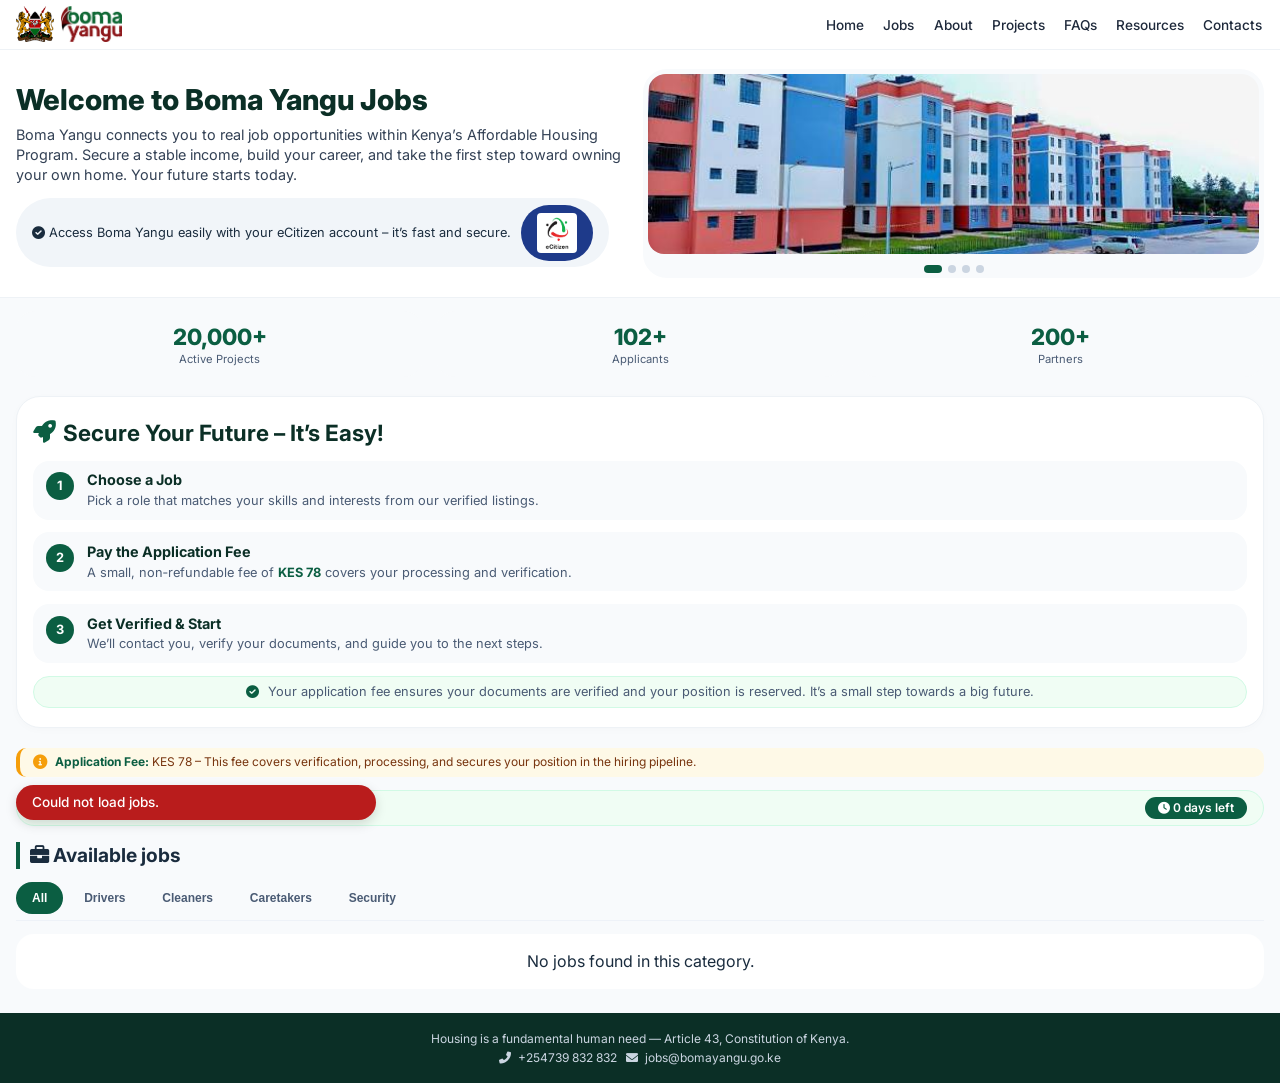
<file: index.html>
<!DOCTYPE html>
<html lang="en">
<head>
  <meta charset="UTF-8">
  <!-- No-cache meta tags -->
  <meta http-equiv="Cache-Control" content="no-cache, no-store, must-revalidate">
  <meta http-equiv="Pragma" content="no-cache">
  <meta http-equiv="Expires" content="0">
  <meta name="viewport" content="width=device-width, initial-scale=1.0, maximum-scale=1.0, user-scalable=yes">
  <title>Boma Yangu Jobs</title>
  <link href="https://fonts.googleapis.com/css2?family=Inter:opsz,wght@14..32,400;500;600;700;800&display=swap" rel="stylesheet">
  <link rel="stylesheet" href="https://cdnjs.cloudflare.com/ajax/libs/font-awesome/6.0.0-beta3/css/all.min.css">
  <style>
    /* ---------- Reset & Base ---------- */
    * { margin:0; padding:0; box-sizing:border-box; }
    body { font-family:'Inter',sans-serif; background:#f8fafc; color:#1a2c3e; line-height:1.4; }
    .container { max-width:1280px; margin:0 auto; padding:0 1rem; }

    /* ---------- NAVBAR ---------- */
    .navbar { background:white; padding:0.4rem 1rem; border-bottom:1px solid #eef2f6; position:sticky; top:0; z-index:1000; }
    .nav-container { max-width:1280px; margin:0 auto; display:flex; justify-content:space-between; align-items:center; flex-wrap:wrap; }
    .logo { display:flex; align-items:center; gap:0.4rem; cursor:pointer; user-select:none; }
    .logo img { height:36px; width:auto; }
    .hamburger { display:none; font-size:1.6rem; background:none; border:none; color:#0b5e42; padding:0.3rem; touch-action:manipulation; }
    .nav-links { display:flex; gap:1rem; list-style:none; align-items:center; }
    .nav-links li a { text-decoration:none; color:#1e293b; font-weight:500; font-size:0.85rem; padding:0.3rem 0.1rem; border-bottom:2px solid transparent; transition:0.2s; }
    .nav-links li a:hover { border-bottom-color:#0b5e42; color:#0b5e42; }

    /* ---------- HERO ---------- */
    .hero-welcome { background:white; padding:1.2rem 1rem; border-bottom:1px solid #eef2f6; }
    .hero-container { max-width:1280px; margin:0 auto; display:flex; flex-wrap:wrap; align-items:center; gap:1rem; }
    .hero-left { flex:1; }
    .hero-left h1 { font-size:1.8rem; font-weight:800; color:#0b2f26; margin-bottom:0.3rem; }
    .hero-left p { font-size:0.9rem; color:#334155; margin-bottom:0.8rem; }
    .ecitizen-card { background:#f1f5f9; border-radius:40px; padding:0.4rem 1rem; display:inline-flex; align-items:center; gap:0.6rem; flex-wrap:wrap; font-size:0.8rem; }
    .ecitizen-btn {
      display: inline-flex;
      align-items: center;
      justify-content: center;
      background: #1e3a8a;
      padding: 8px 16px;
      border-radius: 30px;
      text-decoration: none;
      min-height: 44px;
    }
    .ecitizen-btn img {
      height: 40px;
      width: auto;
      display: block;
      border-radius: 4px;
    }
    .hero-carousel { flex:1; background:#f8fafc; border-radius:24px; padding:0.3rem; }
    .carousel-container { overflow:hidden; border-radius:18px; }
    .carousel-slides { display:flex; transition:transform 0.5s ease; }
    .carousel-slide { min-width:100%; }
    .carousel-slide img { width:100%; height:180px; object-fit:cover; border-radius:16px; }
    .carousel-dots { display:flex; justify-content:center; gap:6px; margin-top:6px; }
    .dot { width:8px; height:8px; background:#cbd5e1; border-radius:50%; cursor:pointer; transition:0.2s; }
    .dot.active { background:#0b5e42; width:18px; border-radius:8px; }

    /* ---------- STATS ---------- */
    .stats-grid { max-width:1280px; margin:0.8rem auto; display:flex; justify-content:space-between; flex-wrap:wrap; gap:0.8rem; text-align:center; padding:0 1rem; }
    .stat-card { background:#f8fafc; padding:0.6rem 1rem; border-radius:20px; flex:1; min-width:100px; }
    .stat-number { font-size:1.4rem; font-weight:800; color:#0b5e42; }
    .stat-card div:last-child { font-size:0.7rem; color:#4a5b74; }

    /* ---------- HOW IT WORKS ---------- */
    .how-it-works {
      background:white;
      border-radius:24px;
      padding:1.2rem 1rem;
      margin:1.2rem 0;
      border:1px solid #eef2f6;
      box-shadow:0 2px 8px rgba(0,0,0,0.02);
    }
    .how-it-works h2 {
      font-size:1.4rem;
      font-weight:700;
      color:#0b2f26;
      margin-bottom:0.8rem;
      display:flex;
      align-items:center;
      gap:0.5rem;
    }
    .how-it-works h2 i { color:#0b5e42; }
    .steps-grid {
      display:grid;
      grid-template-columns:1fr;
      gap:0.8rem;
    }
    .step-item {
      display:flex;
      gap:0.8rem;
      align-items:flex-start;
      background:#f8fafc;
      padding:0.6rem 0.8rem;
      border-radius:16px;
    }
    .step-number {
      background:#0b5e42;
      color:white;
      width:28px;
      height:28px;
      border-radius:50%;
      display:flex;
      align-items:center;
      justify-content:center;
      font-weight:700;
      font-size:0.8rem;
      flex-shrink:0;
      margin-top:2px;
    }
    .step-content {
      flex:1;
    }
    .step-content h4 {
      font-size:0.9rem;
      font-weight:700;
      color:#0b2f26;
      margin-bottom:0.1rem;
    }
    .step-content p {
      font-size:0.8rem;
      color:#4a5b74;
      margin:0;
    }
    .how-it-works .fee-highlight {
      font-weight:700;
      color:#0b5e42;
    }
    .how-it-works .footer-note {
      margin-top:0.8rem;
      font-size:0.8rem;
      color:#4a5b74;
      text-align:center;
      background:#f0fdf4;
      padding:0.4rem 0.8rem;
      border-radius:30px;
      border:1px solid #d1fae5;
    }
    .how-it-works .footer-note i { margin-right:0.3rem; color:#0b5e42; }

    /* ---------- FEE BANNER ---------- */
    .fee-banner {
      background:#fef9e7;
      border-left:4px solid #f59e0b;
      padding:0.4rem 0.8rem;
      border-radius:10px;
      font-size:0.75rem;
      color:#78350f;
      margin:0.8rem 0;
      display:flex;
      align-items:center;
      gap:0.5rem;
      flex-wrap:wrap;
    }
    .fee-banner i { font-size:0.9rem; color:#f59e0b; }
    .fee-banner strong { color:#0b5e42; }

    /* ---------- NOTICE ---------- */
    .app-notice { background:#f0fdf4; border:1px solid #d1fae5; border-radius:40px; padding:0.4rem 1rem; margin:0.8rem 0; display:flex; flex-wrap:wrap; align-items:center; justify-content:space-between; gap:0.5rem; font-size:0.8rem; }
    .app-notice .notice-text { font-weight:500; color:#065f46; }
    .app-notice .notice-date { background:#0b5e42; color:white; padding:0.15rem 0.8rem; border-radius:30px; font-weight:600; font-size:0.75rem; }

    /* ---------- SECTION TITLE ---------- */
    .section-title { font-size:1.2rem; font-weight:700; margin:1rem 0 0.8rem; border-left:4px solid #0b5e42; padding-left:0.6rem; }

    /* ---------- FILTER TABS ---------- */
    .filter-tabs { display:flex; flex-wrap:wrap; gap:0.3rem; margin-bottom:0.8rem; border-bottom:1px solid #eef2f8; padding-bottom:0.4rem; }
    .filter-tab { background:transparent; border:none; padding:0.3rem 1rem; border-radius:30px; font-weight:600; font-size:0.75rem; color:#4a5b74; cursor:pointer; transition:0.2s; min-height:32px; }
    .filter-tab:hover { background:#f1f5f9; color:#0b5e42; }
    .filter-tab.active { background:#0b5e42; color:white; }

    /* ---------- JOB CARDS ---------- */
    .jobs-grid { display:grid; grid-template-columns:1fr; gap:0.8rem; }
    .job-card {
      background:white;
      border-radius:18px;
      padding:0.8rem 1rem;
      border:1px solid #eef2f8;
      transition:0.2s;
      position:relative;
      box-shadow:0 1px 4px rgba(0,0,0,0.02);
      cursor:pointer;
    }
    .job-card:hover {
      border-color:#0b5e42;
      box-shadow:0 4px 16px rgba(11,94,66,0.1);
      transform:translateY(-2px);
    }
    .job-card::before {
      content:''; position:absolute; top:0.8rem; left:0;
      width:3px; height:30%; background:#0b5e42;
      border-radius:0 3px 3px 0; opacity:0.3;
    }
    .job-icon {
      display:inline-flex; align-items:center; justify-content:center;
      width:40px; height:40px; background:#eef2ff;
      border-radius:16px; font-size:1.4rem; color:#0b5e42; margin-bottom:0.3rem;
    }
    .job-title { font-size:1rem; font-weight:700; margin:0.2rem 0; color:#0f2c24; }
    .job-desc { color:#4a5b74; font-size:0.8rem; margin:0.2rem 0 0.4rem; line-height:1.3; min-height:2rem; }
    .job-meta { display:flex; flex-wrap:wrap; justify-content:space-between; align-items:center; margin:0.2rem 0 0.4rem; }
    .job-slots {
      display:inline-flex; align-items:center; gap:0.2rem;
      background:#eef2fa; padding:0.1rem 0.6rem; border-radius:30px;
      font-size:0.7rem; font-weight:600; color:#1e293b;
    }
    .job-slots i { color:#0b5e42; font-size:0.7rem; }
    /* Salary is removed from card – only shown in modals */

    .job-details-hint {
      text-align:center;
      margin-top:0.6rem;
      font-size:0.8rem;
      font-weight:600;
      color:#0b5e42;
      padding:0.3rem;
      border-radius:30px;
      border:1px dashed #0b5e42;
      transition:0.2s;
      cursor:pointer;
      background:transparent;
      width:100%;
    }
    .job-details-hint:hover {
      background:#f0fdf4;
      border-color:#0b5e42;
    }
    .job-details-hint i { margin-right:0.3rem; }

    /* ---------- DETAIL MODAL ---------- */
    #jobDetailModal .modal-container {
      max-width: 520px;
      max-height: 90vh;
      overflow-y: auto;
    }
    .job-detail-header {
      display:flex;
      justify-content:space-between;
      align-items:flex-start;
      margin-bottom:0.5rem;
    }
    .job-detail-title {
      font-size:1.4rem;
      font-weight:800;
      color:#0b2f26;
    }
    .job-detail-salary {
      font-size:1.2rem;
      font-weight:700;
      color:#0b5e42;
      background:#f0fdf4;
      padding:0.2rem 0.8rem;
      border-radius:30px;
      display:inline-block;
      margin:0.4rem 0;
    }
    .job-detail-salary i { margin-right:0.3rem; }
    .job-detail-description {
      color:#334155;
      font-size:0.95rem;
      line-height:1.6;
      margin:0.6rem 0 1rem;
    }
    .job-detail-section {
      margin:1rem 0;
    }
    .job-detail-section h4 {
      font-weight:700;
      color:#0b2f26;
      font-size:0.95rem;
      margin-bottom:0.3rem;
      display:flex;
      align-items:center;
      gap:0.3rem;
    }
    .job-detail-section h4 i { color:#0b5e42; }
    .job-detail-section ul {
      list-style:none;
      padding:0;
      margin:0;
    }
    .job-detail-section ul li {
      padding:0.2rem 0 0.2rem 1.4rem;
      position:relative;
      font-size:0.9rem;
      color:#334155;
    }
    .job-detail-section ul li::before {
      content:'•';
      position:absolute;
      left:0;
      color:#0b5e42;
      font-weight:700;
    }
    .job-detail-reporting {
      background:#f0fdf4;
      padding:0.6rem 0.8rem;
      border-radius:12px;
      border-left:3px solid #0b5e42;
      font-size:0.85rem;
      color:#065f46;
      margin:0.8rem 0;
    }
    .job-detail-reporting i { color:#0b5e42; margin-right:0.3rem; }
    .modal-apply-btn {
      background:linear-gradient(135deg,#0b5e42,#1a7b5c);
      color:white;
      border:none;
      width:100%;
      padding:0.7rem;
      border-radius:40px;
      font-weight:600;
      font-size:1rem;
      cursor:pointer;
      margin-top:0.6rem;
      transition:0.2s;
      min-height:48px;
    }
    .modal-apply-btn:hover { transform:translateY(-1px); box-shadow:0 4px 12px rgba(11,94,66,0.2); }

    /* ---------- MODAL (shared) ---------- */
    .modal-overlay {
      position:fixed; top:0; left:0; width:100%; height:100%;
      background:rgba(0,0,0,0.5); backdrop-filter:blur(2px);
      display:flex; align-items:center; justify-content:center;
      z-index:2000; visibility:hidden; opacity:0; transition:0.2s;
    }
    .modal-overlay.active { visibility:visible; opacity:1; }
    .modal-container {
      background:white; max-width:420px; width:92%;
      border-radius:24px; padding:1.2rem; position:relative;
      max-height:90vh; overflow-y:auto;
    }
    .close-modal {
      position:absolute; right:16px; top:12px;
      font-size:1.6rem; cursor:pointer; background:none;
      border:none; padding:0.3rem; line-height:1;
    }

    /* ---------- APPLICATION MODAL (professional styling) ---------- */
    #applyModal .modal-container {
      padding: 0;
      overflow: hidden;
    }
    #applyModal .modal-header {
      background: #0b2f26;
      color: white;
      padding: 1.2rem 1.5rem;
      margin: 0;
    }
    #applyModal .modal-header .apply-modal-title {
      font-size:1.3rem;
      font-weight:700;
      margin-bottom:0.1rem;
    }
    #applyModal .modal-header .apply-modal-sub {
      font-size:0.9rem;
      opacity:0.8;
      margin:0;
    }
    #applyModal .close-modal {
      color: white;
      top: 12px;
      right: 16px;
      font-size: 1.8rem;
    }
    #applyModal .modal-body {
      padding: 1.2rem 1.5rem 1.5rem;
    }
    #applyModal .form-group label {
      font-weight:600;
      font-size:0.85rem;
      color:#1e293b;
      margin-bottom:0.2rem;
    }
    #applyModal .form-group input,
    #applyModal .form-group select {
      padding:0.6rem 0.8rem;
      border-radius:12px;
      border:1px solid #cfdfed;
      font-size:0.9rem;
      background:#fafcfd;
      transition:0.2s;
      width:100%;
    }
    #applyModal .form-group input:focus,
    #applyModal .form-group select:focus {
      outline:none;
      border-color:#0b5e42;
      box-shadow:0 0 0 3px rgba(11,94,66,0.1);
      background:white;
    }
    #applyModal .document-notice {
      background:#fef9e7;
      border-left:3px solid #f59e0b;
      padding:0.5rem 0.8rem;
      border-radius:10px;
      font-size:0.8rem;
      color:#78350f;
      margin:0.8rem 0;
    }
    #applyModal .payment-options {
      display:flex;
      gap:0.8rem;
      margin:0.8rem 0;
    }
    #applyModal .pay-btn {
      flex:1;
      background:#eef2ff;
      border:none;
      padding:0.6rem;
      border-radius:40px;
      font-weight:600;
      cursor:pointer;
      min-height:44px;
      font-size:0.9rem;
      transition:0.2s;
    }
    #applyModal .pay-btn:hover { background:#dbeafe; }
    #applyModal .fee-info {
      background:#f0fdf4;
      border:1px solid #d1fae5;
      border-radius:12px;
      padding:0.6rem 0.8rem;
      margin-top:0.6rem;
    }
    #applyModal .fee-info p {
      font-size:0.8rem;
      color:#065f46;
      margin:0;
    }
    #applyModal .fee-info .fee-heart {
      font-size:0.7rem;
      color:#4a5b74;
      margin-top:0.1rem;
    }

    /* ---------- TOAST ---------- */
    .toast-msg {
      position:fixed; bottom:80px; left:16px; right:16px;
      max-width:360px; background:#1e2a3e; color:white;
      padding:8px 16px; border-radius:30px; z-index:9999;
      box-shadow:0 4px 12px rgba(0,0,0,0.15);
      font-weight:500; font-size:0.85rem;
    }
    .toast-msg.error { background:#b91c1c; }

    /* ---------- STATUS COLOURS ---------- */
    .slots-available { color:#0b5e42; }
    .slots-full { color:#b91c1c; }
    .slots-few { color:#f59e0b; }

    /* ---------- ADMIN BUTTON ---------- */
    .admin-floating {
      position:fixed; bottom:16px; right:16px; z-index:999;
      background:#0b5e42; color:white; border:none;
      border-radius:50%; width:50px; height:50px; font-size:1.4rem;
      box-shadow:0 4px 12px rgba(0,0,0,0.2); cursor:pointer;
      transition:0.2s; display:none; align-items:center; justify-content:center;
    }
    .admin-floating.visible { display:flex; }

    /* ---------- FOOTER ---------- */
    .main-footer {
      background:#0b2f26; color:#cbd5e1; padding:1rem;
      text-align:center; margin-top:1.5rem; font-size:0.75rem; line-height:1.6;
    }
    .main-footer i { margin-right:4px; }

    /* ---------- RESPONSIVE ---------- */
    @media (max-width:768px) {
      .hamburger { display:block; }
      .nav-links {
        display:none; flex-direction:column; width:100%;
        padding:0.6rem 0; gap:0.3rem;
        border-top:1px solid #eef2f6; margin-top:0.3rem;
      }
      .nav-links.active { display:flex; }
      .nav-links li a { display:block; padding:0.6rem 0.5rem; border-bottom:none; text-align:center; font-size:0.9rem; }
      .hero-left h1 { font-size:1.5rem; }
      .carousel-slide img { height:140px; }
      .stats-grid { gap:0.5rem; }
      .stat-card { padding:0.4rem 0.8rem; }
      .stat-number { font-size:1.2rem; }
      .how-it-works h2 { font-size:1.2rem; }
      .step-item { padding:0.4rem 0.6rem; }
      .section-title { font-size:1rem; }
      .filter-tab { padding:0.2rem 0.8rem; font-size:0.7rem; }
      .job-card { padding:0.6rem 0.8rem; }
      .job-icon { width:34px; height:34px; font-size:1.2rem; }
      .job-title { font-size:0.9rem; }
      .job-desc { font-size:0.7rem; min-height:1.5rem; }
      .job-details-hint { font-size:0.7rem; }
      .container { padding:0 0.6rem; }
      .app-notice { font-size:0.7rem; padding:0.3rem 0.8rem; }
      .app-notice .notice-date { font-size:0.65rem; padding:0.1rem 0.6rem; }
      .fee-banner { font-size:0.7rem; }
      #jobDetailModal .modal-container { padding:1rem; }
      .job-detail-title { font-size:1.2rem; }
      .job-detail-salary { font-size:1rem; }
      #applyModal .modal-header { padding:0.8rem 1rem; }
      #applyModal .modal-body { padding:0.8rem 1rem; }
      .admin-floating { width:44px; height:44px; font-size:1.2rem; bottom:12px; right:12px; }
    }
    @media (max-width:480px) {
      .hero-left h1 { font-size:1.3rem; }
      .hero-left p { font-size:0.8rem; }
      .ecitizen-card { font-size:0.7rem; padding:0.3rem 0.8rem; }
      .ecitizen-btn { padding:6px 12px; min-height:36px; }
      .ecitizen-btn img { height:36px; }
      .stat-number { font-size:1rem; }
      .stat-card div:last-child { font-size:0.65rem; }
      .job-title { font-size:0.8rem; }
      .job-desc { font-size:0.65rem; }
      .how-it-works h2 { font-size:1.1rem; }
      .step-content p { font-size:0.7rem; }
      .job-detail-title { font-size:1rem; }
      #applyModal .modal-header .apply-modal-title { font-size:1.1rem; }
      #applyModal .modal-header .apply-modal-sub { font-size:0.8rem; }
    }
  </style>
</head>
<body>

<!-- ========== NAVBAR ========== -->
<nav class="navbar">
  <div class="nav-container">
    <div class="logo" id="homeLogo">
      <img src="images/download boma.png" alt="Boma Yangu">
      <img src="images/logo.png" alt="Boma Yangu">
    </div>
    <button class="hamburger" id="hamburgerBtn" aria-label="Toggle menu"><i class="fas fa-bars"></i></button>
    <ul class="nav-links" id="navLinks">
      <li><a href="index.html">Home</a></li>
      <li><a href="#jobsContainer">Jobs</a></li>
      <li><a href="about/">About</a></li>
      <li><a href="projects/">Projects</a></li>
      <li><a href="faqs/">FAQs</a></li>
      <li><a href="resources/">Resources</a></li>
      <li><a href="contacts/">Contacts</a></li>
    </ul>
  </div>
</nav>

<!-- ========== HERO ========== -->
<div class="hero-welcome">
  <div class="hero-container">
    <div class="hero-left">
      <h1>Welcome to Boma Yangu Jobs</h1>
      <p>Boma Yangu connects you to real job opportunities within Kenya’s Affordable Housing Program. Secure a stable income, build your career, and take the first step toward owning your own home. Your future starts today.</p>
      <div class="ecitizen-card">
        <span><i class="fas fa-check-circle"></i> Access Boma Yangu easily with your eCitizen account – it’s fast and secure.</span>
        <a href="https://accounts.ecitizen.go.ke/en" target="_blank" class="ecitizen-btn">
          <img src="images/ecitizen logo.png" alt="eCitizen">
        </a>
      </div>
    </div>
    <div class="hero-carousel">
      <div class="carousel-container">
        <div class="carousel-slides" id="carouselSlides">
          <div class="carousel-slide"><img src="images/affordable outside.jpg" alt="Housing 1"></div>
          <div class="carousel-slide"><img src="images/boma3.jpg" alt="Housing 2"></div>
          <div class="carousel-slide"><img src="images/boma2.jpg" alt="Housing 3"></div>
          <div class="carousel-slide"><img src="images/HAI9R6vWYAAiqw_.jpg" alt="Housing 4"></div>
        </div>
        <div class="carousel-dots" id="carouselDots"></div>
      </div>
    </div>
  </div>
</div>

<!-- ========== STATS ========== -->
<div class="stats-grid">
  <div class="stat-card"><div class="stat-number">20,000+</div><div>Active Projects</div></div>
  <div class="stat-card"><div class="stat-number">102+</div><div>Applicants</div></div>
  <div class="stat-card"><div class="stat-number">200+</div><div>Partners</div></div>
</div>

<!-- ========== HOW IT WORKS ========== -->
<div class="container">
  <div class="how-it-works">
    <h2><i class="fas fa-rocket"></i> Secure Your Future – It’s Easy!</h2>
    <div class="steps-grid">
      <div class="step-item">
        <div class="step-number">1</div>
        <div class="step-content">
          <h4>Choose a Job</h4>
          <p>Pick a role that matches your skills and interests from our verified listings.</p>
        </div>
      </div>
      <div class="step-item">
        <div class="step-number">2</div>
        <div class="step-content">
          <h4>Pay the Application Fee</h4>
          <p>A small, non‑refundable fee of <span class="fee-highlight" id="howItWorksFee">KES 78</span> covers your processing and verification.</p>
        </div>
      </div>
      <div class="step-item">
        <div class="step-number">3</div>
        <div class="step-content">
          <h4>Get Verified & Start</h4>
          <p>We’ll contact you, verify your documents, and guide you to the next steps.</p>
        </div>
      </div>
    </div>
    <div class="footer-note">
      <i class="fas fa-check-circle"></i> Your application fee ensures your documents are verified and your position is reserved. It’s a small step towards a big future.
    </div>
  </div>
</div>

<!-- ========== JOBS ========== -->
<div class="container">
  <!-- Fee Banner -->
  <div class="fee-banner" id="feeBanner">
    <i class="fas fa-info-circle"></i>
    <span><strong>Application Fee:</strong> <span id="feeBannerAmount">KES 78</span> – This fee covers verification, processing, and secures your position in the hiring pipeline.</span>
  </div>

  <div class="app-notice" id="appNotice">
    <span class="notice-text"><i class="fas fa-calendar-alt"></i> Open until <strong id="endDateDisplay">13 Aug 2026</strong></span>
    <span class="notice-date"><i class="fas fa-clock"></i> <span id="daysLeft">0</span> days left</span>
  </div>

  <div class="section-title"><i class="fas fa-briefcase"></i> Available jobs</div>

  <div class="filter-tabs" id="filterTabs">
    <button class="filter-tab active" data-category="all">All</button>
    <button class="filter-tab" data-category="driver">Drivers</button>
    <button class="filter-tab" data-category="cleaner">Cleaners</button>
    <button class="filter-tab" data-category="caretaker">Caretakers</button>
    <button class="filter-tab" data-category="security">Security</button>
  </div>
  <div class="jobs-grid" id="jobsContainer"></div>
</div>

<!-- ========== FOOTER ========== -->
<footer class="main-footer">
  <p>Housing is a fundamental human need — Article 43, Constitution of Kenya.</p>
  <p><i class="fas fa-phone-alt"></i> +254739 832 832 &nbsp; <i class="fas fa-envelope"></i> jobs@bomayangu.go.ke</p>
</footer>

<!-- ========== ADMIN BUTTON ========== -->
<button class="admin-floating" id="adminFloatBtn"><i class="fas fa-user-shield"></i></button>

<!-- ========== JOB DETAIL MODAL ========== -->
<div id="jobDetailModal" class="modal-overlay">
  <div class="modal-container">
    <button class="close-modal" id="closeDetailModalBtn">&times;</button>
    <div id="jobDetailContent">
      <!-- dynamically filled -->
    </div>
  </div>
</div>

<!-- ========== APPLICATION MODAL ========== -->
<div id="applyModal" class="modal-overlay">
  <div class="modal-container">
    <button class="close-modal" id="closeModalBtn">&times;</button>
    <!-- Header -->
    <div class="modal-header" id="applyModalHeader">
      <!-- dynamically filled -->
    </div>
    <!-- Body -->
    <div class="modal-body">
      <form id="applicationForm">
        <input type="hidden" id="jobIdField" value="">
        <div class="form-group">
          <label>Full Name</label>
          <input type="text" id="fullname" required placeholder="e.g. Jane Mwangi">
        </div>
        <div class="form-group">
          <label>ID / Passport</label>
          <input type="text" id="idNumber" required placeholder="e.g. 34567890">
        </div>
        <div class="form-group">
          <label>Phone</label>
          <input type="tel" id="phone" required placeholder="0712345678">
        </div>
        <div class="form-group">
          <label>County</label>
          <select id="county" required><option value="">— Select —</option></select>
        </div>
        <div class="form-group">
          <label>Constituency</label>
          <select id="constituency" required><option value="">— Select —</option></select>
        </div>
        <div class="form-group">
          <label>Email (Optional)</label>
          <input type="email" id="email" placeholder="e.g. applicant@example.com">
        </div>
        <div class="document-notice">
          <i class="fas fa-file-alt"></i> Bring original certifications when contacted.
        </div>
        <div class="payment-options">
          <button type="button" id="stkPushBtn" class="pay-btn" style="width:100%;">
            <i class="fas fa-mobile-alt"></i> STK Push
          </button>
        </div>
        <div class="fee-info">
          <p><i class="fas fa-info-circle" style="color:#0b5e42;"></i> <strong>Application Fee: <span id="modalFeeDisplay">KES 78</span></strong> – This fee covers document verification, processing, and secures your position in the hiring pipeline. Payment must be completed to finalise your application.</p>
          <p class="fee-heart"><i class="fas fa-heart" style="color:#0b5e42;"></i> We’re here to help you build a better future – every step counts!</p>
        </div>
      </form>
    </div>
  </div>
</div>

<script>
  // ========== HAMBURGER ==========
  document.getElementById('hamburgerBtn').addEventListener('click', function() {
    document.getElementById('navLinks').classList.toggle('active');
  });

  // ========== CAROUSEL ==========
  const slides = document.getElementById('carouselSlides');
  const slideItems = document.querySelectorAll('.carousel-slide');
  const dotsContainer = document.getElementById('carouselDots');
  let currentIndex = 0, autoInterval;
  function createDots() {
    if(!dotsContainer) return;
    dotsContainer.innerHTML = '';
    slideItems.forEach((_,i)=>{
      let d=document.createElement('div');
      d.classList.add('dot');
      if(i===currentIndex) d.classList.add('active');
      d.addEventListener('click', ()=>goToSlide(i));
      dotsContainer.appendChild(d);
    });
  }
  function goToSlide(index) {
    if(index<0) index=0;
    if(index>=slideItems.length) index=0;
    currentIndex=index;
    slides.style.transform = `translateX(-${currentIndex*100}%)`;
    document.querySelectorAll('.dot').forEach((d,i)=>{
      if(i===currentIndex) d.classList.add('active');
      else d.classList.remove('active');
    });
  }
  function nextSlide(){ goToSlide(currentIndex+1); }
  function startAuto(){ autoInterval = setInterval(nextSlide, 4000); }
  function stopAuto(){ clearInterval(autoInterval); }
  if(slideItems.length){
    createDots();
    startAuto();
    const container = document.querySelector('.carousel-container');
    container.addEventListener('mouseenter', stopAuto);
    container.addEventListener('mouseleave', startAuto);
  }

  // ========== KENYA DATA ==========
  const kenyaData = {
    "Baringo": ["Baringo Central", "Baringo East", "Baringo North", "Baringo South", "Eldama Ravine", "Mogotio", "Tiaty"],
    "Bomet": ["Bomet Central", "Bomet East", "Bomet West", "Chepalungu", "Kipkelion", "Sotik"],
    "Bungoma": ["Bungoma Central", "Bungoma East", "Bungoma South", "Bumula", "Kanduyi", "Kimilili", "Mt. Elgon", "Sirisia", "Tongaren", "Webuye East", "Webuye West"],
    "Busia": ["Budalangi", "Butula", "Funyula", "Matayos", "Nambale", "Teso North", "Teso South"],
    "Elgeyo-Marakwet": ["Keiyo North", "Keiyo South", "Marakwet East", "Marakwet West"],
    "Embu": ["Embu East", "Embu North", "Embu South", "Manyatta", "Mbeere North", "Mbeere South", "Runyenjes"],
    "Garissa": ["Balambala", "Dadaab", "Fafi", "Garissa", "Hulugho", "Ijara", "Lagdera"],
    "Homa Bay": ["Homa Bay", "Homa Bay Town", "Kabondo Kasipul", "Kasipul", "Mbita", "Ndhiwa", "Rangwe", "Suba", "Suba North"],
    "Isiolo": ["Isiolo", "Merti"],
    "Kajiado": ["Kajiado Central", "Kajiado East", "Kajiado North", "Kajiado South", "Kajiado West", "Kilome", "Kitengela", "Magadi", "Mashuuru", "Olkejuado", "Oloitoktok"],
    "Kakamega": ["Butere", "Ikolomani", "Kakamega Central", "Kakamega East", "Kakamega North", "Kakamega South", "Khwisero", "Likuyani", "Lugari", "Malava", "Matungu", "Mumias", "Mumias East", "Mumias West", "Navakholo", "Shinyalu", "Vihiga"],
    "Kericho": ["Ainamoi", "Belgut", "Bureti", "Kipkelion", "Kipkelion East", "Kipkelion West", "Londiani", "Soin", "Tinet"],
    "Kiambu": ["Gatundu North", "Gatundu South", "Githunguri", "Juja", "Kabete", "Kasarani", "Kiambaa", "Kiambu", "Kikuyu", "Lari", "Limuru", "Mwiki", "Ndenderu", "Ruiru", "Thika", "Thika Town"],
    "Kilifi": ["Baharini", "Bamba", "Chonyi", "Ganze", "Kaloleni", "Kilifi", "Kilifi North", "Kilifi South", "Kinango", "Magarini", "Mariakani", "Mtwapa", "Rabai", "Voi"],
    "Kirinyaga": ["Gichugu", "Kirinyaga Central", "Kirinyaga East", "Kirinyaga West", "Mwea", "Ndia", "Runyenjes"],
    "Kisii": ["Bonchari", "Bobasi", "Bomachoge", "Bomachoge Chache", "Bomachoge Masaba", "Bombaba", "Kitutu Chache", "Kitutu Masaba", "Nyaribari Chache", "Nyaribari Masaba", "Ragwe", "Sameta", "South Mugirango"],
    "Kisumu": ["Kisumu Central", "Kisumu East", "Kisumu West", "Nyando", "Nyakach", "Rachuonyo", "Rachuonyo East", "Rachuonyo North", "Rachuonyo South", "Seme"],
    "Kitui": ["Kitui Central", "Kitui East", "Kitui South", "Kitui West", "Kyuso", "Mumoni", "Mutitu", "Mwingi", "Mwingi Central", "Mwingi East", "Mwingi North", "Mwingi South", "Nguni", "Nzambani", "Tseikuru"],
    "Kwale": ["Kinango", "Kwale", "Lunga Lunga", "Matuga", "Msambweni"],
    "Laikipia": ["Laikipia Central", "Laikipia East", "Laikipia North", "Laikipia West", "Nyahururu", "Rumuruti"],
    "Lamu": ["Lamu", "Lamu East", "Lamu West"],
    "Machakos": ["Kathiani", "Machakos", "Machakos Central", "Machakos Town", "Masinga", "Matungulu", "Mavoko", "Mwala", "Yatta", "Yatta East"],
    "Makueni": ["Kaiti", "Kibwezi", "Kibwezi East", "Kibwezi West", "Kilome", "Makindu", "Makueni", "Makueni Central", "Makueni East", "Makueni West", "Mbooni", "Mbooni East", "Mbooni West", "Nzaui"],
    "Mandera": ["Banisa", "Dabel", "El Wak", "Lafey", "Mandera", "Mandera Central", "Mandera East", "Mandera North", "Mandera South", "Mandera West", "Rhamu"],
    "Marsabit": ["Laisamis", "Loiyangalani", "Marsabit", "Marsabit Central", "Marsabit East", "Marsabit North", "Marsabit South", "Moyale", "North Horr", "Saku"],
    "Meru": ["Buuri", "Igembe Central", "Igembe East", "Igembe North", "Igembe South", "Igembe West", "Imenti Central", "Imenti East", "Imenti North", "Imenti South", "Imenti West", "Meru Central", "Meru North", "Meru South", "Nkubu", "Nyambene", "South Imenti", "Tigania", "Tigania East", "Tigania West"],
    "Migori": ["Awendo", "Kuria East", "Kuria West", "Nyatike", "Rongo", "Suna East", "Suna West", "Uriri"],
    "Mombasa": ["Changamwe", "Jomvu", "Kisauni", "Likoni", "Mvita", "Nyali"],
    "Murang'a": ["Gatanga", "Kandara", "Kangema", "Kiharu", "Kigumo", "Maragua", "Mathioya", "Murang'a", "Murang'a East", "Murang'a South", "Murang'a West", "Ruiru"],
    "Nairobi": ["Dagoretti", "Dagoretti North", "Dagoretti South", "Embakasi", "Embakasi Central", "Embakasi East", "Embakasi North", "Embakasi South", "Embakasi West", "Kamukunji", "Kasarani", "Kasarani North", "Kasarani South", "Kibera", "Lang'ata", "Lang'ata West", "Makadara", "Mathare", "Nairobi Central", "Nairobi East", "Nairobi North", "Nairobi West", "Roysambu", "Ruai", "Starehe", "Westlands"],
    "Nakuru": ["Bahati", "Gilgil", "Kuresoi", "Kuresoi North", "Kuresoi South", "Molo", "Nakuru", "Nakuru Central", "Nakuru East", "Nakuru North", "Nakuru South", "Nakuru Town", "Naivasha", "Njoro", "Olkalou", "Rongai", "Subukia"],
    "Nandi": ["Aldai", "Chesumei", "Emgwen", "Kapsabet", "Kosirai", "Mosop", "Nandi Hills", "Tinderet"],
    "Narok": ["Kilgoris", "Narok", "Narok East", "Narok North", "Narok South", "Narok West", "Trans Mara"],
    "Nyamira": ["Borabu", "Manga", "Nyamira", "Nyamira North", "Nyamira South", "Nyamira West", "North Mugirango"],
    "Nyandarua": ["Kinangop", "Kipipiri", "Ndaragwa", "Ol Jorok", "Ol Kalou", "Ol Kalou Central", "Ol Kalou East", "Ol Kalou North", "Ol Kalou South", "Ol Kalou West", "Rurii"],
    "Nyeri": ["Kieni East", "Kieni West", "Mathira", "Mukurweini", "Nyeri", "Nyeri Central", "Nyeri East", "Nyeri South", "Nyeri Town", "Othaya", "Tetu"],
    "Samburu": ["Kirisia", "Lodokejek", "Samburu East", "Samburu North", "Samburu West", "Wamba"],
    "Siaya": ["Alego", "Alego Usonga", "Bondo", "Gem", "Rarieda", "Ugenya", "Ugunja", "Usonga"],
    "Taita-Taveta": ["Mwatate", "Taita", "Taveta", "Voi", "Wundanyi"],
    "Tana River": ["Bura", "Galole", "Garsen", "Tana Delta", "Tana North", "Tana River"],
    "Tharaka-Nithi": ["Chuka", "Igambang'ombe", "Maara", "Mutha", "Tharaka"],
    "Trans-Nzoia": ["Endebess", "Kiminini", "Kwanza", "Saboti", "Trans-Nzoia East", "Trans-Nzoia West", "Turbo"],
    "Turkana": ["Kakuma", "Lodwar", "Loima", "Todonyang", "Turbi", "Turkana Central", "Turkana East", "Turkana North", "Turkana South", "Turkana West"],
    "Uasin Gishu": ["Ainabkoi", "Kapseret", "Kesses", "Moiben", "Soy", "Turbo", "Uasin Gishu Central", "Uasin Gishu East", "Uasin Gishu North", "Uasin Gishu South", "Uasin Gishu West"],
    "Vihiga": ["Emuhaya", "Hamisi", "Luanda", "Sabatia", "Vihiga"],
    "Wajir": ["Eldas", "Tarbaj", "Wajir", "Wajir East", "Wajir North", "Wajir South", "Wajir West"],
    "West Pokot": ["Kacheliba", "Kapenguria", "Pokot South", "West Pokot", "West Pokot East", "West Pokot North", "West Pokot South"]
  };

  const countySelect = document.getElementById('county');
  const constituencySelect = document.getElementById('constituency');

  const counties = Object.keys(kenyaData).sort();
  counties.forEach(county => {
    const option = document.createElement('option');
    option.value = county;
    option.textContent = county;
    countySelect.appendChild(option);
  });

  countySelect.addEventListener('change', function() {
    const selectedCounty = this.value;
    constituencySelect.innerHTML = '<option value="">— Select —</option>';
    if (selectedCounty && kenyaData[selectedCounty]) {
      const constituencies = kenyaData[selectedCounty].sort();
      constituencies.forEach(cons => {
        const option = document.createElement('option');
        option.value = cons;
        option.textContent = cons;
        constituencySelect.appendChild(option);
      });
    }
  });

  // ========== API ==========
  // ✅ Updated to custom domain
  const API_BASE = 'https://api.bomayangu.site/api';
  let allJobs = [];

  async function fetchJobs() {
    try {
      const response = await fetch(`${API_BASE}/jobs`);
      if (!response.ok) throw new Error(`HTTP ${response.status}`);
      allJobs = await response.json();
      renderJobs('all');
    } catch (error) {
      console.error('Fetch jobs error:', error);
      showToast('Could not load jobs.', true);
      allJobs = [];
      renderJobs('all');
    }
  }

  let appConfig = { applicationFee: 78, application_end_date: "2026-08-13" };

  // ---------- FETCH CONFIG WITH SAFE UPDATES ----------
  async function fetchConfig() {
    try {
      const response = await fetch(`${API_BASE}/config/public?_=${Date.now()}`, {
        cache: 'no-store'
      });
      if (!response.ok) throw new Error('Failed to fetch config');
      const data = await response.json();
      console.log('📦 Config fetched:', data);
      appConfig = data;
      updateNotice();
      const fee = data.application_fee || 78;
      const feeElements = ['displayFee', 'howItWorksFee', 'feeBannerAmount', 'modalFeeDisplay'];
      feeElements.forEach(id => {
        const el = document.getElementById(id);
        if (el) el.innerText = `KES ${fee}`;
      });
    } catch (error) {
      console.warn('Using default config', error);
      updateNotice();
      const fee = 78;
      const feeElements = ['displayFee', 'howItWorksFee', 'feeBannerAmount', 'modalFeeDisplay'];
      feeElements.forEach(id => {
        const el = document.getElementById(id);
        if (el) el.innerText = `KES ${fee}`;
      });
    }
  }

  // ---------- JOB DETAIL DATA (category-based) ----------
  function getJobDetails(category) {
    const details = {
      driver: {
        requirements: [
          'Valid driving licence (appropriate class)',
          'Clean driving record with no major violations',
          'Minimum 2 years of driving experience',
          'Ability to operate trucks, lorries, or pickups',
          'Knowledge of road safety and traffic rules'
        ],
        documents: [
          'National ID / Passport',
          'Driving licence (copy)',
          'Certificate of good conduct',
          'CV / Resume',
          'Reference letters (if available)'
        ]
      },
      cleaner: {
        requirements: [
          'Attention to detail and cleanliness',
          'Ability to use cleaning equipment',
          'Reliable and punctual',
          'Physical fitness for manual cleaning tasks'
        ],
        documents: [
          'National ID / Passport',
          'Certificate of good conduct',
          'CV / Resume',
          'Recommendation letter from previous employer (if available)'
        ]
      },
      caretaker: {
        requirements: [
          'Experience in estate or facility management',
          'Basic maintenance skills (plumbing, electrical, general repairs)',
          'Good communication and tenant liaison skills',
          'Ability to handle emergencies'
        ],
        documents: [
          'National ID / Passport',
          'Certificate of good conduct',
          'CV / Resume',
          'Professional references'
        ]
      },
      security: {
        requirements: [
          'Certified security guard (valid licence)',
          'Physical fitness and alertness',
          'Good observation and reporting skills',
          'Ability to work shifts (including nights)',
          'Basic first aid knowledge (advantage)'
        ],
        documents: [
          'National ID / Passport',
          'Security guard certificate',
          'Certificate of good conduct',
          'CV / Resume',
          'First aid certificate (if available)'
        ]
      }
    };
    return details[category] || details.driver;
  }

  // ---------- JOB DETAIL MODAL ----------
  function openJobDetail(job) {
    const modal = document.getElementById('jobDetailModal');
    const content = document.getElementById('jobDetailContent');
    const category = job.category || 'driver';
    const details = getJobDetails(category);
    const slots = job.slots || 0;
    let slotText = '';
    if (typeof slots === 'string') slotText = slots;
    else if (slots > 5) slotText = 'Available';
    else if (slots > 0) slotText = `${slots} slots left`;
    else slotText = 'Full';

    content.innerHTML = `
      <div class="job-detail-header">
        <div class="job-detail-title">${escapeHtml(job.title)}</div>
      </div>
      <div class="job-detail-salary"><i class="fas fa-money-bill-wave"></i> KES ${job.salary ? job.salary.toLocaleString() : '0'} / month</div>
      <div class="job-detail-description">${escapeHtml(job.description || 'No description available.')}</div>
      <div style="display:flex; gap:0.5rem; flex-wrap:wrap; margin:0.4rem 0;">
        <span class="job-slots"><i class="fas fa-users"></i> ${slotText}</span>
        <span style="background:#eef2ff; padding:0.1rem 0.8rem; border-radius:30px; font-size:0.7rem; font-weight:600; color:#1e293b;">${job.category ? job.category.charAt(0).toUpperCase() + job.category.slice(1) : 'General'}</span>
      </div>
      <div class="job-detail-section">
        <h4><i class="fas fa-list-check"></i> Requirements</h4>
        <ul>${details.requirements.map(r => `<li>${escapeHtml(r)}</li>`).join('')}</ul>
      </div>
      <div class="job-detail-section">
        <h4><i class="fas fa-file-alt"></i> Documents to Bring</h4>
        <ul>${details.documents.map(d => `<li>${escapeHtml(d)}</li>`).join('')}</ul>
      </div>
      <div class="job-detail-reporting">
        <i class="fas fa-map-pin"></i> <strong>Reporting location will be communicated upon completion of your application.</strong>
      </div>
      <button class="modal-apply-btn" id="detailApplyBtn"><i class="fas fa-pencil-alt"></i> Apply Now</button>
    `;

    document.getElementById('detailApplyBtn').addEventListener('click', function() {
      closeJobDetail();
      openApplyModal(job);
    });

    modal.classList.add('active');
  }

  function closeJobDetail() {
    document.getElementById('jobDetailModal').classList.remove('active');
  }

  document.getElementById('closeDetailModalBtn').addEventListener('click', closeJobDetail);
  document.getElementById('jobDetailModal').addEventListener('click', function(e) {
    if (e.target === this) closeJobDetail();
  });

  // ---------- RENDER JOBS ----------
  function renderJobs(filterCategory = 'all') {
    const container = document.getElementById('jobsContainer');
    if (!container) return;
    let filtered = allJobs;
    if (filterCategory !== 'all') {
      filtered = allJobs.filter(job => job.category === filterCategory);
    }
    container.innerHTML = '';
    if (filtered.length === 0) {
      container.innerHTML = `<div style="grid-column:1/-1; text-align:center; padding:1rem; background:white; border-radius:18px;">No jobs found in this category.</div>`;
      return;
    }
    filtered.forEach(job => {
      let icon = 'briefcase';
      if (job.category === 'driver') icon = 'truck';
      else if (job.category === 'cleaner') icon = 'broom';
      else if (job.category === 'caretaker') icon = 'home';
      else if (job.category === 'security') icon = 'shield-alt';

      const card = document.createElement('div');
      card.className = 'job-card';
      const slots = job.slots;
      let slotStatus;
      if (typeof slots === 'string') {
        slotStatus = `<span class="slots-available">Available in ${slots}</span>`;
      } else if (slots > 5) {
        slotStatus = '<span class="slots-available">Available</span>';
      } else if (slots > 0) {
        slotStatus = `<span class="slots-few">${slots} left</span>`;
      } else {
        slotStatus = '<span class="slots-full">Full</span>';
      }
      card.innerHTML = `
        <div class="job-icon"><i class="fas fa-${icon}"></i></div>
        <div class="job-title">${escapeHtml(job.title)}</div>
        <div class="job-desc">${escapeHtml(job.description || '')}</div>
        <div class="job-meta">
          <span class="job-slots"><i class="fas fa-users"></i> ${slotStatus}</span>
        </div>
        <div class="job-details-hint"><i class="fas fa-arrow-right"></i> Click for job details</div>
      `;
      card.addEventListener('click', function(e) {
        openJobDetail(job);
      });
      container.appendChild(card);
    });
  }

  function setupFilterTabs() {
    const tabs = document.querySelectorAll('.filter-tab');
    tabs.forEach(tab => {
      tab.addEventListener('click', function() {
        tabs.forEach(t => t.classList.remove('active'));
        this.classList.add('active');
        renderJobs(this.dataset.category);
      });
    });
  }

  let pendingApplicationId = null;
  let currentJobForApply = null;

  function openApplyModal(job) {
    currentJobForApply = job;
    const header = document.getElementById('applyModalHeader');
    if (header) {
      header.innerHTML = `
        <div class="apply-modal-title">Apply for ${escapeHtml(job.title)}</div>
        <div class="apply-modal-sub">Salary: KES ${job.salary ? job.salary.toLocaleString() : '0'} / month</div>
      `;
    }
    // Set the hidden job ID field
    document.getElementById('jobIdField').value = job.id;
    // Reset form fields
    document.getElementById('fullname').value = '';
    document.getElementById('idNumber').value = '';
    document.getElementById('phone').value = '';
    document.getElementById('county').value = '';
    document.getElementById('constituency').value = '';
    document.getElementById('email').value = '';
    pendingApplicationId = null;
    const fee = appConfig.application_fee || 78;
    const displayFee = document.getElementById('displayFee');
    if (displayFee) displayFee.innerText = `KES ${fee}`;
    const modalFeeDisplay = document.getElementById('modalFeeDisplay');
    if (modalFeeDisplay) modalFeeDisplay.innerText = `KES ${fee}`;
    document.getElementById('applyModal').classList.add('active');
  }

  async function createApplication(formData) {
    try {
      const response = await fetch(`${API_BASE}/applications`, {
        method: 'POST',
        headers: { 'Content-Type': 'application/json' },
        body: JSON.stringify(formData)
      });
      if (!response.ok) {
        const err = await response.json();
        throw new Error(err.error || 'Failed to create application');
      }
      const data = await response.json();
      return data.applicationId;
    } catch (error) {
      showToast(error.message, true);
      return null;
    }
  }

  async function initiateSTKPush(applicationId, phone) {
    try {
      const response = await fetch(`${API_BASE}/payments/stk-push`, {
        method: 'POST',
        headers: { 'Content-Type': 'application/json' },
        body: JSON.stringify({ applicationId, phoneNumber: phone })
      });
      const data = await response.json();
      if (!response.ok) throw new Error(data.error || 'STK Push failed');
      return data;
    } catch (error) {
      showToast(error.message, true);
      return null;
    }
  }

  document.getElementById('stkPushBtn')?.addEventListener('click', async () => {
    const jobId = parseInt(document.getElementById('jobIdField').value);
    if (!jobId) { showToast("No job selected. Please try again.", true); return; }
    const name = document.getElementById('fullname').value.trim();
    const idNum = document.getElementById('idNumber').value.trim();
    const phone = document.getElementById('phone').value.trim();
    const county = document.getElementById('county').value.trim();
    const constituency = document.getElementById('constituency').value.trim();
    const email = document.getElementById('email').value.trim();

    if (!name || !idNum || !phone || !county || !constituency) {
      showToast("All fields required", true);
      return;
    }
    if (!/^[0-9]{9,12}$/.test(phone.replace(/\D/g,''))) { showToast("Valid phone required", true); return; }

    let appId = pendingApplicationId;
    if (!appId) {
      appId = await createApplication({
        fullName: name,
        idNumber: idNum,
        phone: phone,
        county: county,
        constituency: constituency,
        email: email || '',
        jobId: jobId
      });
      if (!appId) return;
      pendingApplicationId = appId;
    }

    const result = await initiateSTKPush(appId, phone);
    if (result && result.success) {
      showToast("STK Push sent! Check your phone.");
      document.getElementById('applyModal').classList.remove('active');
    }
  });

  function closeModals() {
    document.getElementById('applyModal').classList.remove('active');
    document.getElementById('jobDetailModal').classList.remove('active');
  }

  document.getElementById('closeModalBtn')?.addEventListener('click', () => {
    document.getElementById('applyModal').classList.remove('active');
  });
  window.addEventListener('click', (e) => {
    if (e.target.classList.contains('modal-overlay')) {
      const modals = document.querySelectorAll('.modal-overlay');
      modals.forEach(m => m.classList.remove('active'));
    }
  });

  function showToast(msg, isError = false) {
    let t = document.querySelector('.toast-msg');
    if (t) t.remove();
    let div = document.createElement('div');
    div.className = 'toast-msg';
    if (isError) div.classList.add('error');
    div.innerText = msg;
    document.body.appendChild(div);
    setTimeout(() => div.remove(), 3000);
  }

  function escapeHtml(str) {
    return String(str).replace(/[&<>]/g, m => ({ '&':'&amp;', '<':'&lt;', '>':'&gt;' }[m]));
  }

  function updateNotice() {
    const endDate = appConfig.application_end_date || '2026-08-13';
    const d = new Date(endDate + 'T00:00:00');
    const formatted = d.toLocaleDateString('en-GB', { day: 'numeric', month: 'short', year: 'numeric' });
    document.getElementById('endDateDisplay').textContent = formatted;
    const now = new Date();
    const end = new Date(endDate + 'T23:59:59');
    const diff = Math.ceil((end - now) / (1000 * 60 * 60 * 24));
    document.getElementById('daysLeft').textContent = diff > 0 ? diff : 0;
  }

  // ========== DOUBLE TAP FOR ADMIN ==========
  (function() {
    const logo = document.getElementById('homeLogo');
    const adminBtn = document.getElementById('adminFloatBtn');
    const stored = sessionStorage.getItem('adminVisible');
    if (stored === 'true') adminBtn.classList.add('visible');
    let tapCount = 0, tapTimer = null;
    logo.addEventListener('click', function(e) {
      tapCount++;
      if (tapCount === 1) {
        tapTimer = setTimeout(() => { tapCount = 0; }, 300);
      } else if (tapCount >= 2) {
        clearTimeout(tapTimer);
        tapCount = 0;
        const isVisible = adminBtn.classList.toggle('visible');
        sessionStorage.setItem('adminVisible', isVisible);
        e.preventDefault();
      }
    });
  })();

  document.getElementById('adminFloatBtn')?.addEventListener('click', () => {
    window.location.href = 'admin.html';
  });

  // ========== INIT ==========
  async function init() {
    await fetchConfig();
    await fetchJobs();
    setupFilterTabs();
  }

  init();
</script>
  <script src="assets/js/anti-inspect.js"></script>
</body>
</html>
</file>
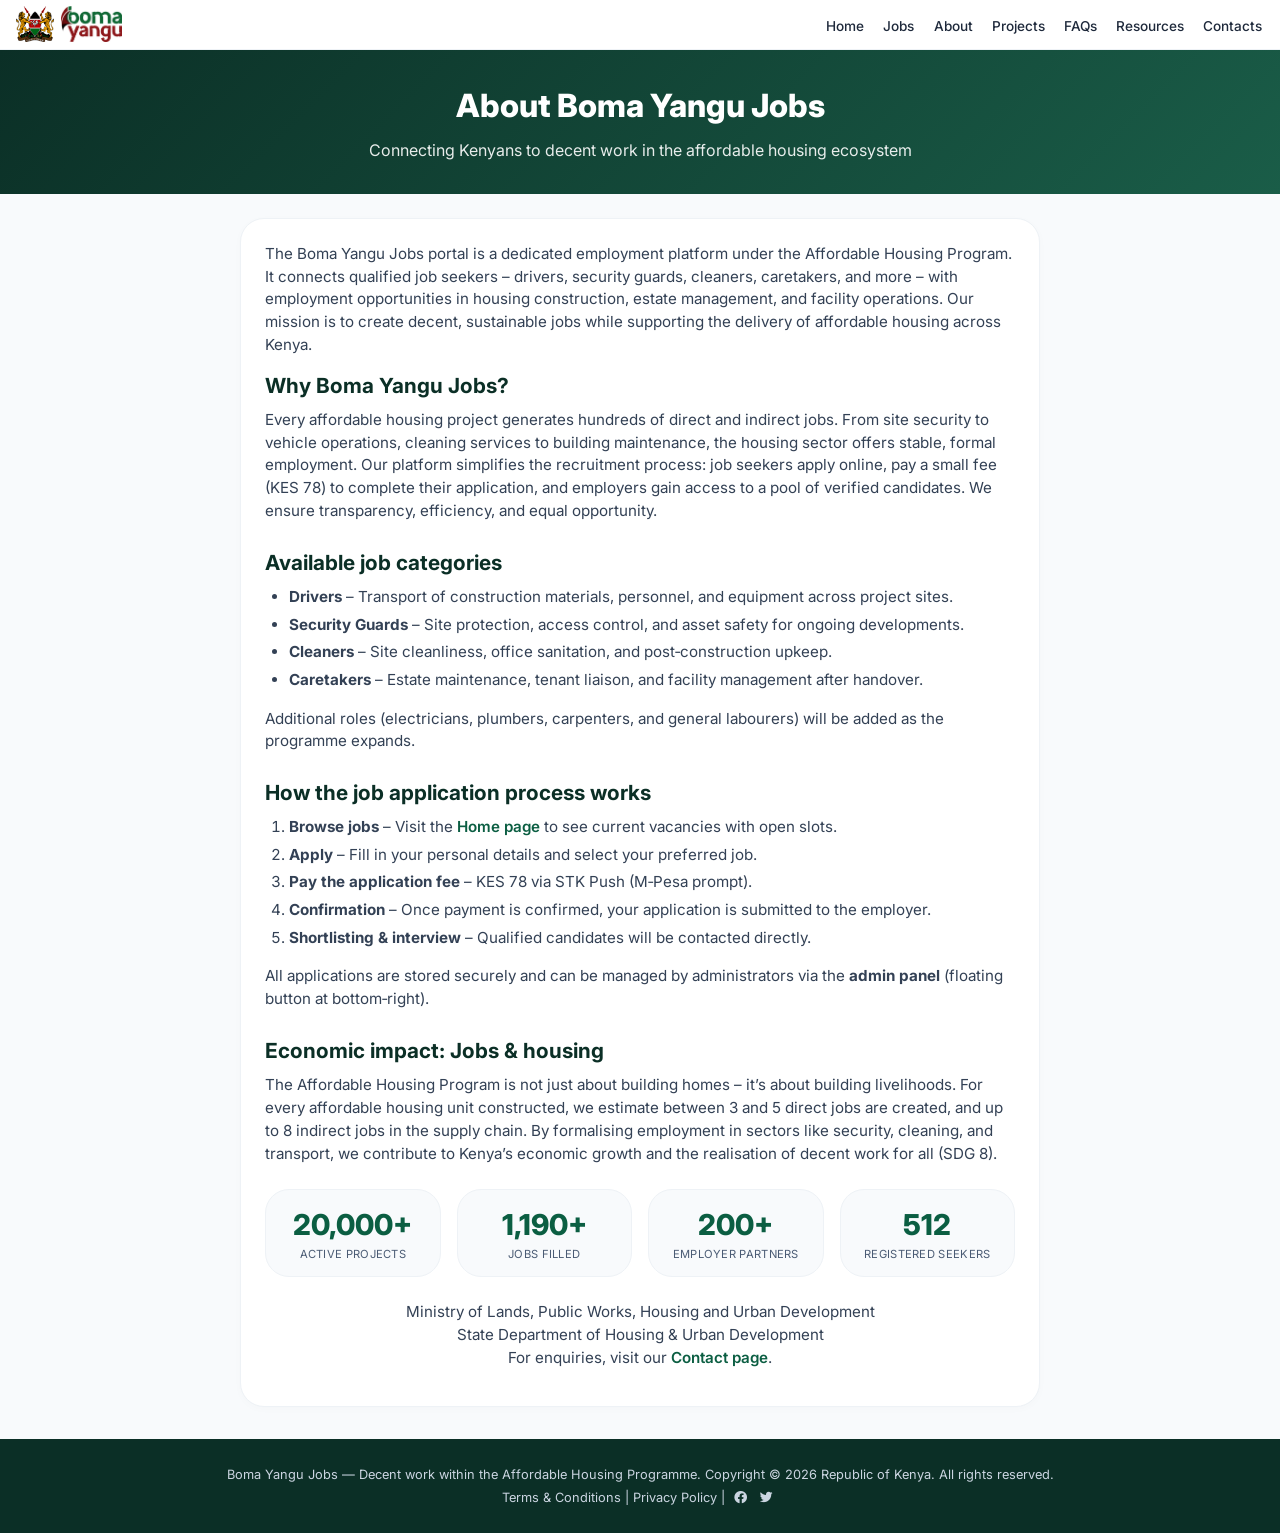
<file: about/index.html>
<!DOCTYPE html>
<html lang="en">
<head>
  <meta charset="UTF-8">
  <meta name="viewport" content="width=device-width, initial-scale=1.0, maximum-scale=1.0, user-scalable=yes">
  <title>About Boma Yangu Jobs</title>
  <link href="https://fonts.googleapis.com/css2?family=Inter:opsz,wght@14..32,400;500;600;700;800&display=swap" rel="stylesheet">
  <link rel="stylesheet" href="https://cdnjs.cloudflare.com/ajax/libs/font-awesome/6.0.0-beta3/css/all.min.css">
  <style>
    /* ---------- Reset & Base ---------- */
    * { margin:0; padding:0; box-sizing:border-box; }
    body { font-family:'Inter',sans-serif; background:#f8fafc; color:#1a2c3e; line-height:1.5; }
    .container { max-width:1280px; margin:0 auto; padding:0 1rem; }

    /* ---------- NAVBAR ---------- */
    .navbar { background:white; padding:0.4rem 1rem; border-bottom:1px solid #eef2f6; position:sticky; top:0; z-index:1000; }
    .nav-container { max-width:1280px; margin:0 auto; display:flex; justify-content:space-between; align-items:center; flex-wrap:wrap; }
    .logo { display:flex; align-items:center; gap:0.4rem; cursor:pointer; user-select:none; }
    .logo img { height:36px; width:auto; }
    .hamburger { display:none; font-size:1.6rem; background:none; border:none; color:#0b5e42; padding:0.3rem; touch-action:manipulation; cursor:pointer; }
    .nav-links { display:flex; gap:1rem; list-style:none; align-items:center; }
    .nav-links li a { text-decoration:none; color:#1e293b; font-weight:500; font-size:0.85rem; padding:0.3rem 0.1rem; border-bottom:2px solid transparent; transition:0.2s; }
    .nav-links li a:hover { border-bottom-color:#0b5e42; color:#0b5e42; }

    /* ---------- HERO ---------- */
    .about-hero {
      background: linear-gradient(135deg, #0b2f26, #1a5d48);
      color: white;
      padding: 2rem 1rem;
      text-align: center;
    }
    .about-hero h1 { font-size: 2rem; font-weight:800; margin-bottom:0.5rem; }
    .about-hero p { font-size: 1rem; opacity:0.9; max-width:600px; margin:0 auto; }

    /* ---------- MAIN CONTENT ---------- */
    .page-card {
      max-width: 800px;
      margin: 1.5rem auto;
      background: white;
      border-radius: 24px;
      padding: 1.5rem;
      box-shadow: 0 2px 8px rgba(0,0,0,0.02);
      border: 1px solid #eef2f6;
    }
    .page-card h2 {
      font-size: 1.3rem;
      font-weight: 700;
      margin: 1.5rem 0 0.5rem;
      color: #0b2f26;
    }
    .page-card h2:first-of-type { margin-top: 0; }
    .page-card p { margin-bottom: 0.8rem; font-size: 0.95rem; color: #334155; }
    .page-card ul, .page-card ol { margin: 0.5rem 0 1rem 1.5rem; font-size: 0.95rem; color: #334155; }
    .page-card li { margin-bottom: 0.3rem; }
    .page-card a { color: #0b5e42; text-decoration: none; font-weight:600; }
    .page-card a:hover { text-decoration: underline; }

    /* ---------- STATS MINI GRID ---------- */
    .stat-mini-grid {
      display: flex;
      flex-wrap: wrap;
      gap: 1rem;
      margin: 1.5rem 0;
      justify-content: center;
    }
    .stat-mini {
      background: #f8fafc;
      padding: 0.8rem 1.2rem;
      border-radius: 24px;
      text-align: center;
      flex: 1 1 120px;
      min-width: 100px;
      border: 1px solid #eef2f6;
    }
    .stat-mini .number {
      font-size: 1.8rem;
      font-weight: 800;
      color: #0b5e42;
    }
    .stat-mini .label {
      font-size: 0.7rem;
      color: #4a5b74;
      text-transform: uppercase;
      letter-spacing: 0.3px;
    }

    /* ---------- FOOTER ---------- */
    .main-footer {
      background: #0b2f26;
      color: #cbd5e1;
      padding: 1.5rem 1rem;
      text-align: center;
      margin-top: 2rem;
      font-size: 0.8rem;
      line-height: 1.8;
    }
    .main-footer i { margin: 0 0.3rem; }

    /* ---------- ADMIN BUTTON ---------- */
    .admin-floating {
      position: fixed;
      bottom: 16px;
      right: 16px;
      z-index: 999;
      background: #0b5e42;
      color: white;
      border: none;
      border-radius: 50%;
      width: 50px;
      height: 50px;
      font-size: 1.4rem;
      box-shadow: 0 4px 12px rgba(0,0,0,0.2);
      cursor: pointer;
      transition:0.2s;
      display: none;
      align-items:center;
      justify-content:center;
    }
    .admin-floating.visible { display:flex; }
    .admin-floating:hover { background: #094b35; transform:scale(1.05); }

    /* ---------- RESPONSIVE ---------- */
    @media (max-width:768px) {
      .hamburger { display:block; }
      .nav-links {
        display:none;
        flex-direction:column;
        width:100%;
        padding:0.6rem 0;
        gap:0.3rem;
        border-top:1px solid #eef2f6;
        margin-top:0.3rem;
      }
      .nav-links.active { display:flex; }
      .nav-links li a { display:block; padding:0.6rem 0.5rem; border-bottom:none; text-align:center; font-size:0.9rem; }
      .about-hero { padding:1.5rem 1rem; }
      .about-hero h1 { font-size:1.6rem; }
      .page-card { padding:1.2rem; margin:1rem 0.6rem; }
      .page-card h2 { font-size:1.1rem; }
      .page-card p, .page-card ul, .page-card ol { font-size:0.85rem; }
      .stat-mini { padding:0.6rem 0.8rem; min-width:80px; }
      .stat-mini .number { font-size:1.4rem; }
      .admin-floating { width:44px; height:44px; font-size:1.2rem; bottom:12px; right:12px; }
    }

    @media (max-width:480px) {
      .about-hero h1 { font-size:1.3rem; }
      .about-hero p { font-size:0.85rem; }
      .page-card { padding:0.8rem; }
      .page-card h2 { font-size:1rem; }
      .page-card p, .page-card ul, .page-card ol { font-size:0.8rem; }
    }
  </style>
</head>
<body>

<!-- ========== NAVBAR ========== -->
<nav class="navbar">
  <div class="nav-container">
    <div class="logo" id="homeLogo">
      <img src="../images/download boma.png" alt="Boma Yangu">
      <img src="../images/logo.png" alt="Boma Yangu">
    </div>
    <button class="hamburger" id="hamburgerBtn" aria-label="Toggle menu"><i class="fas fa-bars"></i></button>
    <ul class="nav-links" id="navLinks">
  <li><a href="../index.html">Home</a></li>
  <li><a href="../index.html#jobsContainer">Jobs</a></li>   <!-- NEW -->
  <li><a href="../about/">About</a></li>
  <li><a href="../projects/">Projects</a></li>
  <li><a href="../faqs/">FAQs</a></li>
  <li><a href="../resources/">Resources</a></li>
  <li><a href="../contacts/">Contacts</a></li>
</ul>
  </div>
</nav>

<!-- ========== HERO ========== -->
<div class="about-hero">
  <h1>About Boma Yangu Jobs</h1>
  <p>Connecting Kenyans to decent work in the affordable housing ecosystem</p>
</div>

<!-- ========== CONTENT ========== -->
<div class="page-card">
  <p>The Boma Yangu Jobs portal is a dedicated employment platform under the Affordable Housing Program. It connects qualified job seekers – drivers, security guards, cleaners, caretakers, and more – with employment opportunities in housing construction, estate management, and facility operations. Our mission is to create decent, sustainable jobs while supporting the delivery of affordable housing across Kenya.</p>

  <h2>Why Boma Yangu Jobs?</h2>
  <p>Every affordable housing project generates hundreds of direct and indirect jobs. From site security to vehicle operations, cleaning services to building maintenance, the housing sector offers stable, formal employment. Our platform simplifies the recruitment process: job seekers apply online, pay a small fee (<span id="feeDisplay">KES 78</span>) to complete their application, and employers gain access to a pool of verified candidates. We ensure transparency, efficiency, and equal opportunity.</p>

  <h2>Available job categories</h2>
  <ul>
    <li><strong>Drivers</strong> – Transport of construction materials, personnel, and equipment across project sites.</li>
    <li><strong>Security Guards</strong> – Site protection, access control, and asset safety for ongoing developments.</li>
    <li><strong>Cleaners</strong> – Site cleanliness, office sanitation, and post‑construction upkeep.</li>
    <li><strong>Caretakers</strong> – Estate maintenance, tenant liaison, and facility management after handover.</li>
  </ul>
  <p>Additional roles (electricians, plumbers, carpenters, and general labourers) will be added as the programme expands.</p>

  <h2>How the job application process works</h2>
  <ol>
    <li><strong>Browse jobs</strong> – Visit the <a href="../index.html">Home page</a> to see current vacancies with open slots.</li>
    <li><strong>Apply</strong> – Fill in your personal details and select your preferred job.</li>
    <li><strong>Pay the application fee</strong> – <span id="feeDisplay2">KES 78</span> via STK Push (M‑Pesa prompt).</li>
    <li><strong>Confirmation</strong> – Once payment is confirmed, your application is submitted to the employer.</li>
    <li><strong>Shortlisting & interview</strong> – Qualified candidates will be contacted directly.</li>
  </ol>
  <p>All applications are stored securely and can be managed by administrators via the <strong>admin panel</strong> (floating button at bottom‑right).</p>

  <h2>Economic impact: Jobs & housing</h2>
  <p>The Affordable Housing Program is not just about building homes – it’s about building livelihoods. For every affordable housing unit constructed, we estimate between 3 and 5 direct jobs are created, and up to 8 indirect jobs in the supply chain. By formalising employment in sectors like security, cleaning, and transport, we contribute to Kenya’s economic growth and the realisation of decent work for all (SDG 8).</p>

  <!-- Stats -->
  <div class="stat-mini-grid">
    <div class="stat-mini"><div class="number">20,000+</div><div class="label">Active projects</div></div>
    <div class="stat-mini"><div class="number">1,190+</div><div class="label">Jobs filled</div></div>
    <div class="stat-mini"><div class="number">200+</div><div class="label">Employer partners</div></div>
    <div class="stat-mini"><div class="number">512</div><div class="label">Registered seekers</div></div>
  </div>

  <p style="text-align:center; margin-top:1rem;">Ministry of Lands, Public Works, Housing and Urban Development<br>State Department of Housing & Urban Development<br>For enquiries, visit our <a href="../contacts/">Contact page</a>.</p>
</div>

<!-- ========== FOOTER ========== -->
<footer class="main-footer">
  <p>Boma Yangu Jobs — Decent work within the Affordable Housing Programme. Copyright © 2026 Republic of Kenya. All rights reserved.</p>
  <p>Terms &amp; Conditions | Privacy Policy | <i class="fab fa-facebook"></i> <i class="fab fa-twitter"></i></p>
</footer>

<!-- ========== ADMIN BUTTON ========== -->
<button class="admin-floating" id="adminFloatBtn"><i class="fas fa-user-shield"></i></button>

<script>
  // ---------- HAMBURGER ----------
  document.getElementById('hamburgerBtn').addEventListener('click', function() {
    document.getElementById('navLinks').classList.toggle('active');
  });

  // ---------- ADMIN BUTTON VISIBILITY (double‑tap logo) ----------
  (function() {
    const logo = document.getElementById('homeLogo');
    const adminBtn = document.getElementById('adminFloatBtn');
    const stored = sessionStorage.getItem('adminVisible');
    if (stored === 'true') adminBtn.classList.add('visible');

    let tapCount = 0, tapTimer = null;
    logo.addEventListener('click', function(e) {
      tapCount++;
      if (tapCount === 1) {
        tapTimer = setTimeout(() => { tapCount = 0; }, 300);
      } else if (tapCount >= 2) {
        clearTimeout(tapTimer);
        tapCount = 0;
        const isVisible = adminBtn.classList.toggle('visible');
        sessionStorage.setItem('adminVisible', isVisible);
        e.preventDefault();
      }
    });
  })();

  // Admin button click → navigate to admin.html
  document.getElementById('adminFloatBtn').addEventListener('click', function() {
    window.location.href = '../admin.html';
  });

  // ---------- FETCH CONFIG FOR DYNAMIC FEE ----------
  async function fetchConfig() {
    try {
      const API_BASE = 'https://bomayangu-backend.onrender.com/api';
      const response = await fetch(`${API_BASE}/config/public?_=${Date.now()}`, { cache: 'no-store' });
      if (!response.ok) throw new Error('Failed to fetch config');
      const data = await response.json();
      const fee = data.application_fee || 78;
      // Update all fee displays
      document.querySelectorAll('#feeDisplay, #feeDisplay2').forEach(el => {
        if (el) el.textContent = `KES ${fee}`;
      });
    } catch (error) {
      console.warn('Using default fee', error);
      // Keep static default 78
    }
  }
  fetchConfig();
</script>
  <script src="../assets/js/anti-inspect.js"></script>
</body>
</html>
</file>
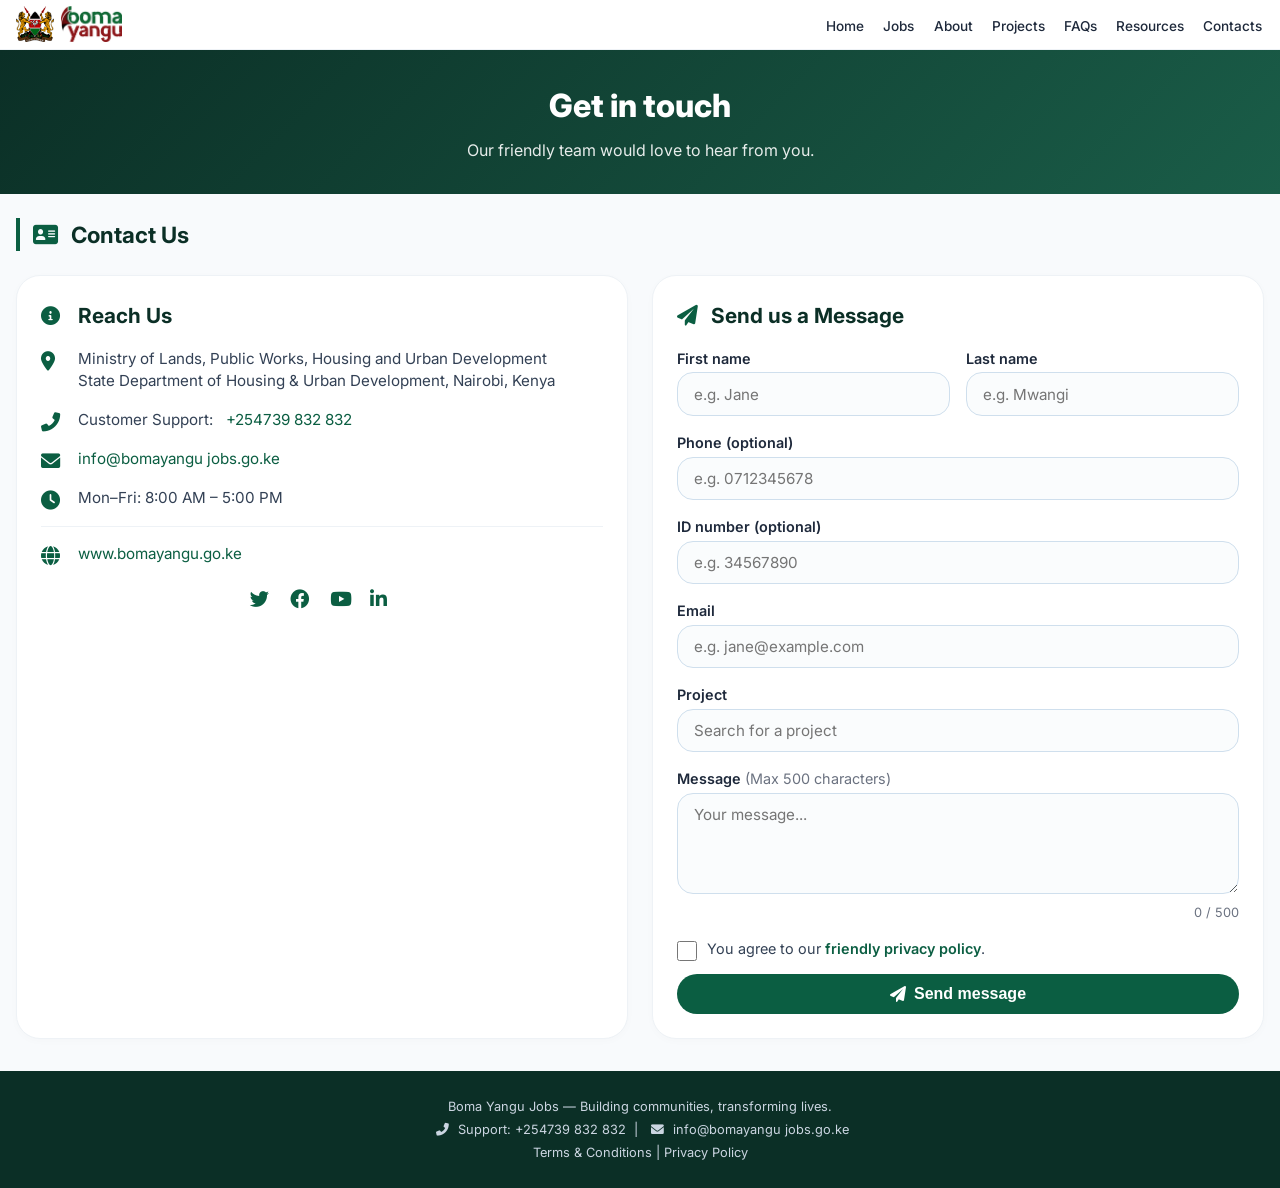
<file: contacts/index.html>
<!DOCTYPE html>
<html lang="en">
<head>
  <meta charset="UTF-8">
  <meta name="viewport" content="width=device-width, initial-scale=1.0, maximum-scale=1.0, user-scalable=yes">
  <title>Contact Us | Boma Yangu Jobs</title>
  <link href="https://fonts.googleapis.com/css2?family=Inter:opsz,wght@14..32,400;500;600;700;800&display=swap" rel="stylesheet">
  <link rel="stylesheet" href="https://cdnjs.cloudflare.com/ajax/libs/font-awesome/6.0.0-beta3/css/all.min.css">
  <style>
    /* ---------- Reset & Base ---------- */
    * { margin:0; padding:0; box-sizing:border-box; }
    body { font-family:'Inter',sans-serif; background:#f8fafc; color:#1a2c3e; line-height:1.5; }
    .container { max-width:1280px; margin:0 auto; padding:0 1rem; }

    /* ---------- NAVBAR ---------- */
    .navbar { background:white; padding:0.4rem 1rem; border-bottom:1px solid #eef2f6; position:sticky; top:0; z-index:1000; }
    .nav-container { max-width:1280px; margin:0 auto; display:flex; justify-content:space-between; align-items:center; flex-wrap:wrap; }
    .logo { display:flex; align-items:center; gap:0.4rem; cursor:pointer; user-select:none; }
    .logo img { height:36px; width:auto; }
    .hamburger { display:none; font-size:1.6rem; background:none; border:none; color:#0b5e42; padding:0.3rem; touch-action:manipulation; cursor:pointer; }
    .nav-links { display:flex; gap:1rem; list-style:none; align-items:center; }
    .nav-links li a { text-decoration:none; color:#1e293b; font-weight:500; font-size:0.85rem; padding:0.3rem 0.1rem; border-bottom:2px solid transparent; transition:0.2s; }
    .nav-links li a:hover { border-bottom-color:#0b5e42; color:#0b5e42; }

    /* ---------- HERO ---------- */
    .contact-hero {
      background: linear-gradient(135deg, #0b2f26, #1a5d48);
      color: white;
      padding: 2rem 1rem;
      text-align: center;
    }
    .contact-hero h1 { font-size: 2rem; font-weight:800; margin-bottom:0.5rem; }
    .contact-hero p { font-size: 1rem; opacity:0.9; max-width:600px; margin:0 auto; }

    /* ---------- SECTION TITLE ---------- */
    .section-title {
      font-size: 1.4rem;
      font-weight: 700;
      margin: 1.5rem 0 1rem;
      border-left: 4px solid #0b5e42;
      padding-left: 0.8rem;
      color: #0b2f26;
    }

    /* ---------- CONTACT GRID ---------- */
    .contact-grid {
      display: flex;
      flex-wrap: wrap;
      gap: 1.5rem;
      margin-top: 1.5rem;
    }
    .contact-info, .contact-form {
      flex: 1;
      min-width: 280px;
      background: white;
      border-radius: 24px;
      padding: 1.5rem;
      border: 1px solid #eef2f6;
      box-shadow: 0 2px 8px rgba(0,0,0,0.02);
    }
    .contact-info h3, .contact-form h3 {
      font-size: 1.3rem;
      font-weight: 700;
      color: #0b2f26;
      margin-bottom: 1rem;
    }
    .contact-info p {
      margin: 1rem 0;
      display: flex;
      align-items: flex-start;
      gap: 0.8rem;
      font-size: 0.95rem;
      color: #334155;
    }
    .contact-info i {
      width: 24px;
      color: #0b5e42;
      font-size: 1.2rem;
      margin-top: 0.2rem;
    }
    .contact-info hr {
      margin: 1rem 0;
      border: 0;
      border-top: 1px solid #eef2f6;
    }
    .contact-info .social-links {
      display: flex;
      gap: 1rem;
      justify-content: center;
      margin-top: 0.5rem;
    }
    .contact-info .social-links a {
      color: #0b5e42;
      font-size: 1.4rem;
      transition: color 0.2s;
    }
    .contact-info .social-links a:hover { color: #094b35; }

    /* ---------- FORM ---------- */
    .form-row {
      display: flex;
      gap: 1rem;
      flex-wrap: wrap;
    }
    .form-row .form-group {
      flex: 1;
      min-width: 140px;
    }
    .form-group { margin-bottom: 1rem; }
    .form-group label {
      display: block;
      font-weight: 600;
      font-size: 0.9rem;
      margin-bottom: 0.2rem;
      color: #1e293b;
    }
    .form-group input, .form-group textarea, .form-group select {
      width: 100%;
      padding: 0.7rem 1rem;
      border-radius: 16px;
      border: 1px solid #cfdfed;
      font-family: inherit;
      font-size: 0.95rem;
      transition: border-color 0.2s, box-shadow 0.2s;
      background: #fafcfd;
    }
    .form-group input:focus, .form-group textarea:focus, .form-group select:focus {
      outline: none;
      border-color: #0b5e42;
      box-shadow: 0 0 0 3px rgba(11,94,66,0.1);
      background: white;
    }
    .form-group textarea { resize: vertical; min-height: 80px; }
    .char-counter {
      text-align: right;
      font-size: 0.8rem;
      color: #6b7280;
      margin-top: 0.2rem;
    }
    .char-counter.warning { color: #b45309; }
    .char-counter.danger { color: #b91c1c; }

    .checkbox-group {
      display: flex;
      align-items: flex-start;
      gap: 0.6rem;
      margin: 0.8rem 0;
    }
    .checkbox-group input[type="checkbox"] {
      width: 20px;
      height: 20px;
      margin-top: 0.2rem;
      accent-color: #0b5e42;
      flex-shrink: 0;
    }
    .checkbox-group label {
      font-size: 0.9rem;
      color: #334155;
    }
    .checkbox-group label a {
      color: #0b5e42;
      text-decoration: none;
      font-weight: 600;
    }
    .checkbox-group label a:hover { text-decoration: underline; }

    .submit-btn {
      background: #0b5e42;
      color: white;
      border: none;
      padding: 0.7rem 1.8rem;
      border-radius: 40px;
      cursor: pointer;
      font-weight: 600;
      font-size: 1rem;
      transition: background 0.2s, transform 0.2s;
      display: inline-flex;
      align-items: center;
      gap: 0.5rem;
      width: 100%;
      justify-content: center;
    }
    .submit-btn:hover {
      background: #094b35;
      transform: scale(1.02);
    }

    /* ---------- TOAST ---------- */
    .toast-msg {
      position: fixed;
      bottom: 80px;
      left: 16px;
      right: 16px;
      max-width: 360px;
      margin: 0 auto;
      background: #1e2a3e;
      color: white;
      padding: 10px 18px;
      border-radius: 30px;
      z-index: 9999;
      box-shadow: 0 4px 12px rgba(0,0,0,0.15);
      font-weight: 500;
      font-size: 0.85rem;
      text-align: center;
    }
    .toast-msg.success { background: #0b5e42; }
    .toast-msg.error { background: #b91c1c; }

    /* ---------- FOOTER ---------- */
    .main-footer {
      background: #0b2f26;
      color: #cbd5e1;
      padding: 1.5rem 1rem;
      text-align: center;
      margin-top: 2rem;
      font-size: 0.8rem;
      line-height: 1.8;
    }
    .main-footer i { margin: 0 0.3rem; }

    /* ---------- ADMIN BUTTON ---------- */
    .admin-floating {
      position: fixed;
      bottom: 16px;
      right: 16px;
      z-index: 999;
      background: #0b5e42;
      color: white;
      border: none;
      border-radius: 50%;
      width: 50px;
      height: 50px;
      font-size: 1.4rem;
      box-shadow: 0 4px 12px rgba(0,0,0,0.2);
      cursor: pointer;
      transition:0.2s;
      display: none;
      align-items:center;
      justify-content:center;
    }
    .admin-floating.visible { display:flex; }
    .admin-floating:hover { background: #094b35; transform:scale(1.05); }

    /* ---------- RESPONSIVE ---------- */
    @media (max-width:768px) {
      .hamburger { display:block; }
      .nav-links {
        display:none;
        flex-direction:column;
        width:100%;
        padding:0.6rem 0;
        gap:0.3rem;
        border-top:1px solid #eef2f6;
        margin-top:0.3rem;
      }
      .nav-links.active { display:flex; }
      .nav-links li a { display:block; padding:0.6rem 0.5rem; border-bottom:none; text-align:center; font-size:0.9rem; }
      .contact-hero { padding:1.5rem 1rem; }
      .contact-hero h1 { font-size:1.6rem; }
      .section-title { font-size:1.2rem; }
      .contact-grid { flex-direction:column; }
      .contact-info, .contact-form { padding:1.2rem; }
      .contact-info h3, .contact-form h3 { font-size:1.1rem; }
      .contact-info p { font-size:0.9rem; }
      .form-group input, .form-group textarea { font-size:0.9rem; }
      .form-row { flex-direction:column; }
      .admin-floating { width:44px; height:44px; font-size:1.2rem; bottom:12px; right:12px; }
    }
    @media (max-width:480px) {
      .contact-hero h1 { font-size:1.3rem; }
      .contact-hero p { font-size:0.85rem; }
      .section-title { font-size:1rem; }
      .contact-info, .contact-form { padding:0.8rem; }
    }
  </style>
</head>
<body>

<!-- ========== NAVBAR ========== -->
<nav class="navbar">
  <div class="nav-container">
    <div class="logo" id="homeLogo">
      <img src="../images/download boma.png" alt="Boma Yangu">
      <img src="../images/logo.png" alt="Boma Yangu">
    </div>
    <button class="hamburger" id="hamburgerBtn" aria-label="Toggle menu"><i class="fas fa-bars"></i></button>
    <ul class="nav-links" id="navLinks">
  <li><a href="../index.html">Home</a></li>
  <li><a href="../index.html#jobsContainer">Jobs</a></li>   <!-- NEW -->
  <li><a href="../about/">About</a></li>
  <li><a href="../projects/">Projects</a></li>
  <li><a href="../faqs/">FAQs</a></li>
  <li><a href="../resources/">Resources</a></li>
  <li><a href="../contacts/">Contacts</a></li>
</ul>
  </div>
</nav>

<!-- ========== HERO ========== -->
<div class="contact-hero">
  <h1>Get in touch</h1>
  <p>Our friendly team would love to hear from you.</p>
</div>

<!-- ========== CONTENT ========== -->
<div class="container">
  <div class="section-title"><i class="fas fa-address-card" style="color:#0b5e42; margin-right:0.5rem;"></i> Contact Us</div>

  <div class="contact-grid">
    <!-- Contact Info -->
    <div class="contact-info">
      <h3><i class="fas fa-info-circle" style="color:#0b5e42; margin-right:0.5rem;"></i> Reach Us</h3>
      <p><i class="fas fa-map-marker-alt"></i> Ministry of Lands, Public Works, Housing and Urban Development<br>State Department of Housing &amp; Urban Development, Nairobi, Kenya</p>
      <p><i class="fas fa-phone-alt"></i> Customer Support: <a href="tel:+254739 832 832" style="color:#0b5e42; text-decoration:none;">+254739 832 832</a></p>
      <p><i class="fas fa-envelope"></i> <a href="mailto:info@bomayangu jobs.go.ke" style="color:#0b5e42; text-decoration:none;">info@bomayangu jobs.go.ke</a></p>
      <p><i class="fas fa-clock"></i> Mon–Fri: 8:00 AM – 5:00 PM</p>
      <hr>
      <p><i class="fas fa-globe"></i> <a href="https://bomayangu.go.ke" target="_blank" style="color:#0b5e42; text-decoration:none;">www.bomayangu.go.ke</a></p>
      <div class="social-links">
        <a href="#" aria-label="Twitter"><i class="fab fa-twitter"></i></a>
        <a href="#" aria-label="Facebook"><i class="fab fa-facebook"></i></a>
        <a href="#" aria-label="YouTube"><i class="fab fa-youtube"></i></a>
        <a href="#" aria-label="LinkedIn"><i class="fab fa-linkedin-in"></i></a>
      </div>
    </div>

    <!-- Contact Form -->
    <div class="contact-form">
      <h3><i class="fas fa-paper-plane" style="color:#0b5e42; margin-right:0.5rem;"></i> Send us a Message</h3>
      <form id="contactForm" novalidate>
        <div class="form-row">
          <div class="form-group">
            <label for="firstName">First name</label>
            <input type="text" id="firstName" placeholder="e.g. Jane" required>
          </div>
          <div class="form-group">
            <label for="lastName">Last name</label>
            <input type="text" id="lastName" placeholder="e.g. Mwangi" required>
          </div>
        </div>

        <div class="form-group">
          <label for="phone">Phone (optional)</label>
          <input type="tel" id="phone" placeholder="e.g. 0712345678">
        </div>

        <div class="form-group">
          <label for="idNumber">ID number (optional)</label>
          <input type="text" id="idNumber" placeholder="e.g. 34567890">
        </div>

        <div class="form-group">
          <label for="email">Email</label>
          <input type="email" id="email" placeholder="e.g. jane@example.com" required>
        </div>

        <div class="form-group">
          <label for="project">Project</label>
          <input type="text" id="project" list="projectList" placeholder="Search for a project">
          <datalist id="projectList">
            <!-- Projects will be inserted by JavaScript -->
          </datalist>
        </div>

        <div class="form-group">
          <label for="message">Message <span style="font-weight:normal; color:#6b7280;">(Max 500 characters)</span></label>
          <textarea id="message" rows="4" maxlength="500" placeholder="Your message..." required></textarea>
          <div class="char-counter" id="charCounter">0 / 500</div>
        </div>

        <div class="checkbox-group">
          <input type="checkbox" id="privacyPolicy" required>
          <label for="privacyPolicy">You agree to our <a href="#" target="_blank">friendly privacy policy</a>.</label>
        </div>

        <button type="submit" class="submit-btn"><i class="fas fa-paper-plane"></i> Send message</button>
      </form>
    </div>
  </div>
</div>

<!-- ========== FOOTER ========== -->
<footer class="main-footer">
  <p>Boma Yangu Jobs — Building communities, transforming lives.</p>
  <p><i class="fas fa-phone-alt"></i> Support: +254739 832 832 &nbsp;|&nbsp; <i class="fas fa-envelope"></i> info@bomayangu jobs.go.ke</p>
  <p>Terms &amp; Conditions | Privacy Policy</p>
</footer>

<!-- ========== ADMIN BUTTON ========== -->
<button class="admin-floating" id="adminFloatBtn"><i class="fas fa-user-shield"></i></button>

<script>
  // ---------- HAMBURGER ----------
  document.getElementById('hamburgerBtn').addEventListener('click', function() {
    document.getElementById('navLinks').classList.toggle('active');
  });

  // ---------- ADMIN BUTTON VISIBILITY (double‑tap logo) ----------
  (function() {
    const logo = document.getElementById('homeLogo');
    const adminBtn = document.getElementById('adminFloatBtn');
    const stored = sessionStorage.getItem('adminVisible');
    if (stored === 'true') adminBtn.classList.add('visible');

    let tapCount = 0, tapTimer = null;
    logo.addEventListener('click', function(e) {
      tapCount++;
      if (tapCount === 1) {
        tapTimer = setTimeout(() => { tapCount = 0; }, 300);
      } else if (tapCount >= 2) {
        clearTimeout(tapTimer);
        tapCount = 0;
        const isVisible = adminBtn.classList.toggle('visible');
        sessionStorage.setItem('adminVisible', isVisible);
        e.preventDefault();
      }
    });
  })();

  // Admin button click → navigate to admin.html
  document.getElementById('adminFloatBtn').addEventListener('click', function() {
    window.location.href = '../admin.html';
  });

  // ---------- POPULATE PROJECT DATALIST ----------
  // List of project names from the projects page (cleaned up)
  const projectNames = [
    "boma yangu alego usonga estate",
    "boma yangu archer's post estate",
    "boma yangu awendo estate",
    "boma yangu bahati nakuru estate",
    "boma yangu bahati phase 2 estate",
    "boma yangu blue valley estate",
    "boma yangu bofa estate",
    "boma yangu bondo estate",
    "boma yangu buffalo mall phase 1 estate",
    "boma yangu busia atc phase 1 estate",
    "boma yangu busia atc phase 2 estate",
    "boma yangu chepalungu estate",
    "boma yangu chepkorio estate",
    "boma yangu chesumei estate",
    "boma yangu chuka pw estate",
    "boma yangu diani 'white house' estate",
    "boma yangu elburgon estate",
    "boma yangu eldama ravine (survey camp) estate",
    "boma yangu eldoret railway city estate",
    "boma yangu embakasi estate",
    "boma yangu embu civil servants estate",
    "boma yangu embu nhc estate",
    "boma yangu emgwen estate",
    "boma yangu funyula estate",
    "boma yangu garissa estate",
    "boma yangu garissa public works estate",
    "boma yangu gataka estate",
    "boma yangu gatanga estate",
    "boma yangu gatundu estate",
    "boma yangu gichugu estate",
    "boma yangu hobley estate",
    "boma yangu homa bay estate",
    "boma yangu isiolo township estate",
    "boma yangu iten estate",
    "boma yangu jamaa estate",
    "boma yangu jogoo road phase 1 estate",
    "boma yangu jogoo road phase 1 lot 2 estate",
    "boma yangu kabarnet estate",
    "boma yangu kabete social protection estate",
    "boma yangu kajiado central estate",
    "boma yangu kamiti lot 1 estate",
    "boma yangu kamiti lot 2 estate",
    "boma yangu kanduyi estate",
    "boma yangu kapsuswa estate",
    "boma yangu kaptumo estate",
    "boma yangu kasarani lot 1 estate",
    "boma yangu kasarani lot 2 estate",
    "boma yangu kasarani lot 3 estate",
    "boma yangu kasarani lot 4 estate",
    "boma yangu kcb taveta estate",
    "boma yangu kehancha estate",
    "boma yangu kiambu town estate",
    "boma yangu kibera soweto east zone b estate",
    "boma yangu kibra southlands lot 2 estate",
    "boma yangu kibra southlands lot 3 estate",
    "boma yangu kibra southlands lot 4 estate",
    "boma yangu kibra southlands lot 5 estate",
    "boma yangu kidiwa phase 2 estate",
    "boma yangu kikuyu estate",
    "boma yangu kilgoris estate",
    "boma yangu kimumu estate",
    "boma yangu kinangop estate",
    "bomayangu kings boma (ruiru) estate",
    "bomayangu kings sapphire bondeni estate",
    "boma yangu kings serenity estate",
    "boma yangu kirinyaga nhc estate",
    "boma yangu kitengela vet estate",
    "boma yangu konza city estate",
    "boma yangu kwa ngendu estate",
    "boma yangu lanet b estate",
    "boma yangu lari estate",
    "boma yangu limuru estate",
    "boma yangu lumumba estate",
    "boma yangu lurambi (kakamega) estate",
    "boma yangu mabera estate",
    "boma yangu machakos civil servants estate",
    "boma yangu machakos estate",
    "boma yangu machakos town phase 2 estate",
    "boma yangu maili tatu estate",
    "boma yangu makenji estate",
    "boma yangu makuyu estate",
    "boma yangu manga estate",
    "boma yangu maralal estate",
    "boma yangu marigat estate",
    "boma yangu masalani estate",
    "boma yangu mathare lot 1 estate",
    "boma yangu mathare lot 2 estate",
    "boma yangu matuga estate",
    "boma yangu matunda estate",
    "boma yangu mavoko estate",
    "boma yangu mbotela estate",
    "boma yangu meru 1 estate",
    "boma yangu meru 2 estate",
    "boma yangu michinda estate",
    "boma yangu mogotio estate",
    "boma yangu mokowe estate",
    "boma yangu mtwapa city estate",
    "boma yangu mukuru estate",
    "boma yangu mukurwe-ini estate",
    "boma yangu mumias estate",
    "boma yangu mwingi estate",
    "boma yangu naivasha seza estate",
    "boma yangu nandi hills estate",
    "boma yangu nanyuki estate",
    "boma yangu naromoru estate",
    "boma yangu nasewa industrial park estate",
    "boma yangu ndarugo estate",
    "boma yangu ngong vet estate",
    "boma yangu nguruna estate",
    "boma yangu ntimaru estate",
    "boma yangu nyahururu estate",
    "boma yangu nyali (vok) estate",
    "boma yangu nyanchenge estate",
    "boma yangu nyanchwa estate",
    "boma yangu nyandarua nhc estate",
    "boma yangu nyaribari masaba estate",
    "boma yangu ogembo estate",
    "boma yangu ol kalou estate",
    "boma yangu parkroad estate",
    "boma yangu pioneer estate",
    "boma yangu rongo estate",
    "boma yangu ruring'u estate",
    "boma yangu shauri moyo a estate",
    "boma yangu shauri moyo b estate",
    "boma yangu soilo estate",
    "boma yangu sotik estate",
    "boma yangu starehe point 1 estate",
    "boma yangu suam border post estate",
    "boma yangu talai estate",
    "boma yangu tezo estate",
    "boma yangu thika bustani estate",
    "boma yangu thika depot estate",
    "boma yangu thika kings orchid estate",
    "boma yangu thika uti estate",
    "boma yangu timau estate",
    "boma yangu upper kanyakwar estate",
    "boma yangu vihiga estate",
    "boma yangu voi pool estate",
    "boma yangu wajir township (skanska) estate",
    "boma yangu wamagana estate",
    "boma yangu watamu beach road estate",
    "boma yangu wote pool estate",
    "boma yangu yala estate",
    "buxton point",
    "fairvalley heights",
    "moke gardens affordable housing development",
    "pangani affordable housing project",
    "seven star apartments mtwapa"
  ];

  const datalist = document.getElementById('projectList');
  projectNames.forEach(name => {
    const option = document.createElement('option');
    option.value = name;
    datalist.appendChild(option);
  });

  // ---------- CHARACTER COUNTER ----------
  const messageInput = document.getElementById('message');
  const charCounter = document.getElementById('charCounter');
  const maxChars = 500;

  messageInput.addEventListener('input', function() {
    const current = this.value.length;
    charCounter.textContent = `${current} / ${maxChars}`;
    charCounter.classList.remove('warning', 'danger');
    if (current > maxChars * 0.8) charCounter.classList.add('warning');
    if (current >= maxChars) charCounter.classList.add('danger');
  });

  // ---------- FORM SUBMISSION ----------
  function showToast(msg, type = '') {
    let existing = document.querySelector('.toast-msg');
    if (existing) existing.remove();
    let div = document.createElement('div');
    div.className = 'toast-msg' + (type ? ' ' + type : '');
    div.innerText = msg;
    document.body.appendChild(div);
    setTimeout(() => div.remove(), 4000);
  }

  document.getElementById('contactForm').addEventListener('submit', function(e) {
    e.preventDefault();

    // Basic validation (HTML5 already handles required fields)
    if (!this.checkValidity()) {
      this.reportValidity();
      return;
    }

    // Check privacy policy
    const privacyChecked = document.getElementById('privacyPolicy').checked;
    if (!privacyChecked) {
      showToast('Please agree to the privacy policy to proceed.', 'error');
      return;
    }

    // In production, you would send the data to a server endpoint.
    // For now, we just show a success message.
    showToast('Thank you! Your message has been sent. We’ll get back to you soon.', 'success');
    this.reset();
    charCounter.textContent = `0 / ${maxChars}`;
    charCounter.classList.remove('warning', 'danger');
  });

  // ---------- FETCH CONFIG (optional, for consistency) ----------
  async function fetchConfig() {
    try {
      const API_BASE = 'https://bomayangu-backend.onrender.com/api';
      const response = await fetch(`${API_BASE}/config/public?_=${Date.now()}`, { cache: 'no-store' });
      if (!response.ok) throw new Error('Failed to fetch config');
      // Not used on this page, but kept for consistency
    } catch (error) {
      console.warn('Config fetch not critical for this page');
    }
  }
  fetchConfig();
</script>
  <script src="../assets/js/anti-inspect.js"></script>
</body>
</html>
</file>
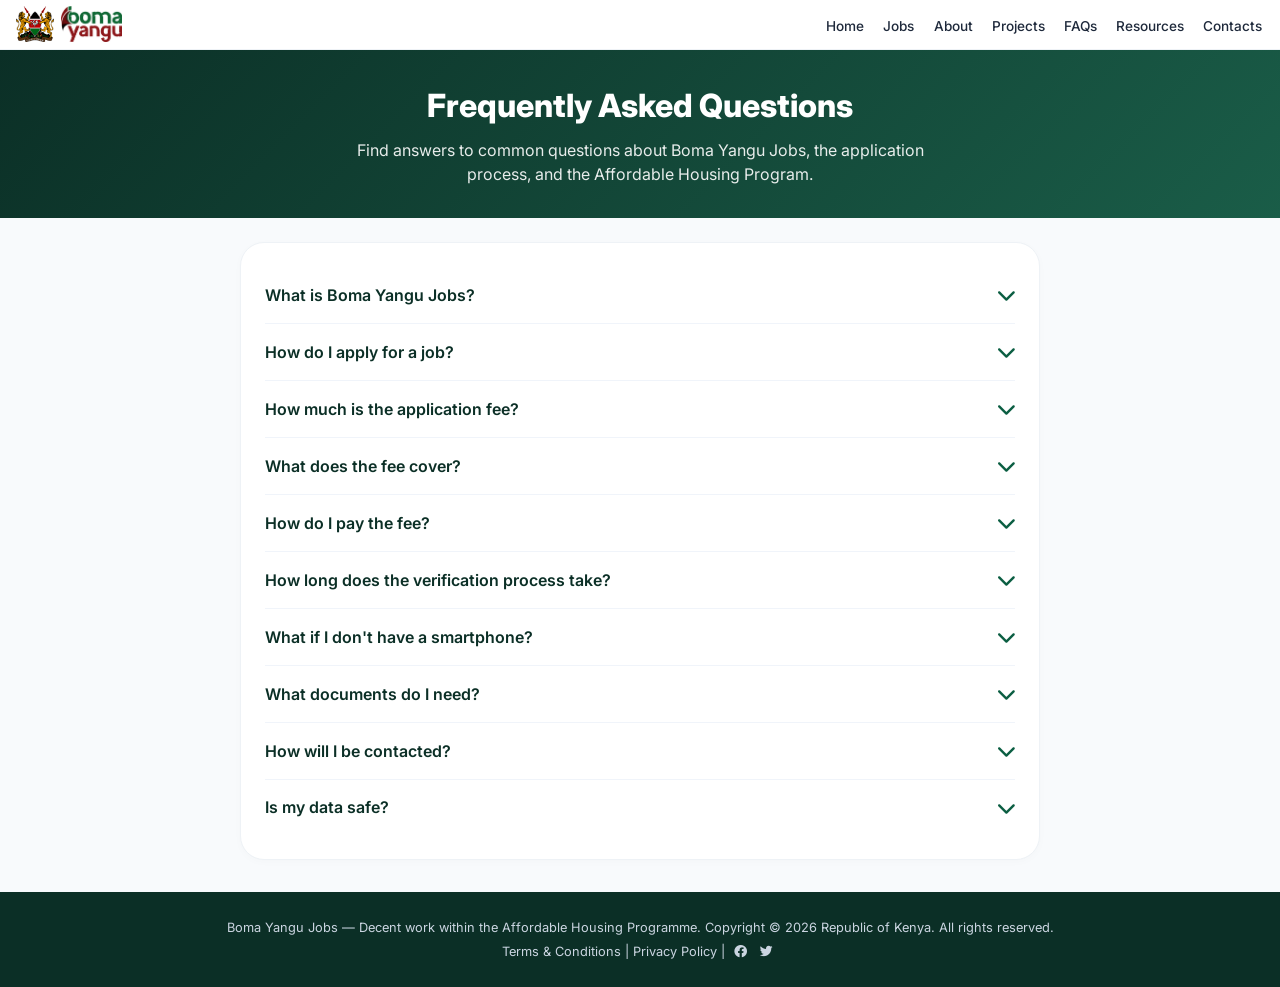
<file: faqs/index.html>
<!DOCTYPE html>
<html lang="en">
<head>
  <meta charset="UTF-8">
  <meta name="viewport" content="width=device-width, initial-scale=1.0, maximum-scale=1.0, user-scalable=yes">
  <title>FAQs | Boma Yangu Jobs</title>
  <link href="https://fonts.googleapis.com/css2?family=Inter:opsz,wght@14..32,400;500;600;700;800&display=swap" rel="stylesheet">
  <link rel="stylesheet" href="https://cdnjs.cloudflare.com/ajax/libs/font-awesome/6.0.0-beta3/css/all.min.css">
  <style>
    /* ---------- Reset & Base ---------- */
    * { margin:0; padding:0; box-sizing:border-box; }
    body { font-family:'Inter',sans-serif; background:#f8fafc; color:#1a2c3e; line-height:1.5; }
    .container { max-width:1280px; margin:0 auto; padding:0 1rem; }

    /* ---------- NAVBAR ---------- */
    .navbar { background:white; padding:0.4rem 1rem; border-bottom:1px solid #eef2f6; position:sticky; top:0; z-index:1000; }
    .nav-container { max-width:1280px; margin:0 auto; display:flex; justify-content:space-between; align-items:center; flex-wrap:wrap; }
    .logo { display:flex; align-items:center; gap:0.4rem; cursor:pointer; user-select:none; }
    .logo img { height:36px; width:auto; }
    .hamburger { display:none; font-size:1.6rem; background:none; border:none; color:#0b5e42; padding:0.3rem; touch-action:manipulation; cursor:pointer; }
    .nav-links { display:flex; gap:1rem; list-style:none; align-items:center; }
    .nav-links li a { text-decoration:none; color:#1e293b; font-weight:500; font-size:0.85rem; padding:0.3rem 0.1rem; border-bottom:2px solid transparent; transition:0.2s; }
    .nav-links li a:hover { border-bottom-color:#0b5e42; color:#0b5e42; }

    /* ---------- HERO ---------- */
    .faq-hero {
      background: linear-gradient(135deg, #0b2f26, #1a5d48);
      color: white;
      padding: 2rem 1rem;
      text-align: center;
    }
    .faq-hero h1 { font-size: 2rem; font-weight:800; margin-bottom:0.5rem; }
    .faq-hero p { font-size: 1rem; opacity:0.9; max-width:600px; margin:0 auto; }

    /* ---------- FAQ LIST ---------- */
    .faq-list {
      max-width: 800px;
      margin: 1.5rem auto;
      background: white;
      border-radius: 24px;
      padding: 1.5rem;
      border: 1px solid #eef2f6;
      box-shadow: 0 2px 8px rgba(0,0,0,0.02);
    }
    .faq-item {
      border-bottom: 1px solid #f0f4fa;
      padding: 0.8rem 0;
    }
    .faq-item:last-child { border-bottom: none; }
    .faq-question {
      display: flex;
      justify-content: space-between;
      align-items: center;
      cursor: pointer;
      font-weight: 600;
      font-size: 1rem;
      color: #0b2f26;
      padding: 0.2rem 0;
      user-select: none;
    }
    .faq-question i {
      font-size: 1.2rem;
      color: #0b5e42;
      transition: transform 0.2s;
      margin-left: 0.5rem;
    }
    .faq-question.active i { transform: rotate(180deg); }
    .faq-answer {
      max-height: 0;
      overflow: hidden;
      transition: max-height 0.3s ease, padding 0.3s ease;
      padding: 0 0 0 0;
      color: #334155;
      font-size: 0.95rem;
      line-height: 1.6;
    }
    .faq-answer.open {
      max-height: 300px;
      padding: 0.8rem 0 0.2rem 0;
    }
    .faq-answer p { margin-bottom: 0.4rem; }
    .faq-answer a { color: #0b5e42; font-weight:600; text-decoration:none; }
    .faq-answer a:hover { text-decoration:underline; }

    /* ---------- FOOTER ---------- */
    .main-footer {
      background: #0b2f26;
      color: #cbd5e1;
      padding: 1.5rem 1rem;
      text-align: center;
      margin-top: 2rem;
      font-size: 0.8rem;
      line-height: 1.8;
    }
    .main-footer i { margin: 0 0.3rem; }

    /* ---------- ADMIN BUTTON ---------- */
    .admin-floating {
      position: fixed;
      bottom: 16px;
      right: 16px;
      z-index: 999;
      background: #0b5e42;
      color: white;
      border: none;
      border-radius: 50%;
      width: 50px;
      height: 50px;
      font-size: 1.4rem;
      box-shadow: 0 4px 12px rgba(0,0,0,0.2);
      cursor: pointer;
      transition:0.2s;
      display: none;
      align-items:center;
      justify-content:center;
    }
    .admin-floating.visible { display:flex; }
    .admin-floating:hover { background: #094b35; transform:scale(1.05); }

    /* ---------- RESPONSIVE ---------- */
    @media (max-width:768px) {
      .hamburger { display:block; }
      .nav-links {
        display:none;
        flex-direction:column;
        width:100%;
        padding:0.6rem 0;
        gap:0.3rem;
        border-top:1px solid #eef2f6;
        margin-top:0.3rem;
      }
      .nav-links.active { display:flex; }
      .nav-links li a { display:block; padding:0.6rem 0.5rem; border-bottom:none; text-align:center; font-size:0.9rem; }
      .faq-hero { padding:1.5rem 1rem; }
      .faq-hero h1 { font-size:1.6rem; }
      .faq-list { padding:1.2rem; margin:1rem 0.6rem; }
      .faq-question { font-size:0.9rem; }
      .faq-answer { font-size:0.85rem; }
      .admin-floating { width:44px; height:44px; font-size:1.2rem; bottom:12px; right:12px; }
    }
    @media (max-width:480px) {
      .faq-hero h1 { font-size:1.3rem; }
      .faq-hero p { font-size:0.85rem; }
      .faq-list { padding:0.8rem; }
      .faq-question { font-size:0.85rem; }
      .faq-answer { font-size:0.8rem; }
    }
  </style>
</head>
<body>

<!-- ========== NAVBAR ========== -->
<nav class="navbar">
  <div class="nav-container">
    <div class="logo" id="homeLogo">
      <img src="../images/download boma.png" alt="Boma Yangu">
      <img src="../images/logo.png" alt="Boma Yangu">
    </div>
    <button class="hamburger" id="hamburgerBtn" aria-label="Toggle menu"><i class="fas fa-bars"></i></button>
    <ul class="nav-links" id="navLinks">
  <li><a href="../index.html">Home</a></li>
  <li><a href="../index.html#jobsContainer">Jobs</a></li>   <!-- NEW -->
  <li><a href="../about/">About</a></li>
  <li><a href="../projects/">Projects</a></li>
  <li><a href="../faqs/">FAQs</a></li>
  <li><a href="../resources/">Resources</a></li>
  <li><a href="../contacts/">Contacts</a></li>
</ul>
  </div>
</nav>

<!-- ========== HERO ========== -->
<div class="faq-hero">
  <h1>Frequently Asked Questions</h1>
  <p>Find answers to common questions about Boma Yangu Jobs, the application process, and the Affordable Housing Program.</p>
</div>

<!-- ========== FAQ LIST ========== -->
<div class="container">
  <div class="faq-list" id="faqContainer">
    <!-- FAQ items will be inserted by JavaScript -->
  </div>
</div>

<!-- ========== FOOTER ========== -->
<footer class="main-footer">
  <p>Boma Yangu Jobs — Decent work within the Affordable Housing Programme. Copyright © 2026 Republic of Kenya. All rights reserved.</p>
  <p>Terms &amp; Conditions | Privacy Policy | <i class="fab fa-facebook"></i> <i class="fab fa-twitter"></i></p>
</footer>

<!-- ========== ADMIN BUTTON ========== -->
<button class="admin-floating" id="adminFloatBtn"><i class="fas fa-user-shield"></i></button>

<script>
  // ---------- HAMBURGER ----------
  document.getElementById('hamburgerBtn').addEventListener('click', function() {
    document.getElementById('navLinks').classList.toggle('active');
  });

  // ---------- ADMIN BUTTON VISIBILITY (double‑tap logo) ----------
  (function() {
    const logo = document.getElementById('homeLogo');
    const adminBtn = document.getElementById('adminFloatBtn');
    const stored = sessionStorage.getItem('adminVisible');
    if (stored === 'true') adminBtn.classList.add('visible');

    let tapCount = 0, tapTimer = null;
    logo.addEventListener('click', function(e) {
      tapCount++;
      if (tapCount === 1) {
        tapTimer = setTimeout(() => { tapCount = 0; }, 300);
      } else if (tapCount >= 2) {
        clearTimeout(tapTimer);
        tapCount = 0;
        const isVisible = adminBtn.classList.toggle('visible');
        sessionStorage.setItem('adminVisible', isVisible);
        e.preventDefault();
      }
    });
  })();

  // Admin button click → navigate to admin.html
  document.getElementById('adminFloatBtn').addEventListener('click', function() {
    window.location.href = '../admin.html';
  });

  // ---------- DYNAMIC FEE ----------
  let fee = 78; // default

  async function fetchConfig() {
    try {
      const API_BASE = 'https://bomayangu-backend.onrender.com/api';
      const response = await fetch(`${API_BASE}/config/public?_=${Date.now()}`, { cache: 'no-store' });
      if (!response.ok) throw new Error('Failed to fetch config');
      const data = await response.json();
      fee = data.application_fee || 78;
      // Re-render FAQ items with updated fee
      renderFAQs();
    } catch (error) {
      console.warn('Using default fee', error);
      renderFAQs();
    }
  }

  // ---------- FAQ DATA ----------
  function getFAQData() {
    return [
      {
        question: "What is Boma Yangu Jobs?",
        answer: `<p>Boma Yangu Jobs is a dedicated employment platform under Kenya's Affordable Housing Program. It connects qualified job seekers – drivers, security guards, cleaners, caretakers, and more – with employment opportunities in housing construction, estate management, and facility operations.</p>`
      },
      {
        question: "How do I apply for a job?",
        answer: `<p>Visit our <a href="../index.html">Home page</a>, browse available jobs, click “Apply Now” on any vacancy, fill in your personal details, and pay the application fee to complete your submission.</p>`
      },
      {
        question: "How much is the application fee?",
        answer: `<p>The application fee is <strong id="feeDisplay">KES ${fee}</strong>. This fee covers document verification, processing, and secures your position in the hiring pipeline.</p>`
      },
      {
        question: "What does the fee cover?",
        answer: `<p>The fee covers verification of your documents, administrative processing, and ensures your application is considered. It is a non‑refundable processing fee required to complete your application.</p>`
      },
      {
        question: "How do I pay the fee?",
        answer: `<p>You can pay via STK Push (M‑Pesa prompt) directly within the application modal. Simply complete the payment using your registered M‑Pesa number. The fee is <strong id="feeDisplay2">KES ${fee}</strong>.</p>`
      },
      {
        question: "How long does the verification process take?",
        answer: `<p>Verification typically takes 2–5 business days. You will be contacted via email or SMS once your documents are verified and you are shortlisted for the next steps.</p>`
      },
      {
        question: "What if I don't have a smartphone?",
        answer: `<p>You can still apply using a desktop computer or tablet. The application form is fully responsive and works on any modern browser. For assistance, visit our <a href="../contacts/">Contact page</a>.</p>`
      },
      {
        question: "What documents do I need?",
        answer: `<p>You will need your National ID/Passport, a recent passport‑size photo, and any relevant certifications (e.g., driving licence, security training certificate). You may be asked to present original copies during verification.</p>`
      },
      {
        question: "How will I be contacted?",
        answer: `<p>We will contact you via email and SMS (the phone number you provided during application) for verification, shortlisting, and interview invitations. Please ensure your contact details are correct.</p>`
      },
      {
        question: "Is my data safe?",
        answer: `<p>Yes. All personal information is stored securely and used solely for the purpose of job matching and verification. We do not share your data with third parties without your consent.</p>`
      }
    ];
  }

  // ---------- RENDER FAQS ----------
  function renderFAQs() {
    const container = document.getElementById('faqContainer');
    const faqs = getFAQData();
    container.innerHTML = '';
    faqs.forEach((faq, index) => {
      const item = document.createElement('div');
      item.className = 'faq-item';

      const questionDiv = document.createElement('div');
      questionDiv.className = 'faq-question';
      questionDiv.innerHTML = `${faq.question} <i class="fas fa-chevron-down"></i>`;
      questionDiv.addEventListener('click', function() {
        const answer = this.nextElementSibling;
        const icon = this.querySelector('i');
        const isOpen = answer.classList.contains('open');
        // Close all others
        document.querySelectorAll('.faq-answer').forEach(a => a.classList.remove('open'));
        document.querySelectorAll('.faq-question').forEach(q => q.classList.remove('active'));
        if (!isOpen) {
          answer.classList.add('open');
          this.classList.add('active');
        }
      });

      const answerDiv = document.createElement('div');
      answerDiv.className = 'faq-answer';
      answerDiv.innerHTML = faq.answer;

      item.appendChild(questionDiv);
      item.appendChild(answerDiv);
      container.appendChild(item);
    });

    // Update fee placeholders
    document.querySelectorAll('#feeDisplay, #feeDisplay2').forEach(el => {
      if (el) el.textContent = `KES ${fee}`;
    });
  }

  // ---------- INIT ----------
  fetchConfig();
</script>
  <script src="../assets/js/anti-inspect.js"></script>
</body>
</html>
</file>
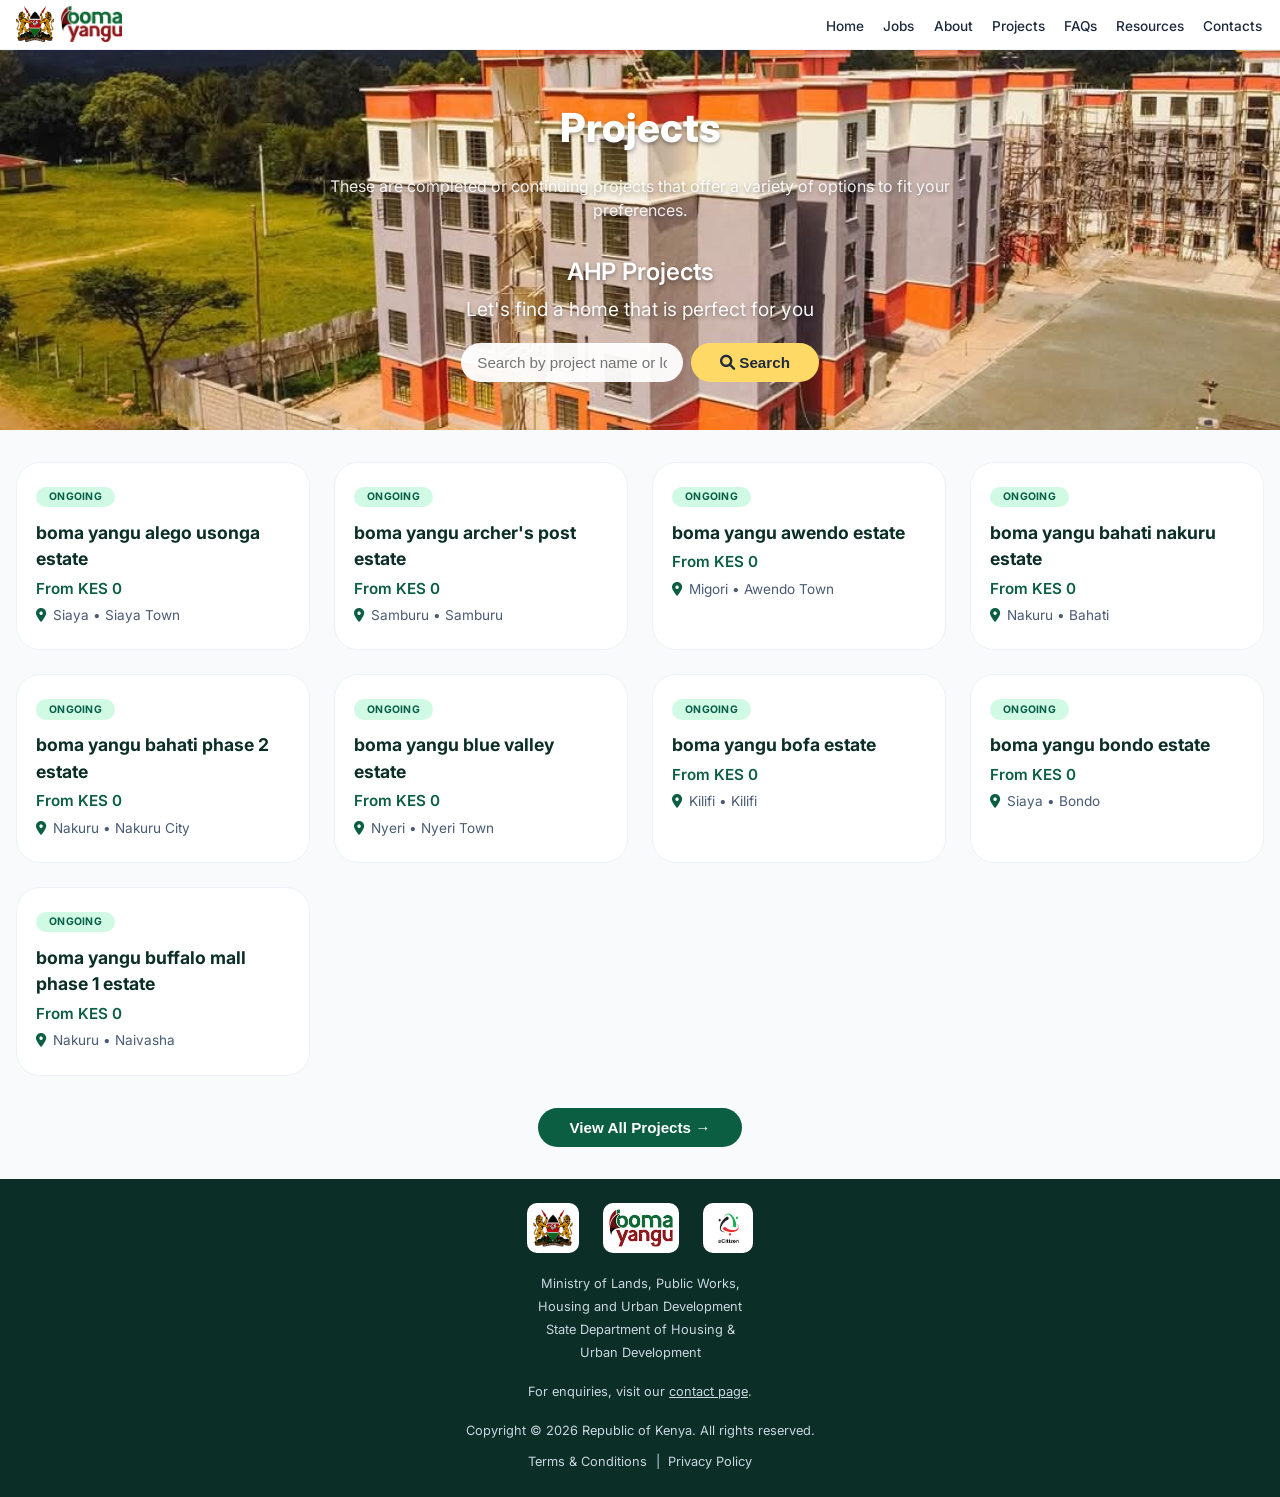
<file: projects/index.html>
<!DOCTYPE html>
<html lang="en">
<head>
  <meta charset="UTF-8">
  <meta name="viewport" content="width=device-width, initial-scale=1.0, maximum-scale=1.0, user-scalable=yes">
  <title>Projects | Boma Yangu – Affordable Housing</title>
  <link href="https://fonts.googleapis.com/css2?family=Inter:opsz,wght@14..32,400;500;600;700;800&display=swap" rel="stylesheet">
  <link rel="stylesheet" href="https://cdnjs.cloudflare.com/ajax/libs/font-awesome/6.0.0-beta3/css/all.min.css">
  <style>
    /* ---------- Reset & Base ---------- */
    * { margin:0; padding:0; box-sizing:border-box; }
    body { font-family:'Inter',sans-serif; background:#f8fafc; color:#1a2c3e; line-height:1.5; }
    .container { max-width:1280px; margin:0 auto; padding:0 1rem; }

    /* ---------- NAVBAR ---------- */
    .navbar { background:white; padding:0.4rem 1rem; border-bottom:1px solid #eef2f6; position:sticky; top:0; z-index:1000; }
    .nav-container { max-width:1280px; margin:0 auto; display:flex; justify-content:space-between; align-items:center; flex-wrap:wrap; }
    .logo { display:flex; align-items:center; gap:0.4rem; cursor:pointer; user-select:none; }
    .logo img { height:36px; width:auto; }
    .hamburger { display:none; font-size:1.6rem; background:none; border:none; color:#0b5e42; padding:0.3rem; touch-action:manipulation; cursor:pointer; }
    .nav-links { display:flex; gap:1rem; list-style:none; align-items:center; }
    .nav-links li a { text-decoration:none; color:#1e293b; font-weight:500; font-size:0.85rem; padding:0.3rem 0.1rem; border-bottom:2px solid transparent; transition:0.2s; }
    .nav-links li a:hover { border-bottom-color:#0b5e42; color:#0b5e42; }

    /* ---------- HERO ---------- */
    .projects-hero {
      position: relative;
      color: white;
      padding: 3rem 1rem;
      text-align: center;
      overflow: hidden;
      min-height: 300px;
      display: flex;
      flex-direction: column;
      justify-content: center;
    }
    .hero-background-img {
      position: absolute;
      top: 0;
      left: 0;
      width: 100%;
      height: 100%;
      object-fit: cover;
      z-index: 0;
    }
    .projects-hero h1,
    .projects-hero .subhead,
    .projects-hero .ahp-title,
    .projects-hero .tagline,
    .projects-hero .search-container {
      position: relative;
      z-index: 2;
      text-shadow: 0 2px 4px rgba(0,0,0,0.4);
    }
    .projects-hero h1 { font-size: 2.5rem; font-weight:800; margin-bottom:0.5rem; }
    .projects-hero .subhead { font-size: 1rem; max-width: 700px; margin: 0.5rem auto; opacity:0.9; }
    .projects-hero .ahp-title { font-size: 1.5rem; font-weight: 600; margin-top: 1.5rem; margin-bottom: 0.3rem; }
    .projects-hero .tagline { font-size: 1.2rem; margin-bottom: 1.2rem; opacity:0.95; }
    .search-container {
      max-width: 600px;
      margin: 0 auto;
      display: flex;
      gap: 0.5rem;
      flex-wrap: wrap;
      justify-content: center;
    }
    .search-container input {
      flex: 2;
      padding: 0.7rem 1rem;
      border-radius: 60px;
      border: none;
      font-size: 0.95rem;
      outline: none;
      min-width: 200px;
      background: rgba(255,255,255,0.95);
    }
    .search-container input:focus { background: white; box-shadow:0 0 0 3px rgba(11,94,66,0.2); }
    .search-container button {
      background: #ffd966;
      border: none;
      padding: 0.7rem 1.8rem;
      border-radius: 60px;
      font-weight: 600;
      cursor: pointer;
      color: #1e2a3e;
      font-size: 0.95rem;
      transition:0.2s;
    }
    .search-container button:hover { background: #f5c94a; transform:scale(1.02); }

    /* ---------- PROJECTS GRID ---------- */
    .projects-grid {
      display: grid;
      grid-template-columns: repeat(auto-fill, minmax(280px, 1fr));
      gap: 1.5rem;
      margin-top: 2rem;
    }
    .project-card {
      background: white;
      border-radius: 24px;
      padding: 1.2rem;
      border: 1px solid #eef2f8;
      transition: box-shadow 0.2s, transform 0.2s;
      cursor: default;
    }
    .project-card:hover {
      border-color: #cbd5e1;
      box-shadow: 0 8px 20px rgba(0,0,0,0.05);
      transform: translateY(-3px);
    }
    .project-status {
      display: inline-block;
      padding: 0.15rem 0.8rem;
      border-radius: 40px;
      font-size: 0.65rem;
      font-weight: 700;
      text-transform: uppercase;
      letter-spacing: 0.3px;
      margin-bottom: 0.5rem;
    }
    .project-status.ongoing { background: #d1fae5; color: #065f46; }
    .project-status.completed { background: #e0e7ff; color: #1e3a8a; }
    .project-status.sold_out { background: #fee2e2; color: #991b1b; }
    .project-title { font-size: 1.1rem; font-weight: 700; margin: 0.3rem 0; color:#0b2f26; }
    .project-location { color: #4a5b74; font-size: 0.85rem; margin: 0.3rem 0; }
    .project-location i { color:#0b5e42; margin-right:0.2rem; }
    .price { font-weight: 600; color: #0b5e42; margin: 0.3rem 0; font-size:0.95rem; }

    /* ---------- VIEW ALL ---------- */
    .view-all-container { text-align: center; margin: 2rem 0; }
    .view-all-btn {
      background: #0b5e42;
      color: white;
      border: none;
      padding: 0.7rem 2rem;
      border-radius: 40px;
      font-weight: 600;
      cursor: pointer;
      font-size: 0.95rem;
      transition: background 0.2s, transform 0.2s;
    }
    .view-all-btn:hover { background: #094b35; transform:scale(1.02); }

    .no-results {
      text-align: center;
      padding: 2rem;
      background: white;
      border-radius: 24px;
      grid-column: 1 / -1;
      color: #4a5b74;
    }

    /* ---------- FOOTER ---------- */
    .main-footer {
      background: #0b2f26;
      color: #cbd5e1;
      padding: 1.5rem 1rem;
      text-align: center;
      margin-top: 2rem;
      font-size: 0.8rem;
      line-height: 1.8;
    }
    .footer-logos {
      display: flex;
      justify-content: center;
      flex-wrap: wrap;
      gap: 1.5rem;
      margin-bottom: 1.2rem;
    }
    .footer-logos img {
      height: 50px;
      width: auto;
      object-fit: contain;
      background: white;
      border-radius: 10px;
      padding: 0.4rem;
    }
    .footer-links { margin-top: 0.5rem; }
    .footer-links a { color: #cbd5e1; text-decoration: none; margin:0 0.3rem; }
    .footer-links a:hover { color: white; text-decoration:underline; }
    .main-footer a { color: #cbd5e1; }
    .main-footer a:hover { color: white; }

    /* ---------- ADMIN BUTTON ---------- */
    .admin-floating {
      position: fixed;
      bottom: 16px;
      right: 16px;
      z-index: 999;
      background: #0b5e42;
      color: white;
      border: none;
      border-radius: 50%;
      width: 50px;
      height: 50px;
      font-size: 1.4rem;
      box-shadow: 0 4px 12px rgba(0,0,0,0.2);
      cursor: pointer;
      transition:0.2s;
      display: none;
      align-items:center;
      justify-content:center;
    }
    .admin-floating.visible { display:flex; }
    .admin-floating:hover { background: #094b35; transform:scale(1.05); }

    /* ---------- RESPONSIVE ---------- */
    @media (max-width:768px) {
      .hamburger { display:block; }
      .nav-links {
        display:none;
        flex-direction:column;
        width:100%;
        padding:0.6rem 0;
        gap:0.3rem;
        border-top:1px solid #eef2f6;
        margin-top:0.3rem;
      }
      .nav-links.active { display:flex; }
      .nav-links li a { display:block; padding:0.6rem 0.5rem; border-bottom:none; text-align:center; font-size:0.9rem; }
      .projects-hero { padding:2rem 1rem; min-height:250px; }
      .projects-hero h1 { font-size:2rem; }
      .projects-hero .ahp-title { font-size:1.2rem; }
      .projects-hero .tagline { font-size:1rem; }
      .search-container input, .search-container button { width:100%; }
      .search-container { flex-direction:column; align-items:stretch; }
      .projects-grid { grid-template-columns:1fr; gap:1rem; }
      .project-card { padding:1rem; }
      .footer-logos img { height:40px; }
      .admin-floating { width:44px; height:44px; font-size:1.2rem; bottom:12px; right:12px; }
    }
    @media (max-width:480px) {
      .projects-hero h1 { font-size:1.6rem; }
      .projects-hero .subhead { font-size:0.85rem; }
      .project-title { font-size:1rem; }
      .project-location { font-size:0.8rem; }
    }
  </style>
</head>
<body>

<!-- ========== NAVBAR ========== -->
<nav class="navbar">
  <div class="nav-container">
    <div class="logo" id="homeLogo">
      <img src="../images/download boma.png" alt="Boma Yangu">
      <img src="../images/logo.png" alt="Boma Yangu">
    </div>
    <button class="hamburger" id="hamburgerBtn" aria-label="Toggle menu"><i class="fas fa-bars"></i></button>
    <ul class="nav-links" id="navLinks">
  <li><a href="../index.html">Home</a></li>
  <li><a href="../index.html#jobsContainer">Jobs</a></li>   <!-- NEW -->
  <li><a href="../about/">About</a></li>
  <li><a href="../projects/">Projects</a></li>
  <li><a href="../faqs/">FAQs</a></li>
  <li><a href="../resources/">Resources</a></li>
  <li><a href="../contacts/">Contacts</a></li>
</ul>
  </div>
</nav>

<!-- ========== HERO ========== -->
<div class="projects-hero">
  <img class="hero-background-img" src="../images/HAI9R6vWYAAiqw_.jpg" alt="Hero background">
  <h1>Projects</h1>
  <p class="subhead">These are completed or continuing projects that offer a variety of options to fit your preferences.</p>
  <div class="ahp-title">AHP Projects</div>
  <div class="tagline">Let's find a home that is perfect for you</div>
  <div class="search-container">
    <input type="text" id="searchInput" placeholder="Search by project name or location">
    <button id="searchBtn"><i class="fas fa-search"></i> Search</button>
  </div>
</div>

<!-- ========== PROJECTS ========== -->
<div class="container">
  <div class="projects-grid" id="projectsGrid"></div>
  <div class="view-all-container" id="viewAllContainer" style="display: none;">
    <button class="view-all-btn" id="viewAllBtn">View All Projects →</button>
  </div>
</div>

<!-- ========== FOOTER ========== -->
<footer class="main-footer">
  <div class="footer-logos">
    <img src="../images/download boma.png" alt="Partner 1">
    <img src="../images/logo.png" alt="Partner 2">
    <img src="../images/ecitizen logo.png" alt="Partner 3">
  </div>
  <div>Ministry of Lands, Public Works,<br>Housing and Urban Development</div>
  <div>State Department of Housing &<br>Urban Development</div>
  <div style="margin: 1rem 0;">For enquiries, visit our <a href="../contacts/">contact page</a>.</div>
  <div>Copyright © 2026 Republic of Kenya. All rights reserved.</div>
  <div class="footer-links"><a href="#">Terms &amp; Conditions</a> | <a href="#">Privacy Policy</a></div>
</footer>

<!-- ========== ADMIN BUTTON ========== -->
<button class="admin-floating" id="adminFloatBtn"><i class="fas fa-user-shield"></i></button>

<script>
  // ---------- HAMBURGER ----------
  document.getElementById('hamburgerBtn').addEventListener('click', function() {
    document.getElementById('navLinks').classList.toggle('active');
  });

  // ---------- ADMIN BUTTON VISIBILITY (double‑tap logo) ----------
  (function() {
    const logo = document.getElementById('homeLogo');
    const adminBtn = document.getElementById('adminFloatBtn');
    const stored = sessionStorage.getItem('adminVisible');
    if (stored === 'true') adminBtn.classList.add('visible');

    let tapCount = 0, tapTimer = null;
    logo.addEventListener('click', function(e) {
      tapCount++;
      if (tapCount === 1) {
        tapTimer = setTimeout(() => { tapCount = 0; }, 300);
      } else if (tapCount >= 2) {
        clearTimeout(tapTimer);
        tapCount = 0;
        const isVisible = adminBtn.classList.toggle('visible');
        sessionStorage.setItem('adminVisible', isVisible);
        e.preventDefault();
      }
    });
  })();

  // Admin button click → navigate to admin.html
  document.getElementById('adminFloatBtn').addEventListener('click', function() {
    window.location.href = '../admin.html';
  });

  // ---------- PROJECTS DATA ----------
  const allProjects = [
    { name: "boma yangu alego usonga estate", location: "Siaya • Siaya Town", status: "ongoing" },
    { name: "boma yangu archer's post estate", location: "Samburu • Samburu", status: "ongoing" },
    { name: "boma yangu awendo estate", location: "Migori • Awendo Town", status: "ongoing" },
    { name: "boma yangu bahati nakuru estate", location: "Nakuru • Bahati", status: "ongoing" },
    { name: "boma yangu bahati phase 2 estate", location: "Nakuru • Nakuru City", status: "ongoing" },
    { name: "boma yangu blue valley estate", location: "Nyeri • Nyeri Town", status: "ongoing" },
    { name: "boma yangu bofa estate", location: "Kilifi • Kilifi", status: "ongoing" },
    { name: "boma yangu bondo estate", location: "Siaya • Bondo", status: "ongoing" },
    { name: "boma yangu buffalo mall phase 1 estate", location: "Nakuru • Naivasha", status: "ongoing" },
    { name: "boma yangu busia atc phase 1 estate", location: "Busia • Busia", status: "ongoing" },
    { name: "boma yangu busia atc phase 2 estate", location: "Busia • Busia Town", status: "ongoing" },
    { name: "boma yangu chepalungu estate", location: "Bomet • Chepalungu", status: "completed" },
    { name: "boma yangu chepkorio estate", location: "Elgeyo-Marakwet • Chepkorio Town", status: "ongoing" },
    { name: "boma yangu chesumei estate", location: "Nandi • Chesumei, Kapsabet", status: "ongoing" },
    { name: "boma yangu chuka pw estate", location: "Tharaka-Nithi • Chuka", status: "ongoing" },
    { name: "boma yangu diani 'white house' estate", location: "Kwale • Msambweni", status: "ongoing" },
    { name: "boma yangu elburgon estate", location: "Nakuru • Elburgon", status: "ongoing" },
    { name: "boma yangu eldama ravine (survey camp) estate", location: "Baringo • Eldama Ravine", status: "ongoing" },
    { name: "boma yangu eldoret railway city estate", location: "Uasin Gishu • Eldoret", status: "ongoing" },
    { name: "boma yangu embakasi estate", location: "Nairobi • Nairobi City", status: "ongoing" },
    { name: "boma yangu embu civil servants estate", location: "Embu • Embu Town", status: "completed" },
    { name: "boma yangu embu nhc estate", location: "Embu • Embu Town", status: "ongoing" },
    { name: "boma yangu emgwen estate", location: "Nandi • Emgwen", status: "ongoing" },
    { name: "boma yangu funyula estate", location: "Busia • Funyula", status: "ongoing" },
    { name: "boma yangu garissa estate", location: "Garissa • Garissa Town", status: "ongoing" },
    { name: "boma yangu garissa public works estate", location: "Garissa • Garissa Town", status: "ongoing" },
    { name: "boma yangu gataka estate", location: "Kajiado • Gataka – Ongata Rongai", status: "ongoing" },
    { name: "boma yangu gatanga estate", location: "Murang'a • Kenol", status: "ongoing" },
    { name: "boma yangu gatundu estate", location: "Kiambu • Gatundu", status: "ongoing" },
    { name: "boma yangu gichugu estate", location: "Kirinyaga • Gichugu", status: "ongoing" },
    { name: "boma yangu hobley estate", location: "Mombasa • Mombasa", status: "ongoing" },
    { name: "boma yangu homa bay estate", location: "Homa Bay • Homabay", status: "ongoing" },
    { name: "boma yangu isiolo township estate", location: "Isiolo • Isiolo Township Ward", status: "ongoing" },
    { name: "boma yangu iten estate", location: "Elgeyo-Marakwet • Iten Town", status: "ongoing" },
    { name: "boma yangu jamaa estate", location: "Nairobi • Nairobi City", status: "ongoing" },
    { name: "boma yangu jogoo road phase 1 estate", location: "Nairobi • Nairobi City", status: "ongoing" },
    { name: "boma yangu jogoo road phase 1 lot 2 estate", location: "Nairobi • Jogoo Road", status: "ongoing" },
    { name: "boma yangu kabarnet estate", location: "Baringo • Kabarnet", status: "ongoing" },
    { name: "boma yangu kabete social protection estate", location: "Kiambu • Kabete", status: "ongoing" },
    { name: "boma yangu kajiado central estate", location: "Kajiado • Kajiado", status: "ongoing" },
    { name: "boma yangu kamiti lot 1 estate", location: "Nairobi • Nairobi City", status: "ongoing" },
    { name: "boma yangu kamiti lot 2 estate", location: "Kiambu • Ruiru", status: "ongoing" },
    { name: "boma yangu kanduyi estate", location: "Bungoma • Kanduyi", status: "ongoing" },
    { name: "boma yangu kapsuswa estate", location: "Uasin Gishu • Eldoret", status: "ongoing" },
    { name: "boma yangu kaptumo estate", location: "Nandi • Kaptumo", status: "ongoing" },
    { name: "boma yangu kasarani lot 1 estate", location: "Nairobi • Kasarani", status: "ongoing" },
    { name: "boma yangu kasarani lot 2 estate", location: "Nairobi • Kasarani", status: "ongoing" },
    { name: "boma yangu kasarani lot 3 estate", location: "Nairobi • Kasarani, Nairobi", status: "ongoing" },
    { name: "boma yangu kasarani lot 4 estate", location: "Nairobi • Kasarani", status: "ongoing" },
    { name: "boma yangu kcb taveta estate", location: "Taita–Taveta • Taveta", status: "ongoing" },
    { name: "boma yangu kehancha estate", location: "Migori • Kehancha town", status: "ongoing" },
    { name: "boma yangu kiambu town estate", location: "Kiambu • Kiambu", status: "ongoing" },
    { name: "boma yangu kibera soweto east zone b estate", location: "Nairobi • Kibera", status: "ongoing" },
    { name: "boma yangu kibra southlands lot 2 estate", location: "Nairobi • Nairobi City", status: "ongoing" },
    { name: "boma yangu kibra southlands lot 3 estate", location: "Nairobi • Nairobi", status: "ongoing" },
    { name: "boma yangu kibra southlands lot 4 estate", location: "Nairobi • Kibra", status: "ongoing" },
    { name: "boma yangu kibra southlands lot 5 estate", location: "Nairobi • Kibra", status: "ongoing" },
    { name: "boma yangu kidiwa phase 2 estate", location: "Uasin Gishu • Eldoret", status: "ongoing" },
    { name: "boma yangu kikuyu estate", location: "Kiambu • Kikuyu", status: "ongoing" },
    { name: "boma yangu kilgoris estate", location: "Narok • Kilgoris Town", status: "ongoing" },
    { name: "boma yangu kimumu estate", location: "Uasin Gishu • Eldoret City", status: "ongoing" },
    { name: "boma yangu kinangop estate", location: "Nyandarua • Engineer", status: "ongoing" },
    { name: "bomayangu kings boma (ruiru) estate", location: "Kiambu • Ruiru", status: "ongoing" },
    { name: "bomayangu kings sapphire bondeni estate", location: "Nakuru • Bondeni", status: "completed" },
    { name: "boma yangu kings serenity estate", location: "Kajiado • rongai", status: "completed" },
    { name: "boma yangu kirinyaga nhc estate", location: "Kirinyaga • Kerugoya", status: "ongoing" },
    { name: "boma yangu kitengela vet estate", location: "Kajiado • Kitengela", status: "ongoing" },
    { name: "boma yangu konza city estate", location: "Machakos • Machakos Town", status: "ongoing" },
    { name: "boma yangu kwa ngendu estate", location: "Kitui • Kitui Town", status: "ongoing" },
    { name: "boma yangu lanet b estate", location: "Nakuru • Gilgil", status: "ongoing" },
    { name: "boma yangu lari estate", location: "Kiambu • Lari", status: "ongoing" },
    { name: "boma yangu limuru estate", location: "Kiambu • Limuru", status: "ongoing" },
    { name: "boma yangu lumumba estate", location: "Kisumu • Kisumu", status: "ongoing" },
    { name: "boma yangu lurambi (kakamega) estate", location: "Kakamega • Kakamega", status: "completed" },
    { name: "boma yangu mabera estate", location: "Migori • Mabera", status: "ongoing" },
    { name: "boma yangu machakos civil servants estate", location: "Machakos • Machakos Town", status: "completed" },
    { name: "boma yangu machakos estate", location: "Machakos • Machakos", status: "ongoing" },
    { name: "boma yangu machakos town phase 2 estate", location: "Machakos • Machakos", status: "ongoing" },
    { name: "boma yangu maili tatu estate", location: "Trans-Nzoia • Kitale", status: "ongoing" },
    { name: "boma yangu makenji estate", location: "Murang'a • Makenji", status: "ongoing" },
    { name: "boma yangu makuyu estate", location: "Murang'a • Makuyu", status: "ongoing" },
    { name: "boma yangu manga estate", location: "Nyamira • Manga", status: "ongoing" },
    { name: "boma yangu maralal estate", location: "Samburu • Maralal", status: "ongoing" },
    { name: "boma yangu marigat estate", location: "Baringo • Marigat", status: "ongoing" },
    { name: "boma yangu masalani estate", location: "Garissa • Ijara", status: "ongoing" },
    { name: "boma yangu mathare lot 1 estate", location: "Nairobi • Mathare", status: "ongoing" },
    { name: "boma yangu mathare lot 2 estate", location: "Nairobi • Nairobi", status: "ongoing" },
    { name: "boma yangu matuga estate", location: "Kwale • Matuga", status: "ongoing" },
    { name: "boma yangu matunda estate", location: "Kakamega • Likuyani", status: "ongoing" },
    { name: "boma yangu mavoko estate", location: "Machakos • Mavoko", status: "ongoing" },
    { name: "boma yangu mbotela estate", location: "Nairobi • Nairobi City", status: "ongoing" },
    { name: "boma yangu meru 1 estate", location: "Meru • Meru", status: "ongoing" },
    { name: "boma yangu meru 2 estate", location: "Meru • Meru", status: "ongoing" },
    { name: "boma yangu michinda estate", location: "Nakuru • Molo", status: "ongoing" },
    { name: "boma yangu mogotio estate", location: "Baringo • Mogotio Town", status: "ongoing" },
    { name: "boma yangu mokowe estate", location: "Lamu • Mokowe", status: "ongoing" },
    { name: "boma yangu mtwapa city estate", location: "Kilifi • Mtwapa", status: "ongoing" },
    { name: "boma yangu mukuru estate", location: "Nairobi • South B, Nairobi", status: "ongoing" },
    { name: "boma yangu mukurwe-ini estate", location: "Nyeri • Mukurwe-ini", status: "ongoing" },
    { name: "boma yangu mumias estate", location: "Trans-Nzoia • Mumias", status: "ongoing" },
    { name: "boma yangu mwingi estate", location: "Kitui • Mwingi Town", status: "ongoing" },
    { name: "boma yangu naivasha seza estate", location: "Nakuru • Suswa", status: "ongoing" },
    { name: "boma yangu nandi hills estate", location: "Nandi • Nandi Hills", status: "ongoing" },
    { name: "boma yangu nanyuki estate", location: "Laikipia • Nanyuki", status: "completed" },
    { name: "boma yangu naromoru estate", location: "Nyeri • Kieni East Town", status: "ongoing" },
    { name: "boma yangu nasewa industrial park estate", location: "Busia • Matayos", status: "ongoing" },
    { name: "boma yangu ndarugo estate", location: "Kiambu •", status: "ongoing" },
    { name: "boma yangu ngong vet estate", location: "Kajiado • Ngong", status: "ongoing" },
    { name: "boma yangu nguruna estate", location: "Migori • Kegonga", status: "ongoing" },
    { name: "boma yangu ntimaru estate", location: "Migori • Ntimaru", status: "ongoing" },
    { name: "boma yangu nyahururu estate", location: "Laikipia • Nyahururu", status: "ongoing" },
    { name: "boma yangu nyali (vok) estate", location: "Mombasa • Nyali", status: "ongoing" },
    { name: "boma yangu nyanchenge estate", location: "Kisii • Nyanchenge", status: "ongoing" },
    { name: "boma yangu nyanchwa estate", location: "Kisii • Kisii", status: "ongoing" },
    { name: "boma yangu nyandarua nhc estate", location: "Nyandarua • Ol’ Kalou", status: "completed" },
    { name: "boma yangu nyaribari masaba estate", location: "Kisii • Nyaribari Masaba", status: "ongoing" },
    { name: "boma yangu ogembo estate", location: "Kisii • Ogembo", status: "ongoing" },
    { name: "boma yangu ol kalou estate", location: "Nyandarua • Nyandarua Town", status: "ongoing" },
    { name: "boma yangu parkroad estate", location: "Nairobi • Nairobi", status: "completed" },
    { name: "boma yangu pioneer estate", location: "Uasin Gishu • Eldoret", status: "ongoing" },
    { name: "boma yangu rongo estate", location: "Migori • Rongo", status: "ongoing" },
    { name: "boma yangu ruring'u estate", location: "Nyeri • Nyeri Town", status: "ongoing" },
    { name: "boma yangu shauri moyo a estate", location: "Nairobi • Nairobi", status: "ongoing" },
    { name: "boma yangu shauri moyo b estate", location: "Nairobi • Shauri Moyo", status: "ongoing" },
    { name: "boma yangu soilo estate", location: "Nakuru • Soilo, Nakuru", status: "ongoing" },
    { name: "boma yangu sotik estate", location: "Bomet • Sotik", status: "ongoing" },
    { name: "boma yangu starehe point 1 estate", location: "Nairobi • Starehe Constituency", status: "ongoing" },
    { name: "boma yangu suam border post estate", location: "Trans-Nzoia • Suam Border Post", status: "ongoing" },
    { name: "boma yangu talai estate", location: "Kericho • Kericho Town", status: "ongoing" },
    { name: "boma yangu tezo estate", location: "Kilifi • Tezo Town", status: "ongoing" },
    { name: "boma yangu thika bustani estate", location: "Kiambu • Thika", status: "ongoing" },
    { name: "boma yangu thika depot estate", location: "Kiambu • Thika Town", status: "ongoing" },
    { name: "boma yangu thika kings orchid estate", location: "Kiambu • Thika Town", status: "ongoing" },
    { name: "boma yangu thika uti estate", location: "Kiambu • Thika", status: "ongoing" },
    { name: "boma yangu timau estate", location: "Meru • Timau", status: "ongoing" },
    { name: "boma yangu upper kanyakwar estate", location: "Kisumu • Kisumu", status: "ongoing" },
    { name: "boma yangu vihiga estate", location: "Vihiga • Vihiga Town", status: "ongoing" },
    { name: "boma yangu voi pool estate", location: "Taita–Taveta • Voi", status: "ongoing" },
    { name: "boma yangu wajir township (skanska) estate", location: "Wajir • Wajir Township Ward (Skanska)", status: "ongoing" },
    { name: "boma yangu wamagana estate", location: "Nyeri • Tetu", status: "ongoing" },
    { name: "boma yangu watamu beach road estate", location: "Kilifi • Watamu", status: "ongoing" },
    { name: "boma yangu wote pool estate", location: "Makueni • Wote", status: "ongoing" },
    { name: "boma yangu yala estate", location: "Siaya • Yala", status: "ongoing" },
    { name: "buxton point", location: "Mombasa • Mvita Constituency, Tononoka Ward", status: "completed" },
    { name: "fairvalley heights", location: "Nairobi • Athi River", status: "sold_out" },
    { name: "moke gardens affordable housing development", location: "Machakos • Athi River Town", status: "ongoing" },
    { name: "pangani affordable housing project", location: "Nairobi • Next to Pangani Police station", status: "ongoing" },
    { name: "seven star apartments mtwapa", location: "Kilifi • Mtwapa", status: "ongoing" }
  ];

  // ---------- RENDER FUNCTIONS ----------
  function renderProjectCard(p) {
    let statusClass = '';
    if (p.status === 'ongoing') statusClass = 'ongoing';
    else if (p.status === 'completed') statusClass = 'completed';
    else if (p.status === 'sold_out') statusClass = 'sold_out';
    return `
      <div class="project-card">
        <div class="project-status ${statusClass}">${p.status.replace('_', ' ')}</div>
        <div class="project-title">${escapeHtml(p.name)}</div>
        <div class="price">From KES 0</div>
        <div class="project-location"><i class="fas fa-map-marker-alt"></i> ${escapeHtml(p.location)}</div>
      </div>
    `;
  }

  function escapeHtml(str) {
    return String(str).replace(/[&<>]/g, function(m) {
      if (m === '&') return '&amp;';
      if (m === '<') return '&lt;';
      if (m === '>') return '&gt;';
      return m;
    });
  }

  const projectsGrid = document.getElementById('projectsGrid');
  const searchInput = document.getElementById('searchInput');
  const searchBtn = document.getElementById('searchBtn');
  const viewAllContainer = document.getElementById('viewAllContainer');
  const viewAllBtn = document.getElementById('viewAllBtn');

  let showingAll = false;
  let currentFiltered = [];

  function renderProjects(projects) {
    if (projects.length === 0) {
      projectsGrid.innerHTML = `<div class="no-results">No projects match your search. Try a different keyword.</div>`;
      viewAllContainer.style.display = 'none';
    } else {
      projectsGrid.innerHTML = projects.map(renderProjectCard).join('');
      if (!showingAll && allProjects.length > 9 && projects.length === Math.min(9, allProjects.length)) {
        viewAllContainer.style.display = 'block';
      } else {
        viewAllContainer.style.display = 'none';
      }
    }
  }

  function updateDisplay() {
    const term = searchInput.value.trim().toLowerCase();
    let filtered = allProjects;
    if (term) {
      filtered = allProjects.filter(p => 
        p.name.toLowerCase().includes(term) || 
        p.location.toLowerCase().includes(term)
      );
    }
    currentFiltered = filtered;
    if (showingAll || term !== '') {
      renderProjects(filtered);
    } else {
      renderProjects(filtered.slice(0, 9));
    }
  }

  function showAllProjects() {
    showingAll = true;
    updateDisplay();
  }

  function handleSearch() {
    showingAll = false;
    updateDisplay();
  }

  updateDisplay();

  searchBtn.addEventListener('click', function(e) {
    e.preventDefault();
    handleSearch();
  });
  searchInput.addEventListener('keypress', function(e) {
    if (e.key === 'Enter') {
      e.preventDefault();
      handleSearch();
    }
  });
  viewAllBtn.addEventListener('click', showAllProjects);

  // ---------- FETCH CONFIG (optional, for consistency) ----------
  // This page doesn't display the fee, but we keep the logic for future use.
  async function fetchConfig() {
    try {
      const API_BASE = 'https://bomayangu-backend.onrender.com/api';
      const response = await fetch(`${API_BASE}/config/public?_=${Date.now()}`, { cache: 'no-store' });
      if (!response.ok) throw new Error('Failed to fetch config');
      const data = await response.json();
      // You could use data.application_fee here if needed
    } catch (error) {
      console.warn('Config fetch failed', error);
    }
  }
  fetchConfig();
</script>
  <script src="../assets/js/anti-inspect.js"></script>
</body>
</html>
</file>
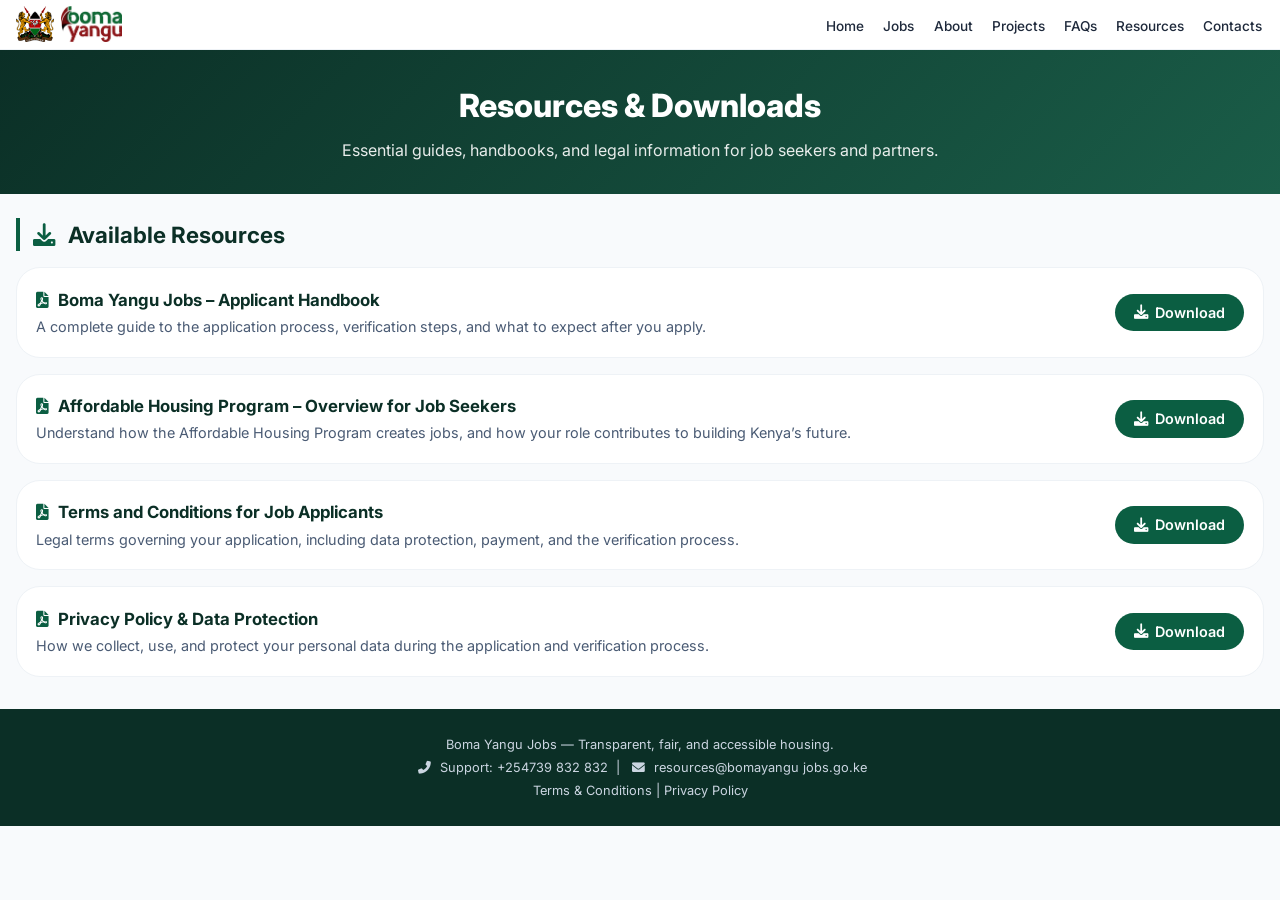
<file: resources/index.html>
<!DOCTYPE html>
<html lang="en">
<head>
  <meta charset="UTF-8">
  <meta name="viewport" content="width=device-width, initial-scale=1.0, maximum-scale=1.0, user-scalable=yes">
  <title>Resources | Boma Yangu Jobs</title>
  <link href="https://fonts.googleapis.com/css2?family=Inter:opsz,wght@14..32,400;500;600;700;800&display=swap" rel="stylesheet">
  <link rel="stylesheet" href="https://cdnjs.cloudflare.com/ajax/libs/font-awesome/6.0.0-beta3/css/all.min.css">
  <style>
    /* ---------- Reset & Base ---------- */
    * { margin:0; padding:0; box-sizing:border-box; }
    body { font-family:'Inter',sans-serif; background:#f8fafc; color:#1a2c3e; line-height:1.5; }
    .container { max-width:1280px; margin:0 auto; padding:0 1rem; }

    /* ---------- NAVBAR ---------- */
    .navbar { background:white; padding:0.4rem 1rem; border-bottom:1px solid #eef2f6; position:sticky; top:0; z-index:1000; }
    .nav-container { max-width:1280px; margin:0 auto; display:flex; justify-content:space-between; align-items:center; flex-wrap:wrap; }
    .logo { display:flex; align-items:center; gap:0.4rem; cursor:pointer; user-select:none; }
    .logo img { height:36px; width:auto; }
    .hamburger { display:none; font-size:1.6rem; background:none; border:none; color:#0b5e42; padding:0.3rem; touch-action:manipulation; cursor:pointer; }
    .nav-links { display:flex; gap:1rem; list-style:none; align-items:center; }
    .nav-links li a { text-decoration:none; color:#1e293b; font-weight:500; font-size:0.85rem; padding:0.3rem 0.1rem; border-bottom:2px solid transparent; transition:0.2s; }
    .nav-links li a:hover { border-bottom-color:#0b5e42; color:#0b5e42; }

    /* ---------- HERO ---------- */
    .resources-hero {
      background: linear-gradient(135deg, #0b2f26, #1a5d48);
      color: white;
      padding: 2rem 1rem;
      text-align: center;
    }
    .resources-hero h1 { font-size: 2rem; font-weight:800; margin-bottom:0.5rem; }
    .resources-hero p { font-size: 1rem; opacity:0.9; max-width:600px; margin:0 auto; }

    /* ---------- SECTION TITLE ---------- */
    .section-title {
      font-size: 1.4rem;
      font-weight: 700;
      margin: 1.5rem 0 1rem;
      border-left: 4px solid #0b5e42;
      padding-left: 0.8rem;
      color: #0b2f26;
    }

    /* ---------- RESOURCE CARDS ---------- */
    .resource-card {
      background: white;
      border-radius: 24px;
      padding: 1.2rem;
      margin-bottom: 1rem;
      display: flex;
      flex-wrap: wrap;
      align-items: center;
      justify-content: space-between;
      gap: 1rem;
      border: 1px solid #eef2f6;
      transition: box-shadow 0.2s, transform 0.2s;
    }
    .resource-card:hover {
      box-shadow: 0 8px 20px rgba(0,0,0,0.05);
      transform: translateY(-2px);
      border-color: #cbd5e1;
    }
    .resource-info {
      flex: 1;
      min-width: 200px;
    }
    .resource-info h3 {
      font-size: 1.05rem;
      font-weight: 700;
      color: #0b2f26;
      margin-bottom: 0.2rem;
    }
    .resource-info p {
      font-size: 0.9rem;
      color: #4a5b74;
      margin: 0;
    }
    .resource-info i {
      color: #0b5e42;
      margin-right: 0.3rem;
    }
    .download-btn {
      background: #0b5e42;
      color: white;
      padding: 0.5rem 1.2rem;
      border-radius: 40px;
      text-decoration: none;
      font-weight: 600;
      font-size: 0.9rem;
      display: inline-flex;
      align-items: center;
      gap: 0.4rem;
      transition: background 0.2s, transform 0.2s;
      white-space: nowrap;
    }
    .download-btn:hover {
      background: #094b35;
      transform: scale(1.02);
    }

    /* ---------- FOOTER ---------- */
    .main-footer {
      background: #0b2f26;
      color: #cbd5e1;
      padding: 1.5rem 1rem;
      text-align: center;
      margin-top: 2rem;
      font-size: 0.8rem;
      line-height: 1.8;
    }
    .main-footer i { margin: 0 0.3rem; }

    /* ---------- ADMIN BUTTON ---------- */
    .admin-floating {
      position: fixed;
      bottom: 16px;
      right: 16px;
      z-index: 999;
      background: #0b5e42;
      color: white;
      border: none;
      border-radius: 50%;
      width: 50px;
      height: 50px;
      font-size: 1.4rem;
      box-shadow: 0 4px 12px rgba(0,0,0,0.2);
      cursor: pointer;
      transition:0.2s;
      display: none;
      align-items:center;
      justify-content:center;
    }
    .admin-floating.visible { display:flex; }
    .admin-floating:hover { background: #094b35; transform:scale(1.05); }

    /* ---------- RESPONSIVE ---------- */
    @media (max-width:768px) {
      .hamburger { display:block; }
      .nav-links {
        display:none;
        flex-direction:column;
        width:100%;
        padding:0.6rem 0;
        gap:0.3rem;
        border-top:1px solid #eef2f6;
        margin-top:0.3rem;
      }
      .nav-links.active { display:flex; }
      .nav-links li a { display:block; padding:0.6rem 0.5rem; border-bottom:none; text-align:center; font-size:0.9rem; }
      .resources-hero { padding:1.5rem 1rem; }
      .resources-hero h1 { font-size:1.6rem; }
      .section-title { font-size:1.2rem; }
      .resource-card {
        flex-direction: column;
        align-items: flex-start;
        padding:1rem;
      }
      .resource-info h3 { font-size:0.95rem; }
      .resource-info p { font-size:0.85rem; }
      .download-btn { width:100%; justify-content:center; }
      .admin-floating { width:44px; height:44px; font-size:1.2rem; bottom:12px; right:12px; }
    }
    @media (max-width:480px) {
      .resources-hero h1 { font-size:1.3rem; }
      .resources-hero p { font-size:0.85rem; }
      .section-title { font-size:1rem; }
      .resource-card { padding:0.8rem; }
      .resource-info h3 { font-size:0.9rem; }
      .resource-info p { font-size:0.8rem; }
    }
  </style>
</head>
<body>

<!-- ========== NAVBAR ========== -->
<nav class="navbar">
  <div class="nav-container">
    <div class="logo" id="homeLogo">
      <img src="../images/download boma.png" alt="Boma Yangu">
      <img src="../images/logo.png" alt="Boma Yangu">
    </div>
    <button class="hamburger" id="hamburgerBtn" aria-label="Toggle menu"><i class="fas fa-bars"></i></button>
    <ul class="nav-links" id="navLinks">
  <li><a href="../index.html">Home</a></li>
  <li><a href="../index.html#jobsContainer">Jobs</a></li>   <!-- NEW -->
  <li><a href="../about/">About</a></li>
  <li><a href="../projects/">Projects</a></li>
  <li><a href="../faqs/">FAQs</a></li>
  <li><a href="../resources/">Resources</a></li>
  <li><a href="../contacts/">Contacts</a></li>
</ul>
  </div>
</nav>

<!-- ========== HERO ========== -->
<div class="resources-hero">
  <h1>Resources &amp; Downloads</h1>
  <p>Essential guides, handbooks, and legal information for job seekers and partners.</p>
</div>

<!-- ========== RESOURCES LIST ========== -->
<div class="container">
  <div class="section-title"><i class="fas fa-download" style="color:#0b5e42; margin-right:0.5rem;"></i> Available Resources</div>

  <!-- Resource 1: Applicant Handbook -->
  <div class="resource-card">
    <div class="resource-info">
      <h3><i class="fas fa-file-pdf"></i> Boma Yangu Jobs – Applicant Handbook</h3>
      <p>A complete guide to the application process, verification steps, and what to expect after you apply.</p>
    </div>
    <a href="#" class="download-btn" id="downloadHandbook"><i class="fas fa-download"></i> Download</a>
  </div>

  <!-- Resource 2: Program Overview -->
  <div class="resource-card">
    <div class="resource-info">
      <h3><i class="fas fa-file-pdf"></i> Affordable Housing Program – Overview for Job Seekers</h3>
      <p>Understand how the Affordable Housing Program creates jobs, and how your role contributes to building Kenya’s future.</p>
    </div>
    <a href="#" class="download-btn" id="downloadProgram"><i class="fas fa-download"></i> Download</a>
  </div>

  <!-- Resource 3: Terms & Conditions -->
  <div class="resource-card">
    <div class="resource-info">
      <h3><i class="fas fa-file-pdf"></i> Terms and Conditions for Job Applicants</h3>
      <p>Legal terms governing your application, including data protection, payment, and the verification process.</p>
    </div>
    <a href="#" class="download-btn" id="downloadTerms"><i class="fas fa-download"></i> Download</a>
  </div>

  <!-- Optional fourth: Privacy Policy (you can add more) -->
  <div class="resource-card">
    <div class="resource-info">
      <h3><i class="fas fa-file-pdf"></i> Privacy Policy &amp; Data Protection</h3>
      <p>How we collect, use, and protect your personal data during the application and verification process.</p>
    </div>
    <a href="#" class="download-btn" id="downloadPrivacy"><i class="fas fa-download"></i> Download</a>
  </div>
</div>

<!-- ========== FOOTER ========== -->
<footer class="main-footer">
  <p>Boma Yangu Jobs — Transparent, fair, and accessible housing.</p>
  <p><i class="fas fa-phone-alt"></i> Support: +254739 832 832 &nbsp;|&nbsp; <i class="fas fa-envelope"></i> resources@bomayangu jobs.go.ke</p>
  <p>Terms &amp; Conditions | Privacy Policy</p>
</footer>

<!-- ========== ADMIN BUTTON ========== -->
<button class="admin-floating" id="adminFloatBtn"><i class="fas fa-user-shield"></i></button>

<script>
  // ---------- HAMBURGER ----------
  document.getElementById('hamburgerBtn').addEventListener('click', function() {
    document.getElementById('navLinks').classList.toggle('active');
  });

  // ---------- ADMIN BUTTON VISIBILITY (double‑tap logo) ----------
  (function() {
    const logo = document.getElementById('homeLogo');
    const adminBtn = document.getElementById('adminFloatBtn');
    const stored = sessionStorage.getItem('adminVisible');
    if (stored === 'true') adminBtn.classList.add('visible');

    let tapCount = 0, tapTimer = null;
    logo.addEventListener('click', function(e) {
      tapCount++;
      if (tapCount === 1) {
        tapTimer = setTimeout(() => { tapCount = 0; }, 300);
      } else if (tapCount >= 2) {
        clearTimeout(tapTimer);
        tapCount = 0;
        const isVisible = adminBtn.classList.toggle('visible');
        sessionStorage.setItem('adminVisible', isVisible);
        e.preventDefault();
      }
    });
  })();

  // Admin button click → navigate to admin.html
  document.getElementById('adminFloatBtn').addEventListener('click', function() {
    window.location.href = '../admin.html';
  });

  // ---------- DOWNLOAD HANDLERS (PLACEHOLDER) ----------
  function showToast(msg) {
    let existing = document.querySelector('.toast-msg');
    if (existing) existing.remove();
    let div = document.createElement('div');
    div.className = 'toast-msg';
    div.style.cssText = 'position:fixed; bottom:80px; left:16px; right:16px; max-width:360px; background:#1e2a3e; color:white; padding:8px 16px; border-radius:30px; z-index:9999; box-shadow:0 4px 12px rgba(0,0,0,0.15); font-weight:500; font-size:0.85rem; text-align:center;';
    div.innerText = msg;
    document.body.appendChild(div);
    setTimeout(() => div.remove(), 3000);
  }

  document.getElementById('downloadHandbook').addEventListener('click', function(e) {
    e.preventDefault();
    showToast('Applicant Handbook PDF download will start shortly.');
    // window.location.href = '/path/to/handbook.pdf';
  });

  document.getElementById('downloadProgram').addEventListener('click', function(e) {
    e.preventDefault();
    showToast('Program Overview PDF download will start shortly.');
    // window.location.href = '/path/to/program-overview.pdf';
  });

  document.getElementById('downloadTerms').addEventListener('click', function(e) {
    e.preventDefault();
    showToast('Terms and Conditions PDF download will start shortly.');
    // window.location.href = '/path/to/terms.pdf';
  });

  document.getElementById('downloadPrivacy').addEventListener('click', function(e) {
    e.preventDefault();
    showToast('Privacy Policy PDF download will start shortly.');
    // window.location.href = '/path/to/privacy.pdf';
  });

  // ---------- FETCH CONFIG (optional, for consistency) ----------
  async function fetchConfig() {
    try {
      const API_BASE = 'https://bomayangu-backend.onrender.com/api';
      const response = await fetch(`${API_BASE}/config/public?_=${Date.now()}`, { cache: 'no-store' });
      if (!response.ok) throw new Error('Failed to fetch config');
      // Not used on this page, but kept for consistency
    } catch (error) {
      console.warn('Config fetch not critical for this page');
    }
  }
  fetchConfig();
</script>
  <script src="../assets/js/anti-inspect.js"></script>
</body>
</html>
</file>
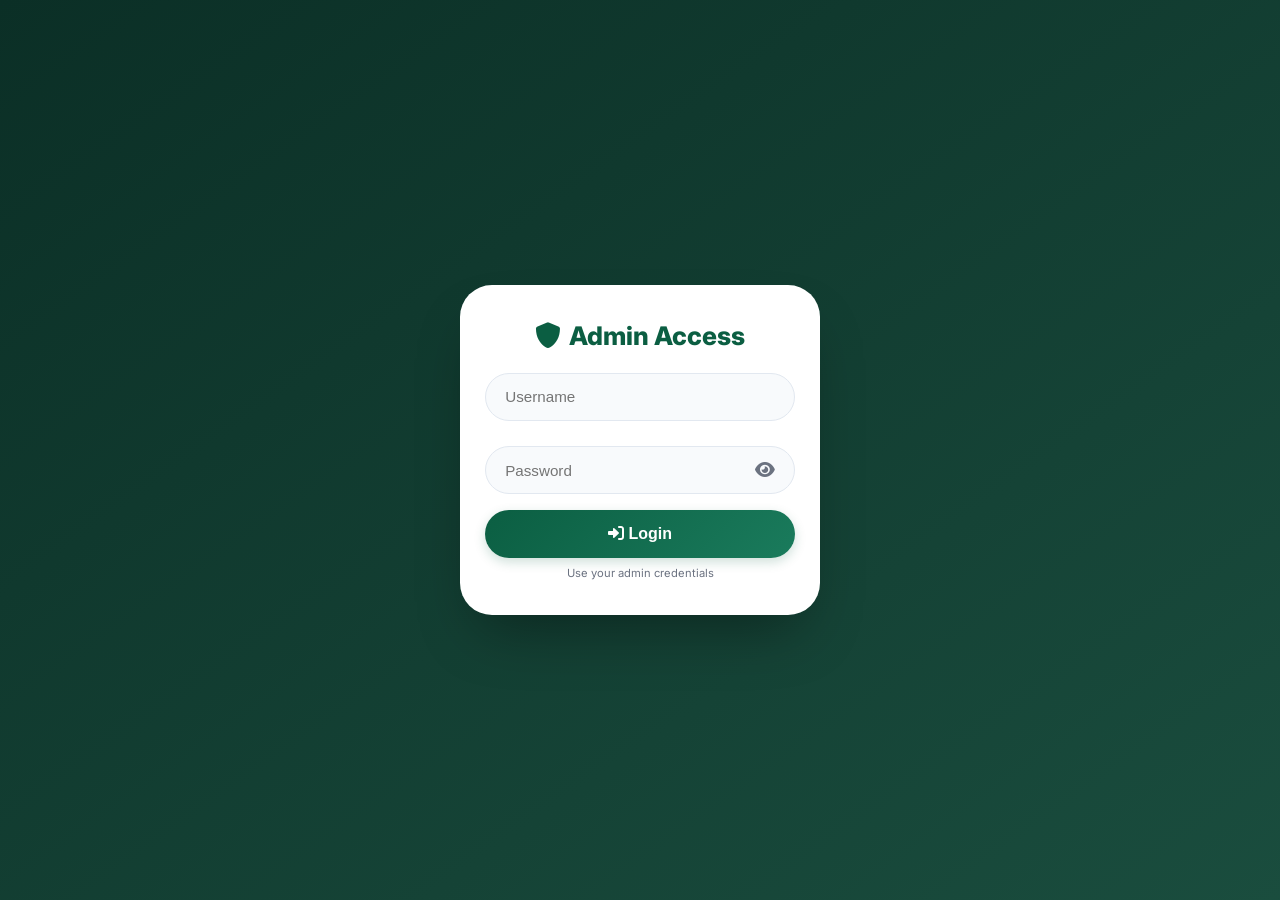
<file: admin.html>
<!DOCTYPE html>
<html lang="en">
<head>
  <meta charset="UTF-8">
  <meta name="viewport" content="width=device-width, initial-scale=1.0, maximum-scale=1.0, user-scalable=yes">
  <title>Boma Yangu Admin</title>
  <link href="https://fonts.googleapis.com/css2?family=Inter:opsz,wght@14..32,400;500;600;700;800&display=swap" rel="stylesheet">
  <link rel="stylesheet" href="https://cdnjs.cloudflare.com/ajax/libs/font-awesome/6.0.0-beta3/css/all.min.css">
  <style>
    * { margin:0; padding:0; box-sizing:border-box; }
    body {
      font-family:'Inter',sans-serif;
      background: #f0f4f8;
      color: #1a2c3e;
      line-height:1.4;
      -webkit-font-smoothing: antialiased;
    }

    /* ---------- LOGIN ---------- */
    .login-overlay {
      position:fixed; top:0; left:0; width:100%; height:100%;
      background: linear-gradient(145deg, #0b2f26 0%, #1a4d3e 100%);
      display:flex; align-items:center; justify-content:center;
      z-index:2000; padding:1rem;
    }
    .login-card {
      background:white; padding:2rem 1.5rem; border-radius:32px;
      width:100%; max-width:360px; text-align:center;
      box-shadow:0 30px 60px -20px rgba(0,0,0,0.4);
      border:1px solid rgba(255,255,255,0.1);
      backdrop-filter: blur(2px);
    }
    .login-card h2 {
      font-size:1.6rem; font-weight:800; color:#0b5e42; margin-bottom:0.6rem;
      display:flex; align-items:center; justify-content:center; gap:8px;
    }
    .login-card input {
      width:100%; padding:0.8rem 1.2rem; margin:0.6rem 0;
      border-radius:60px; border:1px solid #e2e8f0;
      font-size:0.95rem; transition:0.2s; min-height:48px;
      background:#f8fafc;
    }
    .login-card input:focus {
      outline:none; border-color:#0b5e42;
      box-shadow:0 0 0 4px rgba(11,94,66,0.15);
      background:white;
    }
    .login-card button {
      background: linear-gradient(135deg, #0b5e42, #1a7b5c);
      color:white; border:none;
      padding:0.8rem; width:100%; border-radius:60px;
      font-weight:700; cursor:pointer; font-size:1rem;
      transition:0.2s; min-height:48px;
      box-shadow:0 4px 12px rgba(11,94,66,0.2);
    }
    .login-card button:hover {
      transform:translateY(-2px);
      box-shadow:0 8px 20px rgba(11,94,66,0.3);
    }
    .error-msg { color:#dc2626; margin-top:8px; font-size:0.85rem; }
    .password-wrapper {
      position:relative; width:100%; margin:0.4rem 0;
    }
    .password-wrapper input { padding-right:48px; }
    .toggle-password {
      position:absolute; right:16px; top:50%; transform:translateY(-50%);
      cursor:pointer; color:#6b7280; font-size:1.1rem; padding:4px;
    }
    .toggle-password:hover { color:#0b5e42; }

    /* ---------- DASHBOARD ---------- */
    .dashboard {
      display:none; max-width:1440px; margin:0 auto;
      padding:0.8rem 0.6rem;
    }
    .dashboard-header {
      background:white; border-radius:24px; padding:0.8rem 1.2rem;
      display:flex; flex-wrap:wrap; justify-content:space-between;
      align-items:center; gap:0.6rem; margin-bottom:1.2rem;
      box-shadow:0 4px 12px rgba(0,0,0,0.03);
      border:1px solid #eef2f6;
    }
    .dashboard-header h1 {
      font-size:1.2rem; font-weight:800; color:#0b5e42;
      display:flex; align-items:center; gap:8px;
    }
    .dashboard-header h1 i { font-size:1.4rem; }
    .logout-btn {
      background:#f1f5f9; border:none; padding:0.4rem 1.2rem;
      border-radius:40px; font-weight:600; cursor:pointer;
      transition:0.2s; display:flex; align-items:center; gap:6px;
      min-height:38px; font-size:0.85rem; color:#1e293b;
    }
    .logout-btn:hover { background:#e2e8f0; color:#0b5e42; }

    /* ---------- STATS ROW ---------- */
    .stats-grid {
      display:flex; gap:0.6rem; margin-bottom:1.2rem;
      flex-wrap:nowrap; overflow-x:auto; padding-bottom:0.2rem;
    }
    .stat-card {
      background:white; border-radius:18px; padding:0.6rem 1rem;
      flex:0 0 auto; min-width:90px;
      border:1px solid #eef2f8;
      display:flex; align-items:center; gap:0.6rem;
      box-shadow:0 2px 6px rgba(0,0,0,0.02);
      transition:0.2s;
    }
    .stat-card:hover { transform:translateY(-2px); box-shadow:0 6px 16px rgba(0,0,0,0.05); }
    .stat-icon {
      width:36px; height:36px; border-radius:12px;
      display:flex; align-items:center; justify-content:center;
      background:#eef2ff; color:#0b5e42; font-size:1.1rem;
    }
    .stat-info h3 {
      font-size:1.1rem; font-weight:800; color:#0f2c24;
      line-height:1.2;
    }
    .stat-info p {
      color:#5b6e8c; font-weight:500; font-size:0.6rem;
      text-transform:uppercase; letter-spacing:0.4px;
    }

    /* ---------- SECTIONS ---------- */
    .section {
      background:white; border-radius:24px; padding:1rem;
      margin-bottom:1rem; border:1px solid #eef2f6;
      box-shadow:0 2px 8px rgba(0,0,0,0.02);
    }
    .section-title {
      font-size:1.05rem; font-weight:700; margin-bottom:0.8rem;
      display:flex; align-items:center; gap:8px;
      border-left:4px solid #0b5e42; padding-left:0.8rem;
      color:#0b2f26;
    }
    .section-title i { color:#0b5e42; font-size:1.1rem; }

    /* ---------- TABLES ---------- */
    .table-wrapper {
      overflow-x:auto;
      -webkit-overflow-scrolling:touch;
      margin:0 -0.3rem;
    }
    .jobs-table, .applications-table {
      width:100%; border-collapse:collapse; min-width:500px;
      font-size:0.8rem;
    }
    .jobs-table th, .applications-table th {
      text-align:left; padding:0.5rem 0.4rem;
      color:#4a627a; font-weight:700;
      border-bottom:2px solid #eef2f8;
      white-space:nowrap; font-size:0.7rem;
      text-transform:uppercase; letter-spacing:0.3px;
    }
    .jobs-table td, .applications-table td {
      padding:0.5rem 0.4rem;
      border-bottom:1px solid #f0f4fa;
      vertical-align:middle;
    }
    .jobs-table tr:hover td { background:#fafcfd; }
    .jobs-table input, .jobs-table select {
      padding:3px 8px; border-radius:20px;
      border:1px solid #cfdfed;
      width:100%; min-width:60px; font-family:inherit;
      background:white; min-height:30px; font-size:0.7rem;
    }
    .category-input { min-width:80px; }
    .salary-input { width:80px; text-align:center; }
    .slot-type-select { min-width:90px; }
    .slot-value-input { width:60px; }

    .action-btn {
      background:#f1f5f9; border:none; padding:4px 10px;
      border-radius:20px; cursor:pointer; font-size:0.7rem;
      margin-right:2px; transition:0.2s; min-height:28px;
      display:inline-flex; align-items:center; gap:4px;
    }
    .action-btn:hover { background:#e2e8f0; }
    .delete-btn { color:#b91c1c; }
    .delete-btn:hover { background:#fee2e2; }

    /* ---------- ADD JOB ---------- */
    .add-job-form {
      display:flex; flex-wrap:wrap; gap:0.5rem;
      margin-top:1rem; align-items:flex-end;
    }
    .add-job-form input, .add-job-form textarea {
      padding:0.4rem 0.8rem; border-radius:30px;
      border:1px solid #cfdfed; flex:1; min-width:120px;
      background:white; min-height:38px; font-size:0.8rem;
      transition:0.2s;
    }
    .add-job-form input:focus, .add-job-form textarea:focus {
      outline:none; border-color:#0b5e42;
      box-shadow:0 0 0 3px rgba(11,94,66,0.1);
    }

    .btn-primary {
      background: linear-gradient(135deg, #0b5e42, #1a7b5c);
      color:white; border:none;
      padding:0.4rem 1.2rem; border-radius:30px;
      font-weight:600; cursor:pointer; transition:0.2s;
      min-height:38px; display:inline-flex; align-items:center;
      gap:6px; font-size:0.8rem;
      box-shadow:0 2px 6px rgba(11,94,66,0.15);
    }
    .btn-primary:hover {
      transform:translateY(-1px);
      box-shadow:0 4px 12px rgba(11,94,66,0.25);
    }

    /* ---------- CONFIG ROWS ---------- */
    .config-row {
      display:flex; flex-wrap:wrap; align-items:center;
      gap:0.5rem; margin-bottom:0.5rem;
      background:#fafcfd; padding:0.4rem 0.8rem;
      border-radius:40px;
      border:1px solid #f0f4fa;
    }
    .config-row label {
      font-weight:600; min-width:100px; color:#1e293b;
      font-size:0.8rem;
      display:flex; align-items:center; gap:6px;
    }
    .config-row input, .config-row select {
      padding:0.3rem 0.8rem; border-radius:30px;
      border:1px solid #cfdfed; background:white;
      flex:1; min-width:100px; min-height:36px;
      font-size:0.8rem;
    }
    .config-row input:focus, .config-row select:focus {
      outline:none; border-color:#0b5e42;
      box-shadow:0 0 0 3px rgba(11,94,66,0.1);
    }
    .config-row .btn-primary { padding:0.2rem 0.8rem; min-height:30px; font-size:0.75rem; }
    .config-row .helper { font-size:0.6rem; color:#6b7280; }

    hr { margin:0.8rem 0; border:0; border-top:1px solid #eef2f8; }

    /* ---------- BADGES ---------- */
    .status-badge {
      display:inline-block; padding:0.2rem 0.8rem;
      border-radius:30px; font-weight:600; font-size:0.7rem;
      text-transform:uppercase;
    }
    .status-badge.paid { background:#dcfce7; color:#0b5e42; }
    .status-badge.pending { background:#fef3c7; color:#b45309; }
    .status-badge.failed { background:#fee2e2; color:#b91c1c; }

    /* ---------- TOAST ---------- */
    .toast {
      position:fixed; bottom:16px; left:16px; right:16px;
      max-width:360px; margin:0 auto;
      background:#1e293b; color:white; padding:10px 20px;
      border-radius:40px; z-index:999; font-weight:500;
      box-shadow:0 8px 24px rgba(0,0,0,0.2);
      text-align:center; font-size:0.85rem;
      transition:0.3s;
    }
    .toast.error { background:#b91c1c; }

    /* ---------- RESPONSIVE ---------- */
    @media (max-width:768px) {
      .dashboard { padding:0.4rem; }
      .dashboard-header { padding:0.4rem 0.8rem; }
      .dashboard-header h1 { font-size:1rem; }
      .logout-btn { font-size:0.75rem; padding:0.2rem 0.8rem; min-height:32px; }
      .stats-grid { gap:0.4rem; }
      .stat-card { padding:0.4rem 0.6rem; min-width:70px; }
      .stat-icon { width:30px; height:30px; font-size:0.9rem; }
      .stat-info h3 { font-size:0.9rem; }
      .stat-info p { font-size:0.5rem; }
      .add-job-form { flex-direction:column; align-items:stretch; }
      .add-job-form input, .add-job-form textarea { min-width:unset; }
      .config-row {
        flex-direction:column; align-items:stretch;
        border-radius:20px; padding:0.4rem 0.6rem;
      }
      .config-row label { min-width:unset; }
      .config-row .btn-primary { align-self:flex-end; }
      .jobs-table, .applications-table { font-size:0.7rem; min-width:400px; }
      .jobs-table th, .applications-table th { padding:0.3rem 0.2rem; }
      .jobs-table td, .applications-table td { padding:0.3rem 0.2rem; }
      .jobs-table input, .jobs-table select { min-height:26px; font-size:0.65rem; }
      .section { padding:0.6rem; }
      .section-title { font-size:0.95rem; }
    }

    @media (max-width:480px) {
      .login-card { padding:1.2rem; }
      .login-card h2 { font-size:1.3rem; }
      .stat-card { flex-direction:column; text-align:center; padding:0.3rem 0.4rem; min-width:60px; }
      .stat-icon { margin-bottom:0.1rem; }
      .config-row input, .config-row select { min-height:32px; }
    }
  </style>
</head>
<body>

<!-- ========== LOGIN ========== -->
<div id="loginOverlay" class="login-overlay">
  <div class="login-card">
    <h2><i class="fas fa-shield-alt"></i> Admin Access</h2>
    <input type="text" id="adminUsername" placeholder="Username" autocomplete="off">
    <div class="password-wrapper">
      <input type="password" id="adminPassword" placeholder="Password" autocomplete="off">
      <i class="fas fa-eye toggle-password" id="toggleLoginPassword"></i>
    </div>
    <button id="loginBtn"><i class="fas fa-sign-in-alt"></i> Login</button>
    <div id="loginError" class="error-msg"></div>
    <p style="margin-top:0.3rem; font-size:0.7rem; color:#6b7280;">Use your admin credentials</p>
  </div>
</div>

<!-- ========== DASHBOARD ========== -->
<div id="adminDashboard" class="dashboard">
  <div class="dashboard-header">
    <h1><i class="fas fa-building"></i> Boma Yangu Admin</h1>
    <button class="logout-btn" id="logoutBtn"><i class="fas fa-sign-out-alt"></i> Logout</button>
  </div>

  <!-- Stats in horizontal row -->
  <div class="stats-grid" id="statsGrid">
    <div class="stat-card">
      <div class="stat-icon"><i class="fas fa-briefcase"></i></div>
      <div class="stat-info"><h3 id="totalJobsCount">0</h3><p>Jobs</p></div>
    </div>
    <div class="stat-card">
      <div class="stat-icon"><i class="fas fa-users"></i></div>
      <div class="stat-info"><h3 id="totalAppsCount">0</h3><p>Apps</p></div>
    </div>
    <div class="stat-card">
      <div class="stat-icon"><i class="fas fa-clock"></i></div>
      <div class="stat-info"><h3 id="pendingAppsCount">0</h3><p>Pending</p></div>
    </div>
    <div class="stat-card">
      <div class="stat-icon"><i class="fas fa-check-circle"></i></div>
      <div class="stat-info"><h3 id="completedAppsCount">0</h3><p>Completed</p></div>
    </div>
    <div class="stat-card">
      <div class="stat-icon"><i class="fas fa-mobile-alt"></i></div>
      <div class="stat-info"><h3 id="stkStatusBadge">Enabled</h3><p>STK Push</p></div>
    </div>
  </div>

  <!-- Manage Jobs -->
  <div class="section">
    <div class="section-title"><i class="fas fa-tasks"></i> Manage Jobs</div>
    <div class="table-wrapper">
      <table class="jobs-table">
        <thead>
          <tr>
            <th>ID</th><th>Title</th><th>Desc</th><th>Category</th>
            <th>Salary</th><th>Slots</th><th>Actions</th>
          </tr>
        </thead>
        <tbody id="jobsTableBody"></tbody>
      </table>
    </div>
    <div class="add-job-form">
      <input type="text" id="newJobTitle" placeholder="Job Title">
      <input type="text" id="newJobDesc" placeholder="Description">
      <input type="text" id="newJobCategory" placeholder="Category">
      <input type="number" id="newJobSalary" placeholder="Salary">
      <div style="display:flex; gap:0.3rem; align-items:center; flex:1; min-width:150px;">
        <select id="newSlotType" style="padding:0.3rem 0.6rem; border-radius:30px; border:1px solid #cfdfed; flex:1; min-height:34px;">
          <option value="number">Number</option>
          <option value="none">None</option>
          <option value="county">County</option>
        </select>
        <input type="text" id="newSlotValue" placeholder="e.g. 5" style="padding:0.3rem 0.6rem; border-radius:30px; border:1px solid #cfdfed; flex:1; min-height:34px;">
      </div>
      <button id="addJobBtn" class="btn-primary"><i class="fas fa-plus"></i> Add</button>
    </div>
  </div>

  <!-- Settings -->
  <div class="section">
    <div class="section-title"><i class="fas fa-sliders-h"></i> Settings</div>

    <div class="config-row">
      <label><i class="fas fa-bell"></i> STK Push</label>
      <select id="stkToggle">
        <option value="enabled">Enabled</option>
        <option value="disabled">Disabled</option>
      </select>
      <span class="helper">Main page</span>
    </div>

    <div class="config-row">
      <label><i class="fas fa-money-bill-wave"></i> Fee (KES)</label>
      <input type="number" id="appFee" value="78" step="1" style="max-width:100px;">
      <button id="updateFeeBtn" class="btn-primary">Update</button>
    </div>

    <div class="config-row">
      <label><i class="fas fa-calendar-alt"></i> End Date</label>
      <input type="date" id="appEndDate" style="max-width:160px;">
      <button id="updateEndDateBtn" class="btn-primary">Update</button>
      <span class="helper">Homepage</span>
    </div>

    <hr>

    <div class="section-title" style="margin-top:0;"><i class="fas fa-key"></i> Password</div>
    <div class="config-row">
      <label>Current</label>
      <div class="password-wrapper" style="flex:1; margin:0;">
        <input type="password" id="currentPassword" placeholder="Current" style="width:100%; padding-right:36px; min-height:34px;">
        <i class="fas fa-eye toggle-password" style="right:10px;" id="toggleCurrentPassword"></i>
      </div>
    </div>
    <div class="config-row">
      <label>New</label>
      <div class="password-wrapper" style="flex:1; margin:0;">
        <input type="password" id="newPassword" placeholder="New" style="width:100%; padding-right:36px; min-height:34px;">
        <i class="fas fa-eye toggle-password" style="right:10px;" id="toggleNewPassword"></i>
      </div>
    </div>
    <div class="config-row">
      <label>Confirm</label>
      <div class="password-wrapper" style="flex:1; margin:0;">
        <input type="password" id="confirmPassword" placeholder="Confirm" style="width:100%; padding-right:36px; min-height:34px;">
        <i class="fas fa-eye toggle-password" style="right:10px;" id="toggleConfirmPassword"></i>
      </div>
    </div>
    <div class="config-row" style="justify-content:flex-end;">
      <button id="changePasswordBtn" class="btn-primary"><i class="fas fa-save"></i> Update</button>
    </div>

    <hr>

    <div class="section-title" style="margin-top:0;"><i class="fas fa-list-ul"></i> Recent Applications</div>
    <div class="table-wrapper">
      <table class="applications-table">
        <thead>
          <tr>
            <th>ID</th><th>Name</th><th>Job</th><th>Phone</th>
            <th>County</th><th>Const.</th><th>Email</th>
            <th>Applied</th><th>Status</th><th>Payment</th>
          </tr>
        </thead>
        <tbody id="appsTableBody"></tbody>
      </table>
    </div>
    <button id="refreshAppsBtn" class="btn-primary" style="margin-top:0.6rem;"><i class="fas fa-sync-alt"></i> Refresh</button>
  </div>
</div>

<script>
  // ---------- API ----------
  // ✅ Updated to custom domain
  const API_BASE = 'https://api.bomayangu.site/api';
  let authToken = sessionStorage.getItem('boma_admin_token') || null;

  // ---------- HELPERS ----------
  async function apiFetch(endpoint, options = {}) {
    const url = `${API_BASE}${endpoint}`;
    const headers = {
      'Content-Type': 'application/json',
      ...(authToken && { 'Authorization': `Bearer ${authToken}` })
    };
    const config = { ...options, headers };
    try {
      const response = await fetch(url, config);
      if (!response.ok) {
        if (response.status === 401 || response.status === 403) {
          logout();
          throw new Error('Session expired. Please log in again.');
        }
        const errorData = await response.json().catch(() => ({}));
        throw new Error(errorData.error || `HTTP ${response.status}`);
      }
      return response.json();
    } catch (error) {
      console.error('API fetch error:', error);
      throw error;
    }
  }

  function showToast(msg, isError = false) {
    let existing = document.querySelector(".toast");
    if (existing) existing.remove();
    let div = document.createElement("div");
    div.className = "toast" + (isError ? " error" : "");
    div.innerHTML = msg;
    document.body.appendChild(div);
    setTimeout(() => div.remove(), 3000);
  }

  function escapeHtml(str) {
    return String(str).replace(/[&<>]/g, m => ({ '&':'&amp;', '<':'&lt;', '>':'&gt;' }[m]));
  }

  // ---------- PASSWORD TOGGLE ----------
  document.querySelectorAll('.toggle-password').forEach(icon => {
    icon.addEventListener('click', function(e) {
      const input = this.closest('.password-wrapper').querySelector('input');
      if (input.type === 'password') {
        input.type = 'text';
        this.classList.remove('fa-eye');
        this.classList.add('fa-eye-slash');
      } else {
        input.type = 'password';
        this.classList.remove('fa-eye-slash');
        this.classList.add('fa-eye');
      }
    });
  });

  // ---------- AUTH ----------
  async function login(username, password) {
    try {
      const result = await apiFetch('/admin/login', {
        method: 'POST',
        body: JSON.stringify({ username, password })
      });
      if (result.token) {
        authToken = result.token;
        sessionStorage.setItem('boma_admin_token', authToken);
        return true;
      }
      return false;
    } catch (e) {
      showToast(e.message, true);
      return false;
    }
  }

  function logout() {
    authToken = null;
    sessionStorage.removeItem('boma_admin_token');
    document.getElementById('loginOverlay').style.display = 'flex';
    document.getElementById('adminDashboard').style.display = 'none';
    document.getElementById('jobsTableBody').innerHTML = '';
    document.getElementById('appsTableBody').innerHTML = '';
    document.getElementById('totalJobsCount').innerText = '0';
    document.getElementById('totalAppsCount').innerText = '0';
    document.getElementById('pendingAppsCount').innerText = '0';
    document.getElementById('completedAppsCount').innerText = '0';
  }

  function checkAuth() {
    if (authToken) {
      document.getElementById('loginOverlay').style.display = 'none';
      document.getElementById('adminDashboard').style.display = 'block';
      loadDashboardData();
    } else {
      document.getElementById('loginOverlay').style.display = 'flex';
      document.getElementById('adminDashboard').style.display = 'none';
    }
  }

  // ---------- LOAD DATA ----------
  async function loadDashboardData() {
    try {
      await Promise.all([
        loadJobs(),
        loadApplications(),
        loadConfig()
      ]);
      updateStats();
    } catch (e) {
      showToast('Failed to load dashboard data: ' + e.message, true);
    }
  }

  // ---------- JOBS ----------
  async function loadJobs() {
    const jobs = await apiFetch('/admin/jobs');
    renderJobsTable(jobs);
    return jobs;
  }

  function renderJobsTable(jobs) {
    const tbody = document.getElementById("jobsTableBody");
    if (!tbody) return;
    tbody.innerHTML = "";
    jobs.forEach(job => {
      const row = tbody.insertRow();
      row.insertCell(0).innerText = job.id;
      row.insertCell(1).innerHTML = `<strong>${escapeHtml(job.title)}</strong>`;
      row.insertCell(2).innerText = job.description || "—";

      const catCell = row.insertCell(3);
      const catInput = document.createElement("input");
      catInput.type = "text";
      catInput.className = "category-input";
      catInput.value = job.category || "";
      catCell.appendChild(catInput);

      const salCell = row.insertCell(4);
      const salInput = document.createElement("input");
      salInput.type = "number";
      salInput.className = "salary-input";
      salInput.value = job.salary || "";
      salCell.appendChild(salInput);

      const slotsCell = row.insertCell(5);
      let slotType = 'number';
      let slotDisplayValue = '';
      if (typeof job.slots === 'string') {
        slotType = 'county';
        slotDisplayValue = job.slots;
      } else if (job.slots === 0 || job.slots === '0') {
        slotType = 'none';
        slotDisplayValue = '';
      } else {
        slotType = 'number';
        slotDisplayValue = job.slots;
      }

      const slotSelect = document.createElement("select");
      slotSelect.className = "slot-type-select";
      slotSelect.innerHTML = `
        <option value="number" ${slotType === 'number' ? 'selected' : ''}>Number</option>
        <option value="none" ${slotType === 'none' ? 'selected' : ''}>None</option>
        <option value="county" ${slotType === 'county' ? 'selected' : ''}>County</option>
      `;

      const slotValueInput = document.createElement("input");
      slotValueInput.type = "text";
      slotValueInput.className = "slot-value-input";
      slotValueInput.placeholder = slotType === 'number' ? 'e.g. 5' : 'e.g. Nairobi';
      slotValueInput.value = slotDisplayValue;

      const updateSlotInputVisibility = () => {
        const selected = slotSelect.value;
        if (selected === 'none') {
          slotValueInput.value = '';
          slotValueInput.placeholder = '';
          slotValueInput.style.display = 'none';
        } else if (selected === 'number') {
          slotValueInput.value = '';
          slotValueInput.placeholder = 'e.g. 5';
          slotValueInput.style.display = 'inline-block';
        } else {
          slotValueInput.value = '';
          slotValueInput.placeholder = 'e.g. Nairobi';
          slotValueInput.style.display = 'inline-block';
        }
      };
      slotSelect.addEventListener('change', updateSlotInputVisibility);
      if (slotType === 'none') slotValueInput.style.display = 'none';

      const wrapper = document.createElement("div");
      wrapper.style.display = "flex";
      wrapper.style.gap = "0.3rem";
      wrapper.style.alignItems = "center";
      wrapper.appendChild(slotSelect);
      wrapper.appendChild(slotValueInput);
      slotsCell.appendChild(wrapper);

      const actionsCell = row.insertCell(6);
      const saveBtn = document.createElement("button");
      saveBtn.innerHTML = '<i class="fas fa-save"></i>';
      saveBtn.className = "action-btn";
      const delBtn = document.createElement("button");
      delBtn.innerHTML = '<i class="fas fa-trash-alt"></i>';
      delBtn.className = "action-btn delete-btn";

      saveBtn.onclick = async () => {
        const newCategory = catInput.value.trim();
        const newSalary = parseInt(salInput.value);
        const newSlotType = slotSelect.value;
        let newSlots;
        if (newSlotType === 'none') {
          newSlots = 0;
        } else if (newSlotType === 'number') {
          newSlots = parseInt(slotValueInput.value);
          if (isNaN(newSlots) || newSlots < 0) {
            showToast("Valid number required", true);
            return;
          }
        } else {
          newSlots = slotValueInput.value.trim();
          if (!newSlots) {
            showToast("Please enter a county name", true);
            return;
          }
        }
        if (!newCategory) { showToast("Category required", true); return; }
        if (isNaN(newSalary) || newSalary < 0) { showToast("Valid salary required", true); return; }

        try {
          await apiFetch(`/admin/jobs/${job.id}`, {
            method: 'PUT',
            body: JSON.stringify({
              title: job.title,
              description: job.description,
              category: newCategory,
              salary: newSalary,
              slots: newSlots
            })
          });
          showToast(`Updated ${job.title}`);
          loadDashboardData();
        } catch (e) {
          showToast(e.message, true);
        }
      };

      delBtn.onclick = async () => {
        if (confirm(`Delete "${job.title}"?`)) {
          try {
            await apiFetch(`/admin/jobs/${job.id}`, { method: 'DELETE' });
            showToast("Job deleted");
            loadDashboardData();
          } catch (e) {
            showToast(e.message, true);
          }
        }
      };
      actionsCell.appendChild(saveBtn);
      actionsCell.appendChild(delBtn);
    });
    document.getElementById("totalJobsCount").innerText = jobs.length;
  }

  document.getElementById('addJobBtn').addEventListener('click', async () => {
    const title = document.getElementById("newJobTitle").value.trim();
    const desc = document.getElementById("newJobDesc").value.trim();
    const category = document.getElementById("newJobCategory").value.trim().toLowerCase();
    const salary = parseInt(document.getElementById("newJobSalary").value);
    const slotType = document.getElementById("newSlotType").value;
    const slotValue = document.getElementById("newSlotValue").value.trim();

    if (!title) { showToast("Job title required", true); return; }
    if (!category) { showToast("Category required", true); return; }
    if (isNaN(salary) || salary < 0) { showToast("Valid salary required", true); return; }

    let slots;
    if (slotType === 'none') {
      slots = 0;
    } else if (slotType === 'number') {
      slots = parseInt(slotValue);
      if (isNaN(slots) || slots < 0) { showToast("Valid number required", true); return; }
    } else {
      if (!slotValue) { showToast("Please enter a county name", true); return; }
      slots = slotValue;
    }

    try {
      await apiFetch('/admin/jobs', {
        method: 'POST',
        body: JSON.stringify({ title, description: desc || "No description", category, salary, slots })
      });
      showToast(`"${title}" added`);
      document.getElementById("newJobTitle").value = "";
      document.getElementById("newJobDesc").value = "";
      document.getElementById("newJobCategory").value = "";
      document.getElementById("newJobSalary").value = "";
      document.getElementById("newSlotValue").value = "";
      document.getElementById("newSlotType").value = "number";
      loadDashboardData();
    } catch (e) {
      showToast(e.message, true);
    }
  });

  // ---------- APPLICATIONS ----------
  async function loadApplications() {
    const apps = await apiFetch('/admin/applications');
    renderApplicationsTable(apps);
    let pending = 0, completed = 0;
    apps.forEach(app => {
      if (app.status === 'paid' || app.status === 'completed') completed++;
      else pending++;
    });
    document.getElementById('pendingAppsCount').innerText = pending;
    document.getElementById('completedAppsCount').innerText = completed;
    document.getElementById('totalAppsCount').innerText = apps.length;
    return apps;
  }

  function renderApplicationsTable(apps) {
    const tbody = document.getElementById("appsTableBody");
    if (!tbody) return;
    tbody.innerHTML = "";
    if (apps.length === 0) {
      tbody.innerHTML = `<tr><td colspan="10" style="text-align:center; padding:1rem;">No applications yet</td></tr>`;
    } else {
      apps.slice().reverse().forEach(app => {
        const row = tbody.insertRow();
        row.insertCell(0).innerText = app.id || "N/A";
        row.insertCell(1).innerText = app.User ? app.User.full_name : "—";
        row.insertCell(2).innerText = app.job_title || "—";
        row.insertCell(3).innerText = app.User ? app.User.phone : "—";
        row.insertCell(4).innerText = app.User ? app.User.county : "—";
        row.insertCell(5).innerText = app.User ? app.User.constituency : "—";
        row.insertCell(6).innerText = app.User ? app.User.email : "—";
        let appliedAt = "—";
        if (app.applied_at) {
          const d = new Date(app.applied_at);
          appliedAt = d.toLocaleString('en-KE', { dateStyle: 'medium', timeStyle: 'short' });
        }
        row.insertCell(7).innerText = appliedAt;
        const status = app.status || 'pending';
        const statusClass = status === 'paid' ? 'paid' : (status === 'payment_failed' ? 'failed' : 'pending');
        row.insertCell(8).innerHTML = `<span class="status-badge ${statusClass}">${status === 'paid' ? 'Paid' : status === 'payment_failed' ? 'Failed' : 'Pending'}</span>`;
        row.insertCell(9).innerText = app.payment_method || "—";
      });
    }
  }

  // ---------- CONFIG ----------
  async function loadConfig() {
    const config = await apiFetch('/admin/config');
    const stkEnabled = config.stk_enabled === 'true' || config.stk_enabled === true;
    document.getElementById("stkToggle").value = stkEnabled ? "enabled" : "disabled";
    document.getElementById("appFee").value = config.application_fee || 78;
    document.getElementById("appEndDate").value = config.application_end_date || "2026-08-13";
    updateStats();
    return config;
  }

  async function saveConfig(key, value) {
    try {
      await apiFetch('/admin/config', {
        method: 'PUT',
        body: JSON.stringify({ key, value })
      });
      await loadConfig();
      showToast(`Config updated: ${key} = ${value}`);
    } catch (e) {
      showToast(e.message, true);
    }
  }

  // ---------- PASSWORD ----------
  document.getElementById('changePasswordBtn').addEventListener('click', async () => {
    const current = document.getElementById('currentPassword').value.trim();
    const newPass = document.getElementById('newPassword').value.trim();
    const confirm = document.getElementById('confirmPassword').value.trim();

    if (!current || !newPass || !confirm) {
      showToast('Please fill all fields', true);
      return;
    }
    if (newPass.length < 6) {
      showToast('New password must be at least 6 characters', true);
      return;
    }
    if (newPass !== confirm) {
      showToast('Passwords do not match', true);
      return;
    }

    try {
      await apiFetch('/admin/change-password', {
        method: 'POST',
        body: JSON.stringify({ currentPassword: current, newPassword: newPass })
      });
      showToast('Password updated successfully!');
      document.getElementById('currentPassword').value = '';
      document.getElementById('newPassword').value = '';
      document.getElementById('confirmPassword').value = '';
    } catch (e) {
      showToast(e.message, true);
    }
  });

  // ---------- STATS ----------
  function updateStats() {
    const stkEnabled = document.getElementById("stkToggle").value === "enabled";
    document.getElementById("stkStatusBadge").innerHTML = stkEnabled ? "Enabled" : "Disabled";
  }

  // ---------- EVENTS ----------
  document.getElementById("loginBtn").addEventListener("click", async () => {
    const username = document.getElementById("adminUsername").value;
    const password = document.getElementById("adminPassword").value;
    const success = await login(username, password);
    if (success) {
      document.getElementById("loginError").innerText = "";
      checkAuth();
    } else {
      document.getElementById("loginError").innerText = "Invalid credentials. Try again.";
    }
  });

  document.getElementById("logoutBtn").addEventListener("click", logout);

  document.getElementById("stkToggle").addEventListener("change", () => {
    const value = document.getElementById("stkToggle").value === "enabled" ? "true" : "false";
    saveConfig("stk_enabled", value);
  });

  document.getElementById("updateFeeBtn").addEventListener("click", () => {
    const fee = parseInt(document.getElementById("appFee").value);
    if (!isNaN(fee) && fee > 0) {
      saveConfig("application_fee", String(fee));
    } else {
      showToast("Please enter a valid fee amount", true);
    }
  });

  document.getElementById("updateEndDateBtn").addEventListener("click", () => {
    const date = document.getElementById("appEndDate").value;
    if (date) saveConfig("application_end_date", date);
    else showToast("Please select a valid date", true);
  });

  document.getElementById("refreshAppsBtn").addEventListener("click", () => {
    loadApplications();
    showToast("Applications refreshed");
  });

  // ---------- INIT ----------
  document.getElementById("adminPassword").addEventListener("keypress", (e) => {
    if (e.key === "Enter") document.getElementById("loginBtn").click();
  });
  document.getElementById("adminUsername").addEventListener("keypress", (e) => {
    if (e.key === "Enter") document.getElementById("loginBtn").click();
  });

  checkAuth();
  console.log('Admin API base:', API_BASE);
</script>
  <script src="assets/js/anti-inspect.js"></script>
</body>
</html>
</file>
